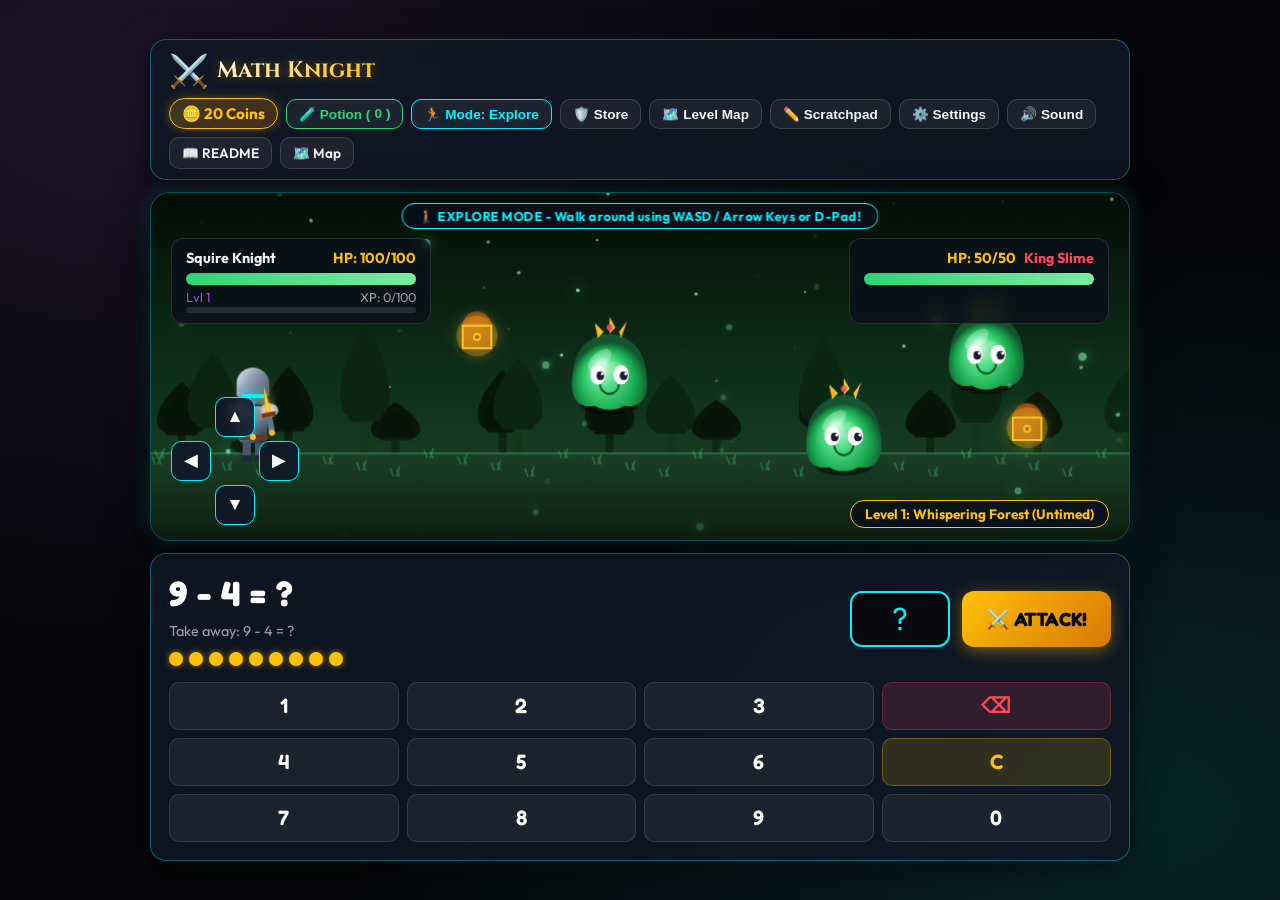
<file: game/index.html>
<!DOCTYPE html>
<html lang="en">
<head>
    <meta charset="UTF-8">
    <meta name="viewport" content="width=device-width, initial-scale=1.0">
    <meta name="description" content="Math Knight: Quest for the Golden Chest - Free-roaming RPG math game with 10 Shop Equipment Items, Active Abilities, Realistic Non-Blocky Villains, Gold Economy, and 8 levels.">
    <title>Math Knight: Quest for the Golden Chest</title>
    <link rel="stylesheet" href="style.css">
</head>
<body>

    <!-- Red Hit Flash Overlay -->
    <div id="hit-flash-overlay"></div>

    <div id="app-container">
        <!-- Top Game Header -->
        <header class="game-header">
            <div class="brand-title">
                <span style="font-size: 2rem;">⚔️</span>
                <h1>Math Knight</h1>
            </div>

            <div class="header-controls">
                <!-- Gold Coin Display -->
                <div class="gold-badge" id="gold-display" title="Earn Gold Coins by solving math equations!">
                    🪙 <span id="gold-count">20</span> Coins
                </div>

                <!-- Quick Drink Potion Button -->
                <button id="btn-use-potion" class="btn-icon" style="border-color: #2ed573; color: #2ed573;" title="Drink a Healing Elixir Potion to restore 100% HP!">
                    🧪 Potion (<span id="potion-count">0</span>)
                </button>

                <button id="btn-toggle-mode" class="btn-icon" style="border-color: var(--accent-cyan); color: var(--accent-cyan);" title="Switch between Walking Exploration & Math Battle">
                    🏃 Mode: Explore
                </button>
                <button id="btn-inventory" class="btn-icon" title="Buy Knight Armor Equipment & Potions in the Store!">
                    🛡️ Store
                </button>
                <button id="btn-world-map" class="btn-icon" title="View 8 World Levels Map">
                    🗺️ Level Map
                </button>
                <button id="btn-scratchpad-toggle" class="btn-icon" title="Toggle Scratchpad Workspace">
                    ✏️ Scratchpad
                </button>
                <button id="btn-settings" class="btn-icon" title="Game Settings">
                    ⚙️ Settings
                </button>
                <button id="btn-audio" class="btn-icon" title="Toggle Audio Sound Effects">
                    🔊 Sound
                </button>
                <a href="README.html" class="btn-icon" target="_blank" title="View Game README Documentation">
                    📖 README
                </a>
                <a href="map.html" class="btn-icon" target="_blank" title="View Architecture Project Map">
                    🗺️ Map
                </a>
            </div>
        </header>

        <!-- Battle & Exploration Canvas Card -->
        <section class="arena-card">
            <canvas id="battle-canvas" width="960" height="340"></canvas>

            <!-- Mode Indicator Overlay -->
            <div id="mode-banner" class="mode-banner">
                🚶 EXPLORE MODE - Walk around using WASD / Arrow Keys or D-Pad!
            </div>

            <!-- Status Overlays -->
            <div class="battle-overlay">
                <!-- Knight Status -->
                <div class="fighter-status">
                    <div class="fighter-name">
                        <span id="knight-title">Squire Knight</span>
                        <span id="knight-hp-text" class="fighter-level">HP: 100/100</span>
                    </div>
                    <div class="bar-container">
                        <div id="knight-hp-bar" class="bar-fill hp-fill" style="width: 100%;"></div>
                    </div>
                    <div style="margin-top: 4px; display: flex; justify-content: space-between; font-size: 0.8rem;">
                        <span style="color: var(--accent-purple);" id="knight-level-num">Lvl 1 Novice</span>
                        <span style="color: var(--text-muted);" id="knight-xp-text">XP: 0/100</span>
                    </div>
                    <div class="bar-container" style="height: 6px; margin-top: 2px;">
                        <div id="knight-xp-bar" class="bar-fill xp-fill" style="width: 0%;"></div>
                    </div>
                </div>

                <!-- Creature Enemy Status -->
                <div class="fighter-status" id="enemy-status-card" style="text-align: right;">
                    <div class="fighter-name" style="justify-content: flex-end; gap: 8px;">
                        <span id="enemy-hp-text" class="fighter-level">HP: 50/50</span>
                        <span id="enemy-name" style="color: var(--accent-red);">King Slime</span>
                    </div>
                    <div class="bar-container">
                        <div id="enemy-hp-bar" class="bar-fill hp-fill" style="width: 100%;"></div>
                    </div>
                </div>
            </div>

            <!-- Virtual D-Pad Overlay for Walking Controls -->
            <div id="virtual-dpad" class="dpad-container">
                <button class="btn-dpad dpad-up" id="dpad-u">▲</button>
                <button class="btn-dpad dpad-left" id="dpad-l">◀</button>
                <button class="btn-dpad dpad-right" id="dpad-r">▶</button>
                <button class="btn-dpad dpad-down" id="dpad-d">▼</button>
            </div>

            <!-- Current Level Badge -->
            <div class="level-badge" id="level-badge">
                Level 1: Whispering Forest (Untimed)
            </div>
        </section>

        <!-- Countdown Timer Bar (Activated for Timed Levels in Battle) -->
        <div id="timer-container" class="timer-container">
            <div id="timer-bar" class="timer-fill"></div>
        </div>

        <!-- Math Question & Keypad Panel -->
        <main class="math-panel" id="math-panel">
            <div class="question-box">
                <div class="question-text" id="equation-text">8 + 7 = ?</div>
                <div class="question-hint" id="equation-hint">Count the total items to power your sword!</div>
                <!-- Visual Counter Dots for 2nd Grade Learning Support -->
                <div class="visual-counters" id="visual-counters"></div>
            </div>

            <!-- Answer Display & Strike Button -->
            <div class="answer-box">
                <div class="answer-input-display" id="answer-display">?</div>
                <button id="btn-submit" class="btn-attack">⚔️ ATTACK!</button>
            </div>

            <!-- On-Screen Keypad -->
            <div class="keypad-grid">
                <button class="btn-key" data-key="1">1</button>
                <button class="btn-key" data-key="2">2</button>
                <button class="btn-key" data-key="3">3</button>
                <button class="btn-key action-del" data-key="del">⌫</button>

                <button class="btn-key" data-key="4">4</button>
                <button class="btn-key" data-key="5">5</button>
                <button class="btn-key" data-key="6">6</button>
                <button class="btn-key action-clear" data-key="clear">C</button>

                <button class="btn-key" data-key="7">7</button>
                <button class="btn-key" data-key="8">8</button>
                <button class="btn-key" data-key="9">9</button>
                <button class="btn-key" data-key="0">0</button>
            </div>
        </main>

        <!-- Collapsible Math Scratchpad Workspace -->
        <section id="scratchpad-section" class="scratchpad-container">
            <div class="scratchpad-toolbar">
                <span class="scratchpad-title">✏️ Math Scratchpad - Draw & Calculate Here</span>
                <div style="display: flex; gap: 8px;">
                    <button id="btn-scratch-clear" class="btn-icon" style="padding: 4px 10px; font-size: 0.85rem;">Clear Drawing</button>
                </div>
            </div>
            <canvas id="scratch-canvas" width="920" height="180"></canvas>
        </section>
    </div>

    <!-- Level Map Modal (12 Levels) -->
    <div id="modal-map" class="modal-overlay">
        <div class="modal-card">
            <div class="modal-header">
                <h2>🗺️ Math Knight World Campaign (12 Levels)</h2>
                <button class="btn-close" data-close="modal-map">&times;</button>
            </div>

            <div class="level-map-grid" id="level-map-grid">
                <!-- Level cards rendered dynamically via JS -->
            </div>
        </div>
    </div>

    <!-- Settings Modal -->
    <div id="modal-settings" class="modal-overlay">
        <div class="modal-card">
            <div class="modal-header">
                <h2>⚙️ Game Settings</h2>
                <button class="btn-close" data-close="modal-settings">&times;</button>
            </div>

            <div class="setting-group">
                <label class="setting-label">Math Operations (2nd Grade Level):</label>
                <div class="checkbox-group">
                    <label class="checkbox-item">
                        <input type="checkbox" id="opt-add" checked>
                        <span>➕ Addition (e.g. 9 + 6, 25 + 14)</span>
                    </label>
                    <label class="checkbox-item">
                        <input type="checkbox" id="opt-sub" checked>
                        <span>➖ Subtraction (e.g. 15 - 8, 40 - 18)</span>
                    </label>
                    <label class="checkbox-item">
                        <input type="checkbox" id="opt-arrays" checked>
                        <span>📦 Groups & Word Problems (Levels 7-8)</span>
                    </label>
                </div>
            </div>

            <div class="setting-group" style="margin-top: 10px;">
                <button id="btn-reset-game" class="btn-icon" style="background: rgba(255, 71, 87, 0.2); border-color: red; color: #ff4757; width: 100%; justify-content: center; padding: 12px;">
                    🔄 Reset Knight Progress
                </button>
            </div>
        </div>
    </div>

    <!-- Knight Armor & Gear Shop Modal with 15 Items -->
    <div id="modal-inventory" class="modal-overlay">
        <div class="modal-card" style="max-width: 760px;">
            <div class="modal-header">
                <h2>🛡️ Knight Store (15 Equipment Items & Potions)</h2>
                <button class="btn-close" data-close="modal-inventory">&times;</button>
            </div>

            <p style="color: var(--accent-cyan); font-size: 0.95rem;">Solve math equations to earn 🪙 Gold Coins! Equip weapons, armor, rings, boots, and potions!</p>
            <div id="shop-message" style="color: #2ed573; font-weight: bold; font-size: 0.95rem; min-height: 20px; margin-bottom: 8px;"></div>

            <div class="shop-grid" id="shop-grid">
                <!-- Golden Helmet -->
                <div class="shop-card" id="shop-helmet">
                    <div class="shop-card-header">
                        <div class="shop-icon">🪖</div>
                        <div class="shop-title">
                            <h4>Golden Helmet</h4>
                            <p>+20 HP & <strong>Holy Aura</strong> (+5 HP Regen on correct answer!)</p>
                        </div>
                    </div>
                    <button class="btn-buy" id="buy-helmet" onclick="buyArmor('helmet', 50, 20, 0)">Buy for 50 🪙</button>
                </div>

                <!-- Flaming Sword -->
                <div class="shop-card" id="shop-sword">
                    <div class="shop-card-header">
                        <div class="shop-icon">⚔️</div>
                        <div class="shop-title">
                            <h4>Flaming Sword</h4>
                            <p>+15 Damage & <strong>Fireball Slash</strong> (+5 Burn Damage!)</p>
                        </div>
                    </div>
                    <button class="btn-buy" id="buy-sword" onclick="buyArmor('sword', 80, 0, 15)">Buy for 80 🪙</button>
                </div>

                <!-- Swift Boots -->
                <div class="shop-card" id="shop-boots">
                    <div class="shop-card-header">
                        <div class="shop-icon">👢</div>
                        <div class="shop-title">
                            <h4>Swift Boots of Speed</h4>
                            <p>+10 HP & <strong>Dash Step</strong> (+3 Walking Speed in Explore!)</p>
                        </div>
                    </div>
                    <button class="btn-buy" id="buy-boots" onclick="buyArmor('boots', 60, 10, 0)">Buy for 60 🪙</button>
                </div>

                <!-- Elixir of Full Healing -->
                <div class="shop-card" id="shop-potion">
                    <div class="shop-card-header">
                        <div class="shop-icon">🧪</div>
                        <div class="shop-title">
                            <h4>Elixir of Full Healing</h4>
                            <p><strong>Instant Revitalize</strong> (Restores HP to 100% Full Health or adds to Potion Inventory!)</p>
                        </div>
                    </div>
                    <button class="btn-buy" id="buy-potion" onclick="buyArmor('potion', 40, 0, 0)">Buy Potion for 40 🪙</button>
                </div>

                <!-- Dragon Shield -->
                <div class="shop-card" id="shop-shield">
                    <div class="shop-card-header">
                        <div class="shop-icon">🛡️</div>
                        <div class="shop-title">
                            <h4>Dragon Shield</h4>
                            <p><strong>Shield Deflect</strong> (Blocks 50% damage & reflects 10 DMG to enemy!)</p>
                        </div>
                    </div>
                    <button class="btn-buy" id="buy-shield" onclick="buyArmor('shield', 100, 0, 0)">Buy for 100 🪙</button>
                </div>

                <!-- Ring of Fortune -->
                <div class="shop-card" id="shop-ring">
                    <div class="shop-card-header">
                        <div class="shop-icon">💍</div>
                        <div class="shop-title">
                            <h4>Ring of Fortune</h4>
                            <p><strong>Fortune's Blessing</strong> (+50% Bonus XP & +5 Extra Gold per equation!)</p>
                        </div>
                    </div>
                    <button class="btn-buy" id="buy-ring" onclick="buyArmor('ring', 120, 0, 0)">Buy for 120 🪙</button>
                </div>

                <!-- Enchanted Cloak -->
                <div class="shop-card" id="shop-cloak">
                    <div class="shop-card-header">
                        <div class="shop-icon">🧥</div>
                        <div class="shop-title">
                            <h4>Enchanted Cloak</h4>
                            <p><strong>Time Warp</strong> (+5s extra timer & +2 Walking Speed!)</p>
                        </div>
                    </div>
                    <button class="btn-buy" id="buy-cloak" onclick="buyArmor('cloak', 150, 0, 0)">Buy for 150 🪙</button>
                </div>

                <!-- Frost Hammer -->
                <div class="shop-card" id="shop-frostHammer">
                    <div class="shop-card-header">
                        <div class="shop-icon">🔨</div>
                        <div class="shop-title">
                            <h4>Frost Hammer</h4>
                            <p>+20 DMG & <strong>Glacial Freeze</strong> (Ice Shards & 30% chance to Freeze monster!)</p>
                        </div>
                    </div>
                    <button class="btn-buy" id="buy-frostHammer" onclick="buyArmor('frostHammer', 160, 0, 20)">Buy for 160 🪙</button>
                </div>

                <!-- Phoenix Amulet -->
                <div class="shop-card" id="shop-phoenixAmulet">
                    <div class="shop-card-header">
                        <div class="shop-icon">🪶</div>
                        <div class="shop-title">
                            <h4>Phoenix Amulet</h4>
                            <p>+15 HP & <strong>Phoenix Wings</strong> (Flame Wings & Auto-Revive 50% HP once per level!)</p>
                        </div>
                    </div>
                    <button class="btn-buy" id="buy-phoenixAmulet" onclick="buyArmor('phoenixAmulet', 175, 15, 0)">Buy for 175 🪙</button>
                </div>

                <!-- Thunder Blade Upgrade -->
                <div class="shop-card" id="shop-thunderBlade">
                    <div class="shop-card-header">
                        <div class="shop-icon">⚡</div>
                        <div class="shop-title">
                            <h4>Thunder Blade Upgrade</h4>
                            <p><strong>Lightning Strike</strong> (+25 Bonus Lightning Damage!)</p>
                        </div>
                    </div>
                    <button class="btn-buy" id="buy-thunderBlade" onclick="buyArmor('thunderBlade', 180, 0, 25)">Buy for 180 🪙</button>
                </div>

                <!-- Vorpal Dagger -->
                <div class="shop-card" id="shop-vorpalDagger">
                    <div class="shop-card-header">
                        <div class="shop-icon">🗡️</div>
                        <div class="shop-title">
                            <h4>Vorpal Dagger</h4>
                            <p>+30 DMG & <strong>Triple Blade Burst</strong> (25% chance for 3-hit slash combo!)</p>
                        </div>
                    </div>
                    <button class="btn-buy" id="buy-vorpalDagger" onclick="buyArmor('vorpalDagger', 210, 0, 30)">Buy for 210 🪙</button>
                </div>

                <!-- Astral Ring of Wisdom -->
                <div class="shop-card" id="shop-astralRing">
                    <div class="shop-card-header">
                        <div class="shop-icon">🔮</div>
                        <div class="shop-title">
                            <h4>Astral Ring of Wisdom</h4>
                            <p>+30 HP & <strong>Mind Focus</strong> (+100% XP & auto-hint guidance!)</p>
                        </div>
                    </div>
                    <button class="btn-buy" id="buy-astralRing" onclick="buyArmor('astralRing', 230, 30, 0)">Buy for 230 🪙</button>
                </div>

                <!-- Victory Crown -->
                <div class="shop-card" id="shop-crown" style="grid-column: span 2;">
                    <div class="shop-card-header">
                        <div class="shop-icon">👑</div>
                        <div class="shop-title">
                            <h4>Legendary Victory Crown</h4>
                            <p>+50 HP, <strong>2x Gold Coins</strong> & <strong>Royal Smite</strong> (15% chance for 100 Critical DMG!)</p>
                        </div>
                    </div>
                    <button class="btn-buy" id="buy-crown" onclick="buyArmor('crown', 200, 50, 0)">Buy for 200 🪙</button>
                </div>

                <!-- Sacred Aegis Armor -->
                <div class="shop-card" id="shop-aegisArmor" style="grid-column: span 2;">
                    <div class="shop-card-header">
                        <div class="shop-icon">🛡️</div>
                        <div class="shop-title">
                            <h4>Paladin's Sacred Aegis Armor</h4>
                            <p>+60 Max HP & <strong>Divine Invulnerability</strong> (20% chance to absorb ALL monster damage!)</p>
                        </div>
                    </div>
                    <button class="btn-buy" id="buy-aegisArmor" onclick="buyArmor('aegisArmor', 250, 60, 0)">Buy for 250 🪙</button>
                </div>

                <!-- Infinity Titan Scepter -->
                <div class="shop-card" id="shop-titanScepter" style="grid-column: span 2;">
                    <div class="shop-card-header">
                        <div class="shop-icon">🪄</div>
                        <div class="shop-title">
                            <h4>Infinity Titan Scepter</h4>
                            <p>+45 DMG & <strong>Cosmic Cataclysm</strong> (Falling Meteor Shower & Starlight Explosion!)</p>
                        </div>
                    </div>
                    <button class="btn-buy" id="buy-titanScepter" onclick="buyArmor('titanScepter', 300, 0, 45)">Buy for 300 🪙</button>
                </div>
            </div>
        </div>
    </div>

    <!-- Chest Reward / Level Win Modal -->
    <div id="modal-chest" class="modal-overlay">
        <div class="modal-card chest-reward-card">
            <div class="chest-icon-large">🎁</div>
            <h2 class="reward-title" id="reward-title">Treasure Chest Unlocked!</h2>
            <p class="reward-desc" id="reward-desc">You unlocked the Golden Knight Helmet!</p>
            <button id="btn-next-level" class="btn-attack" style="margin-top: 16px; width: 100%;">
                ⚔️ ONWARD TO NEXT LEVEL!
            </button>
        </div>
    </div>

    <!-- Game Over Modal -->
    <div id="modal-gameover" class="modal-overlay">
        <div class="modal-card chest-reward-card">
            <div class="chest-icon-large">🛡️</div>
            <h2 class="reward-title" style="color: var(--accent-red);">Knight Defeated!</h2>
            <p class="reward-desc">The creature attacked and knocked you down! Try again to strike back!</p>
            <button id="btn-retry" class="btn-attack" style="margin-top: 16px; width: 100%; background: linear-gradient(135deg, #ff4757, #ff6b81);">
                🔄 RETRY LEVEL
            </button>
        </div>
    </div>

    <!-- JavaScript Scripts -->
    <script src="audio.js"></script>
    <script src="game.js"></script>
</body>
</html>
</file>
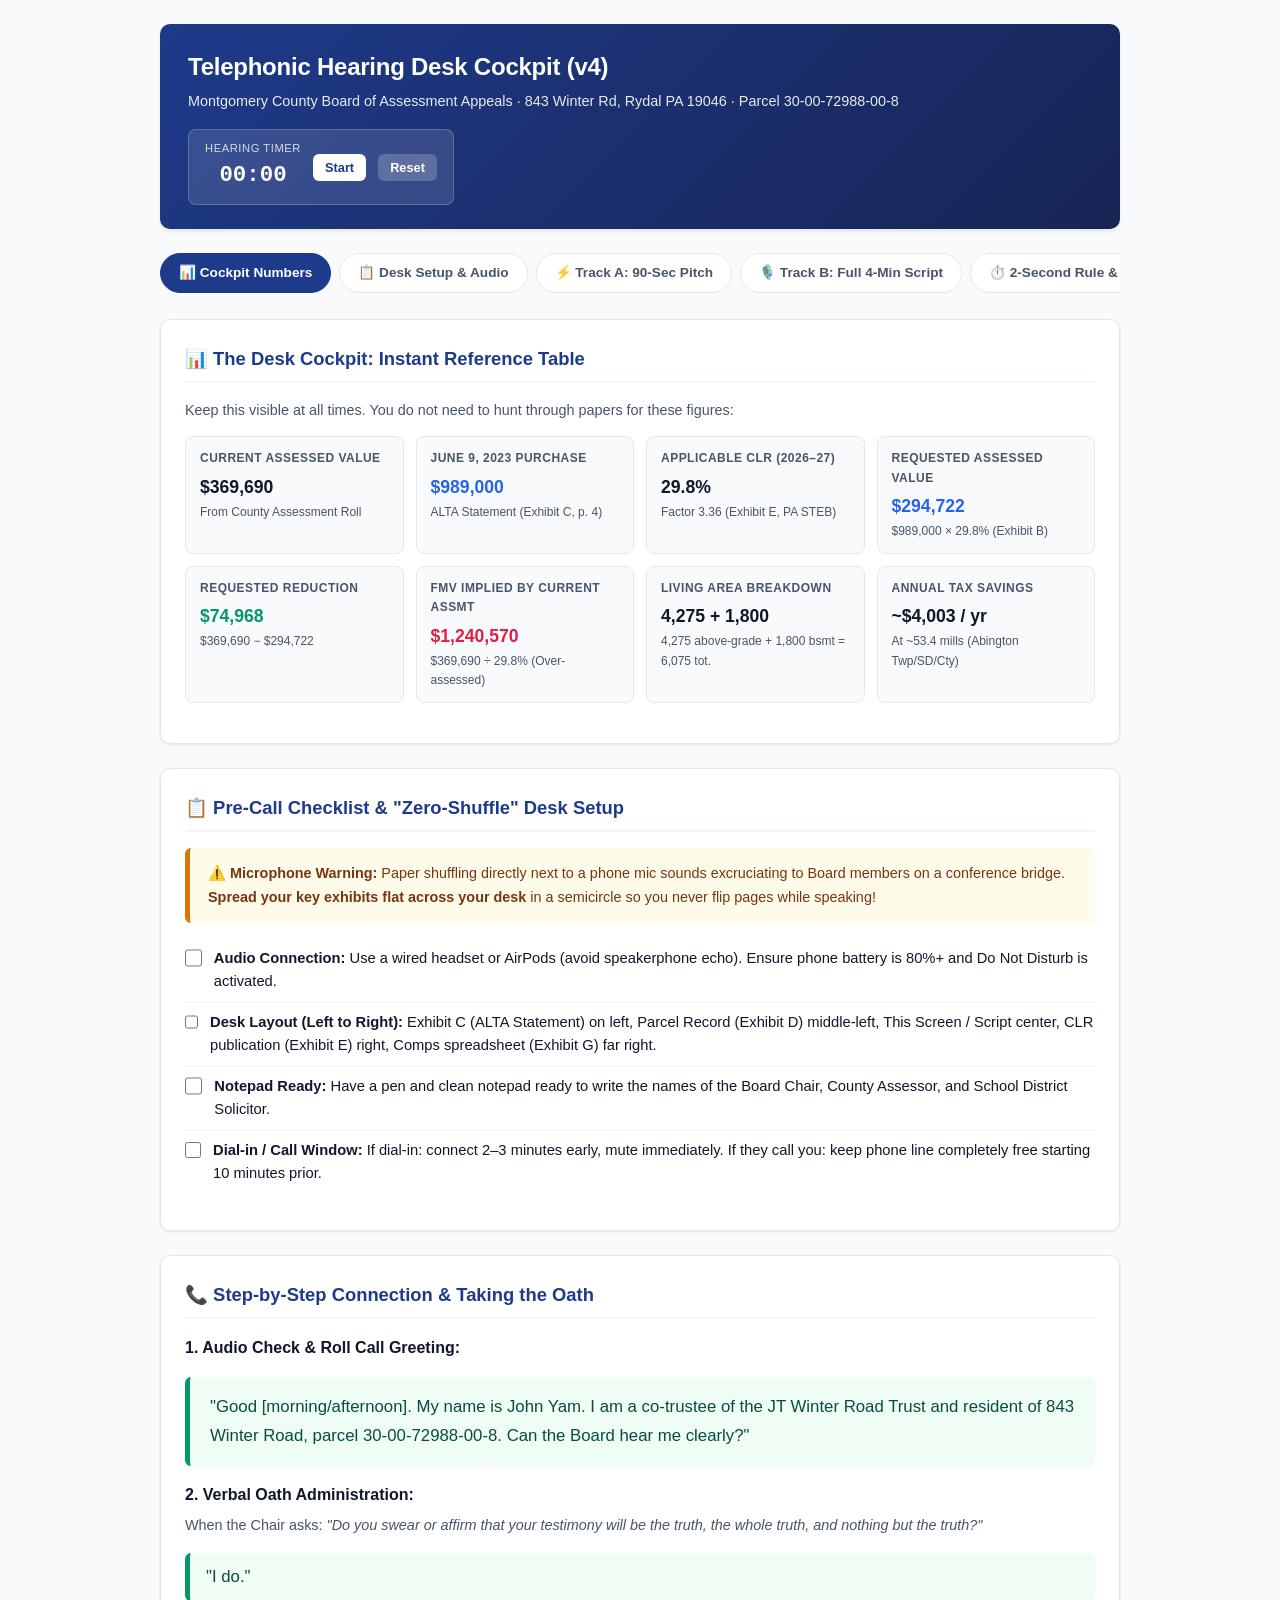
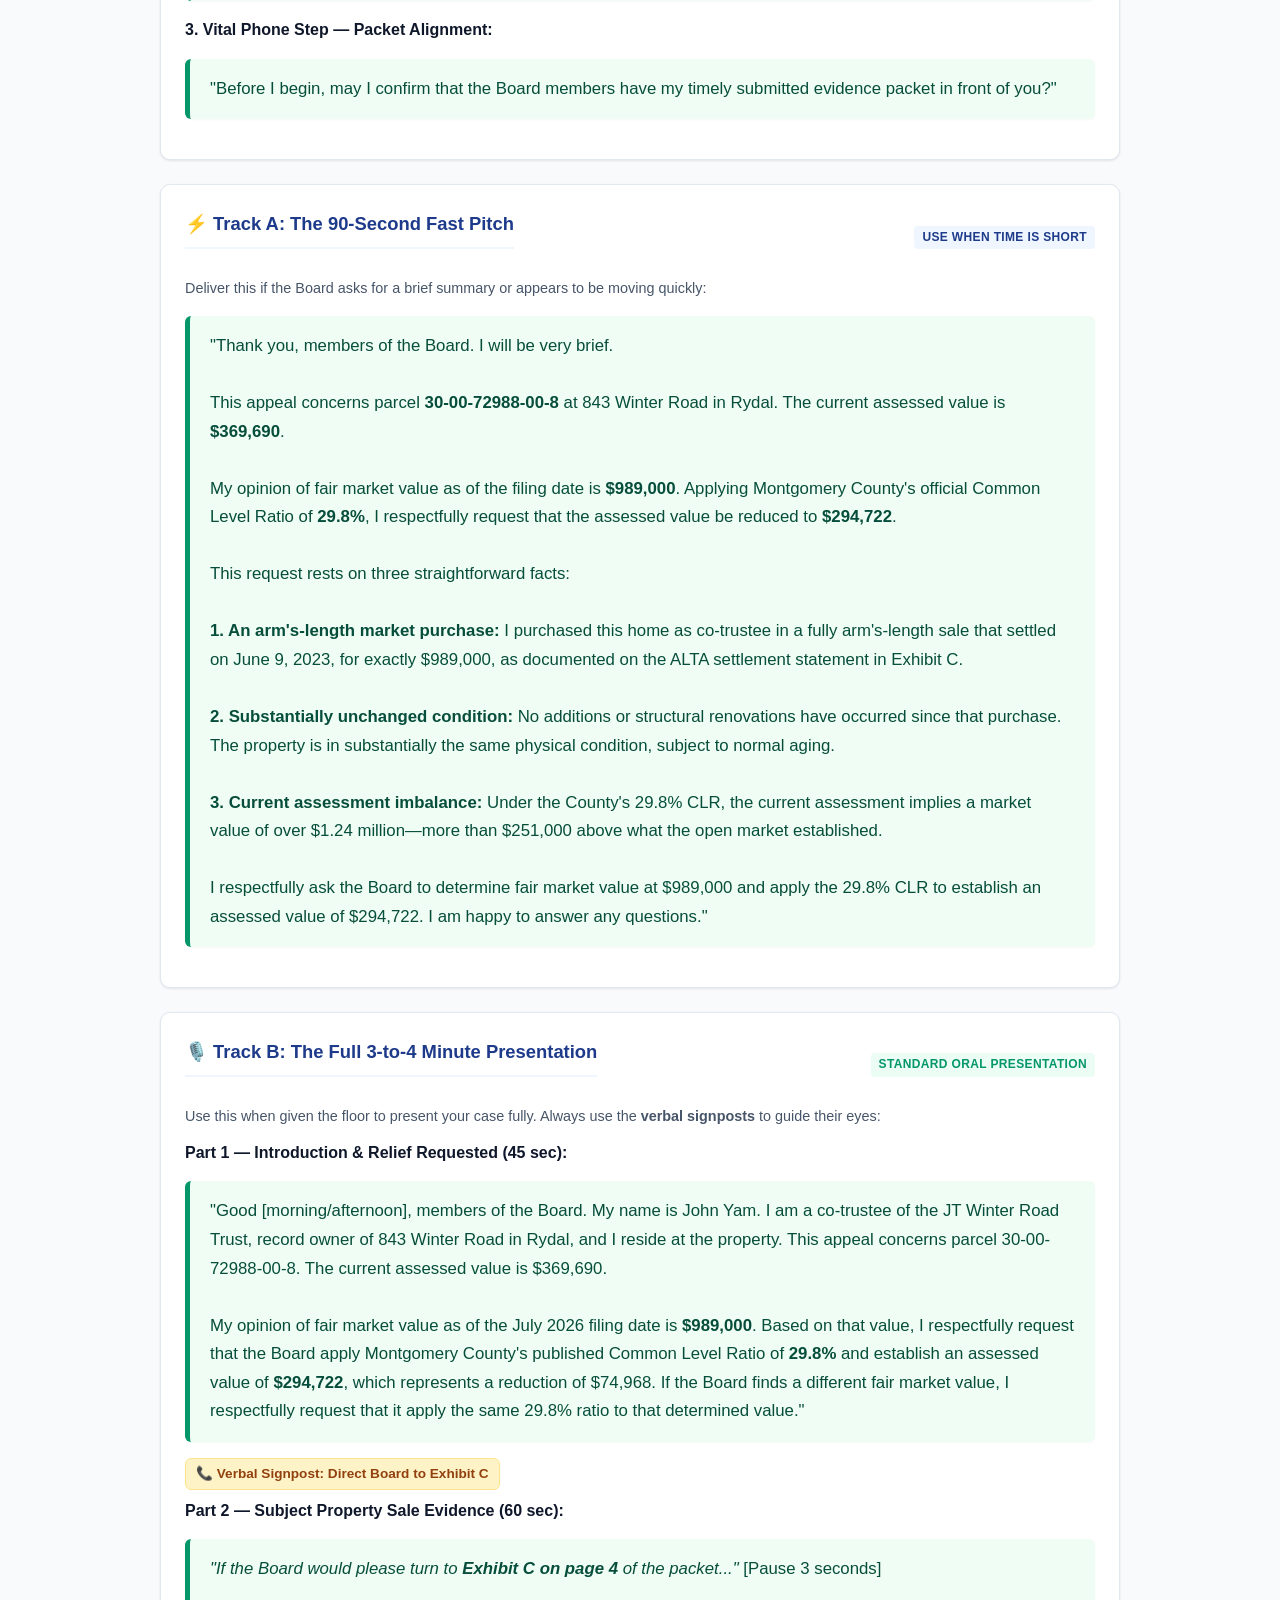
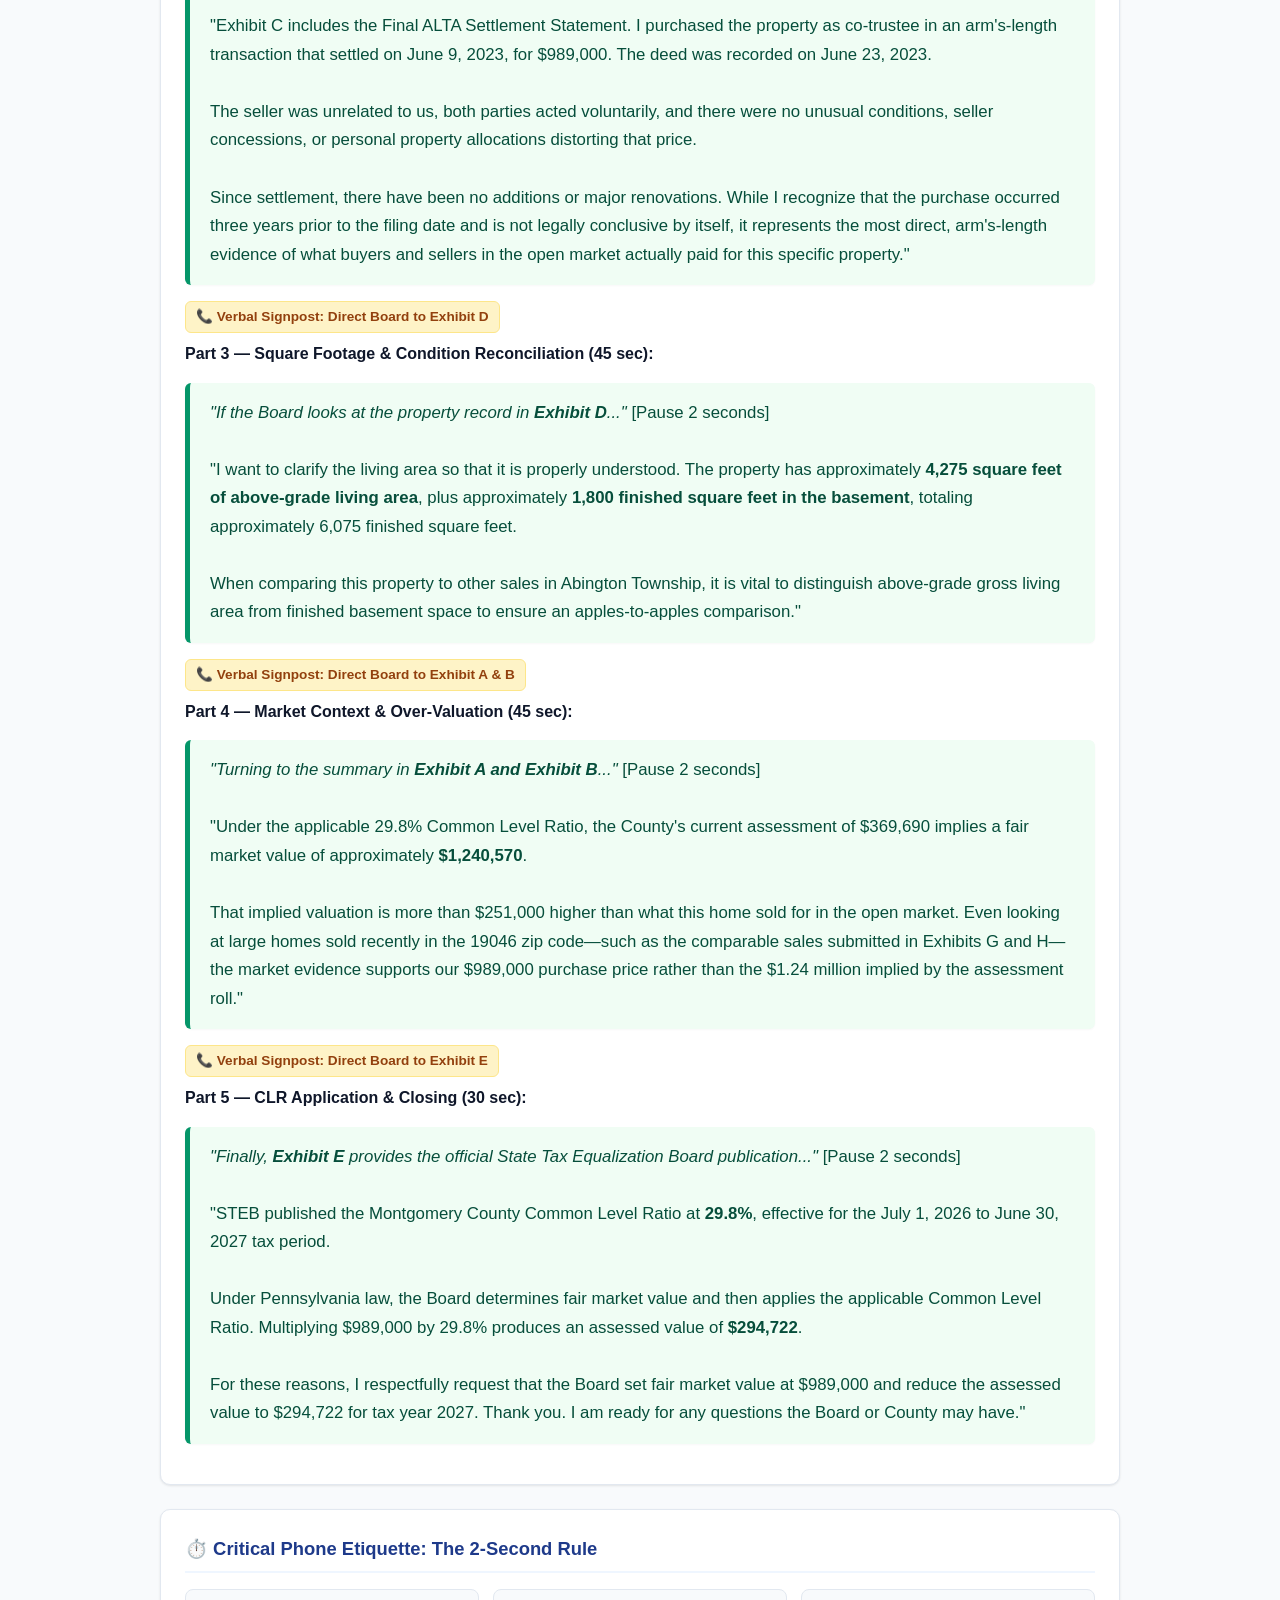
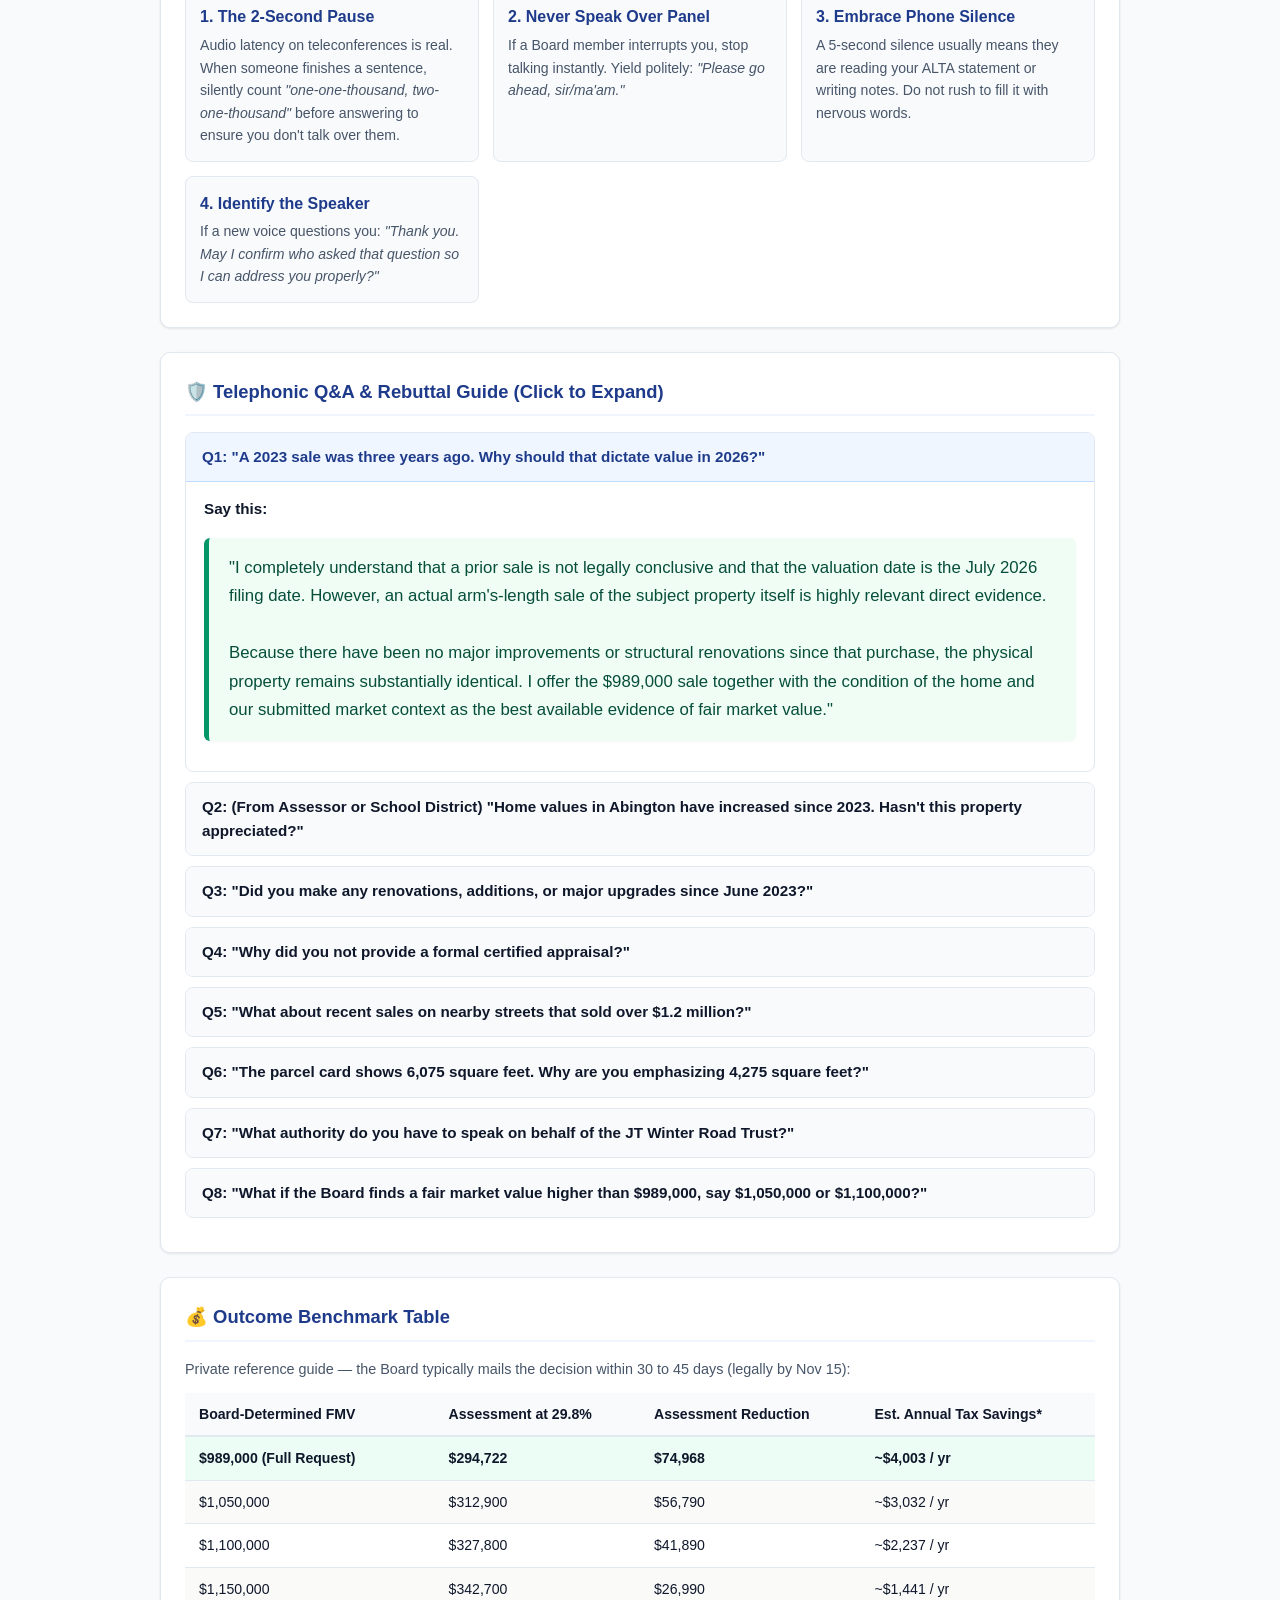
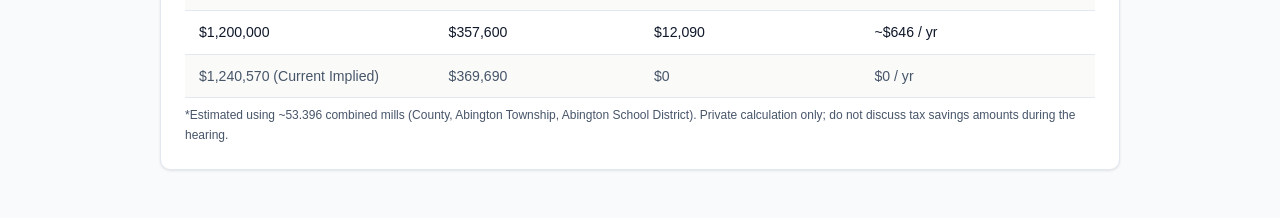
<file: Hearing_Script_843_Winter_Rd_v4_Phone.html>
<!DOCTYPE html>
<html lang="en">
<head>
  <meta charset="UTF-8" />
  <meta name="viewport" content="width=device-width, initial-scale=1.0" />
  <title>Telephonic Hearing Script & Desk Cockpit (v4) — 843 Winter Rd</title>
  <style>
    :root {
      --bg: #f8fafc;
      --surface: #ffffff;
      --border: #e2e8f0;
      --border-dark: #cbd5e1;
      --primary: #1e3a8a;
      --primary-light: #eff6ff;
      --primary-accent: #2563eb;
      --emerald: #059669;
      --emerald-light: #ecfdf5;
      --amber: #d97706;
      --amber-light: #fffbeb;
      --rose: #e11d48;
      --rose-light: #fff1f2;
      --slate-text: #0f172a;
      --muted: #475569;
      --radius: 10px;
      --shadow-sm: 0 1px 3px rgba(0,0,0,0.06), 0 1px 2px rgba(0,0,0,0.04);
      --shadow-md: 0 4px 6px -1px rgba(0,0,0,0.07), 0 2px 4px -2px rgba(0,0,0,0.05);
    }

    * { box-sizing: border-box; margin: 0; padding: 0; }
    body {
      font-family: -apple-system, BlinkMacSystemFont, "Segoe UI", Roboto, Helvetica, Arial, sans-serif;
      background: var(--bg);
      color: var(--slate-text);
      line-height: 1.6;
      padding: 24px 16px;
    }

    .container {
      max-width: 960px;
      margin: 0 auto;
    }

    /* Header & Quick Timer */
    .top-bar {
      display: flex;
      justify-content: space-between;
      align-items: center;
      flex-wrap: wrap;
      gap: 16px;
      background: linear-gradient(135deg, #1e3a8a 0%, #172554 100%);
      color: #ffffff;
      padding: 24px 28px;
      border-radius: var(--radius);
      margin-bottom: 24px;
      box-shadow: var(--shadow-md);
    }
    .top-bar h1 {
      font-size: 1.5rem;
      font-weight: 700;
      letter-spacing: -0.01em;
    }
    .top-bar p {
      font-size: 0.9rem;
      opacity: 0.9;
      margin-top: 4px;
    }
    .timer-widget {
      background: rgba(255, 255, 255, 0.12);
      border: 1px solid rgba(255, 255, 255, 0.2);
      border-radius: 8px;
      padding: 10px 16px;
      display: flex;
      align-items: center;
      gap: 12px;
    }
    .timer-display {
      font-family: "SF Mono", Menlo, Consolas, monospace;
      font-size: 1.4rem;
      font-weight: 700;
      min-width: 70px;
      text-align: center;
    }
    .btn-timer {
      background: #ffffff;
      color: var(--primary);
      border: none;
      border-radius: 6px;
      padding: 6px 12px;
      font-size: 0.8rem;
      font-weight: 700;
      cursor: pointer;
      transition: all 0.15s;
    }
    .btn-timer:hover { background: #f1f5f9; }

    /* Navigation Tabs */
    .tab-bar {
      display: flex;
      gap: 8px;
      margin-bottom: 20px;
      overflow-x: auto;
      padding-bottom: 6px;
    }
    .tab-btn {
      background: var(--surface);
      border: 1px solid var(--border);
      border-radius: 20px;
      padding: 8px 18px;
      font-size: 0.85rem;
      font-weight: 600;
      color: var(--muted);
      cursor: pointer;
      white-space: nowrap;
      transition: all 0.15s ease;
      text-decoration: none;
    }
    .tab-btn:hover {
      background: var(--primary-light);
      color: var(--primary);
      border-color: #bfdbfe;
    }
    .tab-btn.active {
      background: var(--primary);
      color: #ffffff;
      border-color: var(--primary);
    }

    /* Section Cards */
    .section-card {
      background: var(--surface);
      border: 1px solid var(--border);
      border-radius: var(--radius);
      padding: 24px;
      margin-bottom: 24px;
      box-shadow: var(--shadow-sm);
    }
    .section-card h2 {
      font-size: 1.15rem;
      font-weight: 700;
      color: var(--primary);
      margin-bottom: 16px;
      display: flex;
      align-items: center;
      gap: 8px;
      border-bottom: 2px solid var(--primary-light);
      padding-bottom: 8px;
    }

    /* Cockpit Grid */
    .cockpit-grid {
      display: grid;
      grid-template-columns: repeat(auto-fit, minmax(200px, 1fr));
      gap: 12px;
      margin-bottom: 16px;
    }
    .cockpit-cell {
      background: #f8fafc;
      border: 1px solid var(--border);
      border-radius: 8px;
      padding: 12px 14px;
    }
    .cockpit-cell .label {
      font-size: 0.75rem;
      font-weight: 600;
      color: var(--muted);
      text-transform: uppercase;
      letter-spacing: 0.04em;
    }
    .cockpit-cell .value {
      font-size: 1.1rem;
      font-weight: 700;
      color: var(--slate-text);
      margin-top: 4px;
    }
    .cockpit-cell .highlight {
      color: var(--primary-accent);
    }
    .cockpit-cell .subtext {
      font-size: 0.75rem;
      color: var(--muted);
      margin-top: 2px;
    }

    /* Verbal Speech Blocks */
    .say-box {
      background: #f0fdf4;
      border-left: 5px solid var(--emerald);
      border-radius: 6px;
      padding: 16px 20px;
      margin: 16px 0;
      font-size: 1.05rem;
      line-height: 1.7;
      color: #064e3b;
      box-shadow: 0 1px 2px rgba(0,0,0,0.03);
    }
    .say-box strong {
      color: #064e3b;
    }

    /* Cue callout */
    .verbal-cue {
      display: inline-flex;
      align-items: center;
      gap: 6px;
      background: #fef3c7;
      border: 1px solid #fde68a;
      color: #92400e;
      padding: 4px 10px;
      border-radius: 6px;
      font-size: 0.85rem;
      font-weight: 700;
      margin-bottom: 8px;
    }

    .warning-box {
      background: var(--amber-light);
      border-left: 5px solid var(--amber);
      border-radius: 6px;
      padding: 14px 18px;
      margin: 16px 0;
      font-size: 0.9rem;
      color: #78350f;
    }

    /* Checklists */
    .checklist {
      list-style: none;
      margin: 12px 0;
    }
    .checklist li {
      padding: 8px 0;
      display: flex;
      align-items: flex-start;
      gap: 12px;
      border-bottom: 1px solid #f1f5f9;
      font-size: 0.92rem;
    }
    .checklist li:last-child { border-bottom: none; }
    .checklist input[type="checkbox"] {
      width: 18px;
      height: 18px;
      accent-color: var(--primary);
      margin-top: 2px;
      cursor: pointer;
    }

    /* Q&A Accordion */
    details {
      border: 1px solid var(--border);
      border-radius: 8px;
      margin-bottom: 10px;
      background: var(--surface);
      overflow: hidden;
    }
    summary {
      font-weight: 600;
      font-size: 0.95rem;
      padding: 12px 16px;
      background: #f8fafc;
      cursor: pointer;
      display: flex;
      align-items: center;
      justify-content: space-between;
      user-select: none;
    }
    summary:hover {
      background: #f1f5f9;
    }
    details[open] summary {
      background: var(--primary-light);
      color: var(--primary);
      border-bottom: 1px solid #bfdbfe;
    }
    .qa-content {
      padding: 14px 18px;
      font-size: 0.95rem;
      line-height: 1.65;
    }

    /* Table */
    table {
      width: 100%;
      border-collapse: collapse;
      font-size: 0.88rem;
      margin-top: 12px;
    }
    th {
      background: #f8fafc;
      color: var(--slate-text);
      font-weight: 600;
      text-align: left;
      padding: 10px 14px;
      border-bottom: 2px solid var(--border);
    }
    td {
      padding: 10px 14px;
      border-bottom: 1px solid var(--border);
      vertical-align: middle;
    }
    tr:nth-child(even) td { background: #fafaf9; }

    /* Badges */
    .badge {
      display: inline-block;
      padding: 2px 8px;
      border-radius: 4px;
      font-size: 0.75rem;
      font-weight: 700;
      text-transform: uppercase;
      letter-spacing: 0.03em;
    }
    .badge-primary { background: var(--primary-light); color: var(--primary); }
    .badge-green { background: var(--emerald-light); color: var(--emerald); }
    .badge-amber { background: var(--amber-light); color: var(--amber); }

    /* Print styles */
    @media print {
      body { background: #fff; padding: 0; }
      .container { max-width: 100%; }
      .top-bar { background: none; color: #000; padding: 0; box-shadow: none; border-bottom: 2px solid #000; }
      .timer-widget, .tab-bar, .btn-timer { display: none; }
      .section-card { box-shadow: none; border: 1px solid #ccc; page-break-inside: avoid; }
      .say-box { background: #f9f9f9; color: #000; border-left: 4px solid #333; }
      details { border: 1px solid #ddd; }
      details[open] summary { background: #eee; color: #000; }
    }
  </style>
</head>
<body>
<div class="container">

  <!-- Top Bar with Live Stopwatch -->
  <div class="top-bar">
    <div>
      <h1>Telephonic Hearing Desk Cockpit (v4)</h1>
      <p>Montgomery County Board of Assessment Appeals · 843 Winter Rd, Rydal PA 19046 · Parcel 30-00-72988-00-8</p>
    </div>
    <div class="timer-widget">
      <div>
        <div style="font-size: 0.7rem; text-transform: uppercase; letter-spacing: 0.05em; opacity: 0.8;">Hearing Timer</div>
        <div class="timer-display" id="time-display">00:00</div>
      </div>
      <button class="btn-timer" id="timer-toggle-btn" onclick="toggleTimer()">Start</button>
      <button class="btn-timer" style="background: rgba(255,255,255,0.2); color: #fff;" onclick="resetTimer()">Reset</button>
    </div>
  </div>

  <!-- Navigation Quick Tabs -->
  <div class="tab-bar">
    <a href="#cockpit" class="tab-btn active">📊 Cockpit Numbers</a>
    <a href="#prep-checklist" class="tab-btn">📋 Desk Setup & Audio</a>
    <a href="#track-a" class="tab-btn">⚡ Track A: 90-Sec Pitch</a>
    <a href="#track-b" class="tab-btn">🎙️ Track B: Full 4-Min Script</a>
    <a href="#rules" class="tab-btn">⏱️ 2-Second Rule & Decorum</a>
    <a href="#rebuttals" class="tab-btn">🛡️ Phone Q&amp;A Rebuttals</a>
    <a href="#outcomes" class="tab-btn">💰 Outcome Benchmark</a>
  </div>

  <!-- Section 1: Cockpit Numbers -->
  <div class="section-card" id="cockpit">
    <h2>📊 The Desk Cockpit: Instant Reference Table</h2>
    <p style="font-size: 0.9rem; color: var(--muted); margin-bottom: 14px;">Keep this visible at all times. You do not need to hunt through papers for these figures:</p>
    
    <div class="cockpit-grid">
      <div class="cockpit-cell">
        <div class="label">Current Assessed Value</div>
        <div class="value">$369,690</div>
        <div class="subtext">From County Assessment Roll</div>
      </div>
      <div class="cockpit-cell">
        <div class="label">June 9, 2023 Purchase</div>
        <div class="value highlight">$989,000</div>
        <div class="subtext">ALTA Statement (Exhibit C, p. 4)</div>
      </div>
      <div class="cockpit-cell">
        <div class="label">Applicable CLR (2026–27)</div>
        <div class="value">29.8%</div>
        <div class="subtext">Factor 3.36 (Exhibit E, PA STEB)</div>
      </div>
      <div class="cockpit-cell">
        <div class="label">Requested Assessed Value</div>
        <div class="value highlight">$294,722</div>
        <div class="subtext">$989,000 × 29.8% (Exhibit B)</div>
      </div>
      <div class="cockpit-cell">
        <div class="label">Requested Reduction</div>
        <div class="value" style="color: var(--emerald);">$74,968</div>
        <div class="subtext">$369,690 − $294,722</div>
      </div>
      <div class="cockpit-cell">
        <div class="label">FMV Implied by Current Assmt</div>
        <div class="value" style="color: var(--rose);">$1,240,570</div>
        <div class="subtext">$369,690 ÷ 29.8% (Over-assessed)</div>
      </div>
      <div class="cockpit-cell">
        <div class="label">Living Area Breakdown</div>
        <div class="value">4,275 + 1,800</div>
        <div class="subtext">4,275 above-grade + 1,800 bsmt = 6,075 tot.</div>
      </div>
      <div class="cockpit-cell">
        <div class="label">Annual Tax Savings</div>
        <div class="value">~$4,003 / yr</div>
        <div class="subtext">At ~53.4 mills (Abington Twp/SD/Cty)</div>
      </div>
    </div>
  </div>

  <!-- Section 2: Pre-Call Checklist -->
  <div class="section-card" id="prep-checklist">
    <h2>📋 Pre-Call Checklist &amp; "Zero-Shuffle" Desk Setup</h2>
    
    <div class="warning-box">
      ⚠️ <strong>Microphone Warning:</strong> Paper shuffling directly next to a phone mic sounds excruciating to Board members on a conference bridge. <strong>Spread your key exhibits flat across your desk</strong> in a semicircle so you never flip pages while speaking!
    </div>

    <ul class="checklist">
      <li>
        <input type="checkbox" id="c1">
        <label for="c1"><strong>Audio Connection:</strong> Use a wired headset or AirPods (avoid speakerphone echo). Ensure phone battery is 80%+ and Do Not Disturb is activated.</label>
      </li>
      <li>
        <input type="checkbox" id="c2">
        <label for="c2"><strong>Desk Layout (Left to Right):</strong> Exhibit C (ALTA Statement) on left, Parcel Record (Exhibit D) middle-left, This Screen / Script center, CLR publication (Exhibit E) right, Comps spreadsheet (Exhibit G) far right.</label>
      </li>
      <li>
        <input type="checkbox" id="c3">
        <label for="c3"><strong>Notepad Ready:</strong> Have a pen and clean notepad ready to write the names of the Board Chair, County Assessor, and School District Solicitor.</label>
      </li>
      <li>
        <input type="checkbox" id="c4">
        <label for="c4"><strong>Dial-in / Call Window:</strong> If dial-in: connect 2–3 minutes early, mute immediately. If they call you: keep phone line completely free starting 10 minutes prior.</label>
      </li>
    </ul>
  </div>

  <!-- Section 3: Connection & Oath -->
  <div class="section-card">
    <h2>📞 Step-by-Step Connection &amp; Taking the Oath</h2>
    
    <p><strong>1. Audio Check &amp; Roll Call Greeting:</strong></p>
    <div class="say-box">
      "Good [morning/afternoon]. My name is John Yam. I am a co-trustee of the JT Winter Road Trust and resident of 843 Winter Road, parcel 30-00-72988-00-8. Can the Board hear me clearly?"
    </div>

    <p><strong>2. Verbal Oath Administration:</strong></p>
    <p style="font-size:0.9rem; color:var(--muted); margin: 6px 0;">When the Chair asks: <em>"Do you swear or affirm that your testimony will be the truth, the whole truth, and nothing but the truth?"</em></p>
    <div class="say-box" style="padding: 10px 16px;">
      "I do."
    </div>

    <p><strong>3. Vital Phone Step — Packet Alignment:</strong></p>
    <div class="say-box">
      "Before I begin, may I confirm that the Board members have my timely submitted evidence packet in front of you?"
    </div>
  </div>

  <!-- Section 4: Track A -->
  <div class="section-card" id="track-a">
    <div style="display:flex; justify-content:space-between; align-items:center; margin-bottom:12px;">
      <h2>⚡ Track A: The 90-Second Fast Pitch</h2>
      <span class="badge badge-primary">Use when time is short</span>
    </div>
    <p style="font-size:0.9rem; color:var(--muted); margin-bottom:12px;">Deliver this if the Board asks for a brief summary or appears to be moving quickly:</p>

    <div class="say-box">
      "Thank you, members of the Board. I will be very brief.<br><br>
      This appeal concerns parcel <strong>30-00-72988-00-8</strong> at 843 Winter Road in Rydal. The current assessed value is <strong>$369,690</strong>.<br><br>
      My opinion of fair market value as of the filing date is <strong>$989,000</strong>. Applying Montgomery County's official Common Level Ratio of <strong>29.8%</strong>, I respectfully request that the assessed value be reduced to <strong>$294,722</strong>.<br><br>
      This request rests on three straightforward facts:<br><br>
      <strong>1. An arm's-length market purchase:</strong> I purchased this home as co-trustee in a fully arm's-length sale that settled on June 9, 2023, for exactly $989,000, as documented on the ALTA settlement statement in Exhibit C.<br><br>
      <strong>2. Substantially unchanged condition:</strong> No additions or structural renovations have occurred since that purchase. The property is in substantially the same physical condition, subject to normal aging.<br><br>
      <strong>3. Current assessment imbalance:</strong> Under the County's 29.8% CLR, the current assessment implies a market value of over $1.24 million—more than $251,000 above what the open market established.<br><br>
      I respectfully ask the Board to determine fair market value at $989,000 and apply the 29.8% CLR to establish an assessed value of $294,722. I am happy to answer any questions."
    </div>
  </div>

  <!-- Section 5: Track B -->
  <div class="section-card" id="track-b">
    <div style="display:flex; justify-content:space-between; align-items:center; margin-bottom:12px;">
      <h2>🎙️ Track B: The Full 3-to-4 Minute Presentation</h2>
      <span class="badge badge-green">Standard Oral Presentation</span>
    </div>
    <p style="font-size:0.9rem; color:var(--muted); margin-bottom:12px;">Use this when given the floor to present your case fully. Always use the <strong>verbal signposts</strong> to guide their eyes:</p>

    <p><strong>Part 1 — Introduction &amp; Relief Requested (45 sec):</strong></p>
    <div class="say-box">
      "Good [morning/afternoon], members of the Board. My name is John Yam. I am a co-trustee of the JT Winter Road Trust, record owner of 843 Winter Road in Rydal, and I reside at the property. This appeal concerns parcel 30-00-72988-00-8. The current assessed value is $369,690.<br><br>
      My opinion of fair market value as of the July 2026 filing date is <strong>$989,000</strong>. Based on that value, I respectfully request that the Board apply Montgomery County's published Common Level Ratio of <strong>29.8%</strong> and establish an assessed value of <strong>$294,722</strong>, which represents a reduction of $74,968. If the Board finds a different fair market value, I respectfully request that it apply the same 29.8% ratio to that determined value."
    </div>

    <div class="verbal-cue">📞 Verbal Signpost: Direct Board to Exhibit C</div>
    <p><strong>Part 2 — Subject Property Sale Evidence (60 sec):</strong></p>
    <div class="say-box">
      <em>"If the Board would please turn to <strong>Exhibit C on page 4</strong> of the packet..."</em> [Pause 3 seconds]<br><br>
      "Exhibit C includes the Final ALTA Settlement Statement. I purchased the property as co-trustee in an arm's-length transaction that settled on June 9, 2023, for $989,000. The deed was recorded on June 23, 2023.<br><br>
      The seller was unrelated to us, both parties acted voluntarily, and there were no unusual conditions, seller concessions, or personal property allocations distorting that price.<br><br>
      Since settlement, there have been no additions or major renovations. While I recognize that the purchase occurred three years prior to the filing date and is not legally conclusive by itself, it represents the most direct, arm's-length evidence of what buyers and sellers in the open market actually paid for this specific property."
    </div>

    <div class="verbal-cue">📞 Verbal Signpost: Direct Board to Exhibit D</div>
    <p><strong>Part 3 — Square Footage &amp; Condition Reconciliation (45 sec):</strong></p>
    <div class="say-box">
      <em>"If the Board looks at the property record in <strong>Exhibit D</strong>..."</em> [Pause 2 seconds]<br><br>
      "I want to clarify the living area so that it is properly understood. The property has approximately <strong>4,275 square feet of above-grade living area</strong>, plus approximately <strong>1,800 finished square feet in the basement</strong>, totaling approximately 6,075 finished square feet.<br><br>
      When comparing this property to other sales in Abington Township, it is vital to distinguish above-grade gross living area from finished basement space to ensure an apples-to-apples comparison."
    </div>

    <div class="verbal-cue">📞 Verbal Signpost: Direct Board to Exhibit A &amp; B</div>
    <p><strong>Part 4 — Market Context &amp; Over-Valuation (45 sec):</strong></p>
    <div class="say-box">
      <em>"Turning to the summary in <strong>Exhibit A and Exhibit B</strong>..."</em> [Pause 2 seconds]<br><br>
      "Under the applicable 29.8% Common Level Ratio, the County's current assessment of $369,690 implies a fair market value of approximately <strong>$1,240,570</strong>.<br><br>
      That implied valuation is more than $251,000 higher than what this home sold for in the open market. Even looking at large homes sold recently in the 19046 zip code—such as the comparable sales submitted in Exhibits G and H—the market evidence supports our $989,000 purchase price rather than the $1.24 million implied by the assessment roll."
    </div>

    <div class="verbal-cue">📞 Verbal Signpost: Direct Board to Exhibit E</div>
    <p><strong>Part 5 — CLR Application &amp; Closing (30 sec):</strong></p>
    <div class="say-box">
      <em>"Finally, <strong>Exhibit E</strong> provides the official State Tax Equalization Board publication..."</em> [Pause 2 seconds]<br><br>
      "STEB published the Montgomery County Common Level Ratio at <strong>29.8%</strong>, effective for the July 1, 2026 to June 30, 2027 tax period.<br><br>
      Under Pennsylvania law, the Board determines fair market value and then applies the applicable Common Level Ratio. Multiplying $989,000 by 29.8% produces an assessed value of <strong>$294,722</strong>.<br><br>
      For these reasons, I respectfully request that the Board set fair market value at $989,000 and reduce the assessed value to $294,722 for tax year 2027. Thank you. I am ready for any questions the Board or County may have."
    </div>
  </div>

  <!-- Section 6: Phone Rules -->
  <div class="section-card" id="rules">
    <h2>⏱️ Critical Phone Etiquette: The 2-Second Rule</h2>
    <div style="display: grid; grid-template-columns: repeat(auto-fit, minmax(240px, 1fr)); gap: 14px;">
      <div style="background:#f8fafc; border:1px solid var(--border); border-radius:8px; padding:14px;">
        <strong style="color:var(--primary);">1. The 2-Second Pause</strong>
        <p style="font-size:0.88rem; color:var(--muted); margin-top:4px;">Audio latency on teleconferences is real. When someone finishes a sentence, silently count <em>"one-one-thousand, two-one-thousand"</em> before answering to ensure you don't talk over them.</p>
      </div>
      <div style="background:#f8fafc; border:1px solid var(--border); border-radius:8px; padding:14px;">
        <strong style="color:var(--primary);">2. Never Speak Over Panel</strong>
        <p style="font-size:0.88rem; color:var(--muted); margin-top:4px;">If a Board member interrupts you, stop talking instantly. Yield politely: <em>"Please go ahead, sir/ma'am."</em></p>
      </div>
      <div style="background:#f8fafc; border:1px solid var(--border); border-radius:8px; padding:14px;">
        <strong style="color:var(--primary);">3. Embrace Phone Silence</strong>
        <p style="font-size:0.88rem; color:var(--muted); margin-top:4px;">A 5-second silence usually means they are reading your ALTA statement or writing notes. Do not rush to fill it with nervous words.</p>
      </div>
      <div style="background:#f8fafc; border:1px solid var(--border); border-radius:8px; padding:14px;">
        <strong style="color:var(--primary);">4. Identify the Speaker</strong>
        <p style="font-size:0.88rem; color:var(--muted); margin-top:4px;">If a new voice questions you: <em>"Thank you. May I confirm who asked that question so I can address you properly?"</em></p>
      </div>
    </div>
  </div>

  <!-- Section 7: Q&A Rebuttals -->
  <div class="section-card" id="rebuttals">
    <h2>🛡️ Telephonic Q&amp;A &amp; Rebuttal Guide (Click to Expand)</h2>

    <details open>
      <summary>Q1: "A 2023 sale was three years ago. Why should that dictate value in 2026?"</summary>
      <div class="qa-content">
        <p><strong>Say this:</strong></p>
        <blockquote class="say-box">
          "I completely understand that a prior sale is not legally conclusive and that the valuation date is the July 2026 filing date. However, an actual arm's-length sale of the subject property itself is highly relevant direct evidence.<br><br>
          Because there have been no major improvements or structural renovations since that purchase, the physical property remains substantially identical. I offer the $989,000 sale together with the condition of the home and our submitted market context as the best available evidence of fair market value."
        </blockquote>
      </div>
    </details>

    <details>
      <summary>Q2: (From Assessor or School District) "Home values in Abington have increased since 2023. Hasn't this property appreciated?"</summary>
      <div class="qa-content">
        <p><strong>Say this:</strong></p>
        <blockquote class="say-box">
          "While general regional indices may show appreciation across lower- and median-priced homes in Abington, luxury and custom homes in the million-dollar range do not track general township medians.<br><br>
          Furthermore, under Pennsylvania law, the assessment must be grounded in specific market evidence for this property. If the County or District has documented comparable sales of similar homes supporting a higher valuation, I welcome their evidence, but general inflation assumptions should not displace the documented $989,000 market transaction."
        </blockquote>
      </div>
    </details>

    <details>
      <summary>Q3: "Did you make any renovations, additions, or major upgrades since June 2023?"</summary>
      <div class="qa-content">
        <p><strong>Say this (if true):</strong></p>
        <blockquote class="say-box">
          "No. There have been no additions, structural expansions, or major renovations since settlement. We have performed ordinary maintenance and repairs, but the property remains substantially as it was when purchased."
        </blockquote>
      </div>
    </details>

    <details>
      <summary>Q4: "Why did you not provide a formal certified appraisal?"</summary>
      <div class="qa-content">
        <p><strong>Say this:</strong></p>
        <blockquote class="say-box">
          "As a homeowner appearing pro se on behalf of our family trust, I relied on the documented arm's-length purchase price of the subject property itself, supported by the parcel records, settlement statement, and comparable area sales.<br><br>
          Under Pennsylvania law, an owner is competent to testify to the value of their property, and an actual arm's-length sale is direct evidence of market value."
        </blockquote>
      </div>
    </details>

    <details>
      <summary>Q5: "What about recent sales on nearby streets that sold over $1.2 million?"</summary>
      <div class="qa-content">
        <p><strong>Say this:</strong></p>
        <blockquote class="say-box">
          "I am aware that there are higher-priced sales in Rydal and Abington. However, those sales reflect properties with different lot topographies, different ages, newer construction, or superior finishes and amenities.<br><br>
          The evidence submitted in our packet—such as the recent sales on Pondview Road and Lenox Road—demonstrates that homes of this substantial size in our area have traded between $140 and $167 per square foot. Our $989,000 purchase price at approximately $163 per square foot is entirely consistent with that market reality."
        </blockquote>
      </div>
    </details>

    <details>
      <summary>Q6: "The parcel card shows 6,075 square feet. Why are you emphasizing 4,275 square feet?"</summary>
      <div class="qa-content">
        <p><strong>Say this:</strong></p>
        <blockquote class="say-box">
          "Because standard appraisal practice and MLS listings treat above-grade gross living area differently from finished basement area.<br><br>
          843 Winter Road has approximately 4,275 square feet on the first and second floors, with approximately 1,800 square feet of finished space in the lower level. Comparing 6,075 total square feet to homes that have 5,500 square feet entirely above grade would distort the valuation. Both figures are valid, but they must be applied consistently."
        </blockquote>
      </div>
    </details>

    <details>
      <summary>Q7: "What authority do you have to speak on behalf of the JT Winter Road Trust?"</summary>
      <div class="qa-content">
        <p><strong>Say this:</strong></p>
        <blockquote class="say-box">
          "I am a named co-trustee of the JT Winter Road Trust, which is the record owner of the property, and I reside at the home. My trustee status is reflected on the ALTA settlement statement and the recorded deed. I am appearing directly in my capacity as co-trustee."
        </blockquote>
      </div>
    </details>

    <details>
      <summary>Q8: "What if the Board finds a fair market value higher than $989,000, say $1,050,000 or $1,100,000?"</summary>
      <div class="qa-content">
        <p><strong>Say this:</strong></p>
        <blockquote class="say-box">
          "My opinion of value based on our purchase and condition remains $989,000. However, if the Board determines a different fair market value from the evidence, I respectfully request that the Board apply the statutory 29.8% Common Level Ratio to whatever fair market value it determines."
        </blockquote>
      </div>
    </details>
  </div>

  <!-- Section 8: Outcome Table -->
  <div class="section-card" id="outcomes">
    <h2>💰 Outcome Benchmark Table</h2>
    <p style="font-size:0.9rem; color:var(--muted);">Private reference guide — the Board typically mails the decision within 30 to 45 days (legally by Nov 15):</p>

    <table>
      <thead>
        <tr>
          <th>Board-Determined FMV</th>
          <th>Assessment at 29.8%</th>
          <th>Assessment Reduction</th>
          <th>Est. Annual Tax Savings*</th>
        </tr>
      </thead>
      <tbody>
        <tr style="background:#ecfdf5; font-weight:700;">
          <td>$989,000 (Full Request)</td>
          <td>$294,722</td>
          <td>$74,968</td>
          <td>~$4,003 / yr</td>
        </tr>
        <tr>
          <td>$1,050,000</td>
          <td>$312,900</td>
          <td>$56,790</td>
          <td>~$3,032 / yr</td>
        </tr>
        <tr>
          <td>$1,100,000</td>
          <td>$327,800</td>
          <td>$41,890</td>
          <td>~$2,237 / yr</td>
        </tr>
        <tr>
          <td>$1,150,000</td>
          <td>$342,700</td>
          <td>$26,990</td>
          <td>~$1,441 / yr</td>
        </tr>
        <tr>
          <td>$1,200,000</td>
          <td>$357,600</td>
          <td>$12,090</td>
          <td>~$646 / yr</td>
        </tr>
        <tr style="color:var(--muted);">
          <td>$1,240,570 (Current Implied)</td>
          <td>$369,690</td>
          <td>$0</td>
          <td>$0 / yr</td>
        </tr>
      </tbody>
    </table>
    <p style="font-size:0.75rem; color:var(--muted); margin-top:8px;">*Estimated using ~53.396 combined mills (County, Abington Township, Abington School District). Private calculation only; do not discuss tax savings amounts during the hearing.</p>
  </div>

</div>

<script>
  let timerInterval = null;
  let elapsedSeconds = 0;
  let isRunning = false;

  function formatTime(sec) {
    const m = Math.floor(sec / 60);
    const s = sec % 60;
    return `${m.toString().padStart(2, '0')}:${s.toString().padStart(2, '0')}`;
  }

  function toggleTimer() {
    const btn = document.getElementById('timer-toggle-btn');
    if (!isRunning) {
      isRunning = true;
      btn.innerText = 'Pause';
      btn.style.background = '#fef08a';
      btn.style.color = '#854d0e';
      timerInterval = setInterval(() => {
        elapsedSeconds++;
        document.getElementById('time-display').innerText = formatTime(elapsedSeconds);
      }, 1000);
    } else {
      isRunning = false;
      btn.innerText = 'Resume';
      btn.style.background = '#ffffff';
      btn.style.color = 'var(--primary)';
      clearInterval(timerInterval);
    }
  }

  function resetTimer() {
    isRunning = false;
    clearInterval(timerInterval);
    elapsedSeconds = 0;
    document.getElementById('time-display').innerText = '00:00';
    const btn = document.getElementById('timer-toggle-btn');
    btn.innerText = 'Start';
    btn.style.background = '#ffffff';
    btn.style.color = 'var(--primary)';
  }
</script>
</body>
</html>
</file>
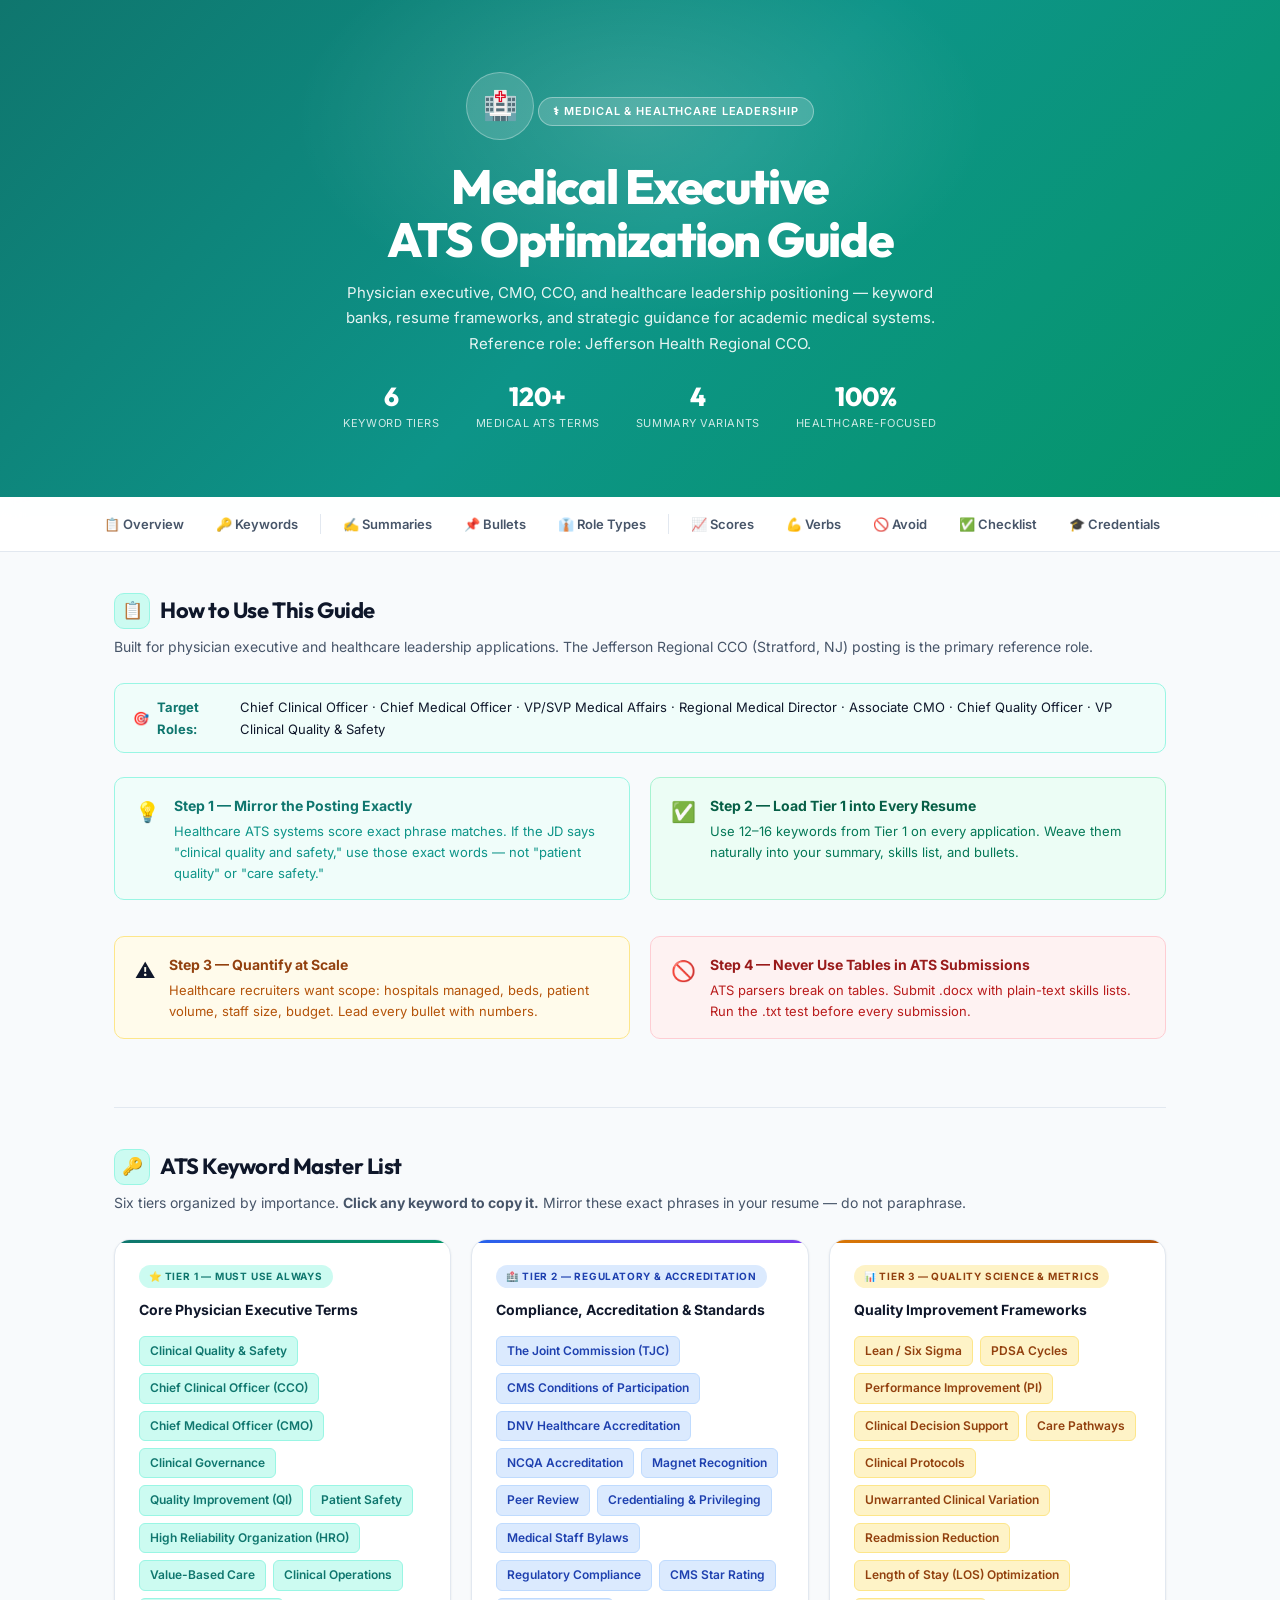
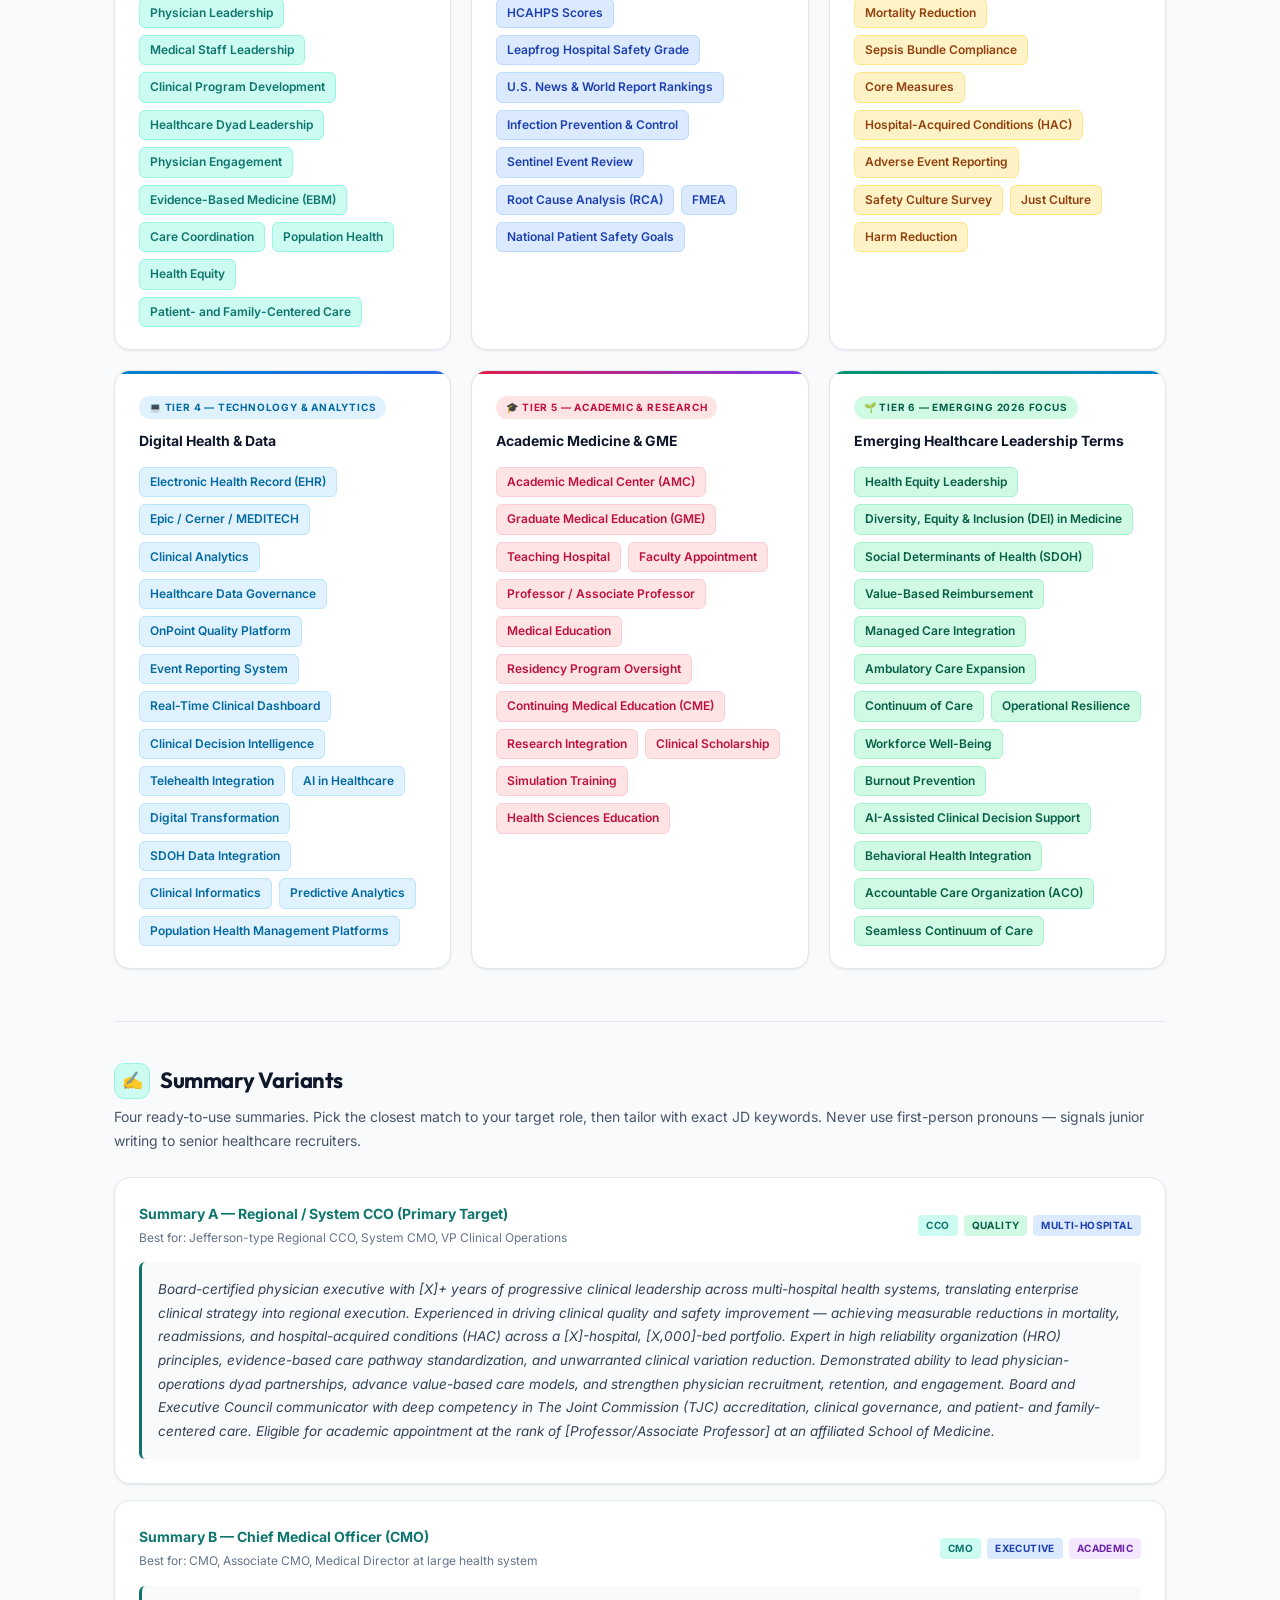
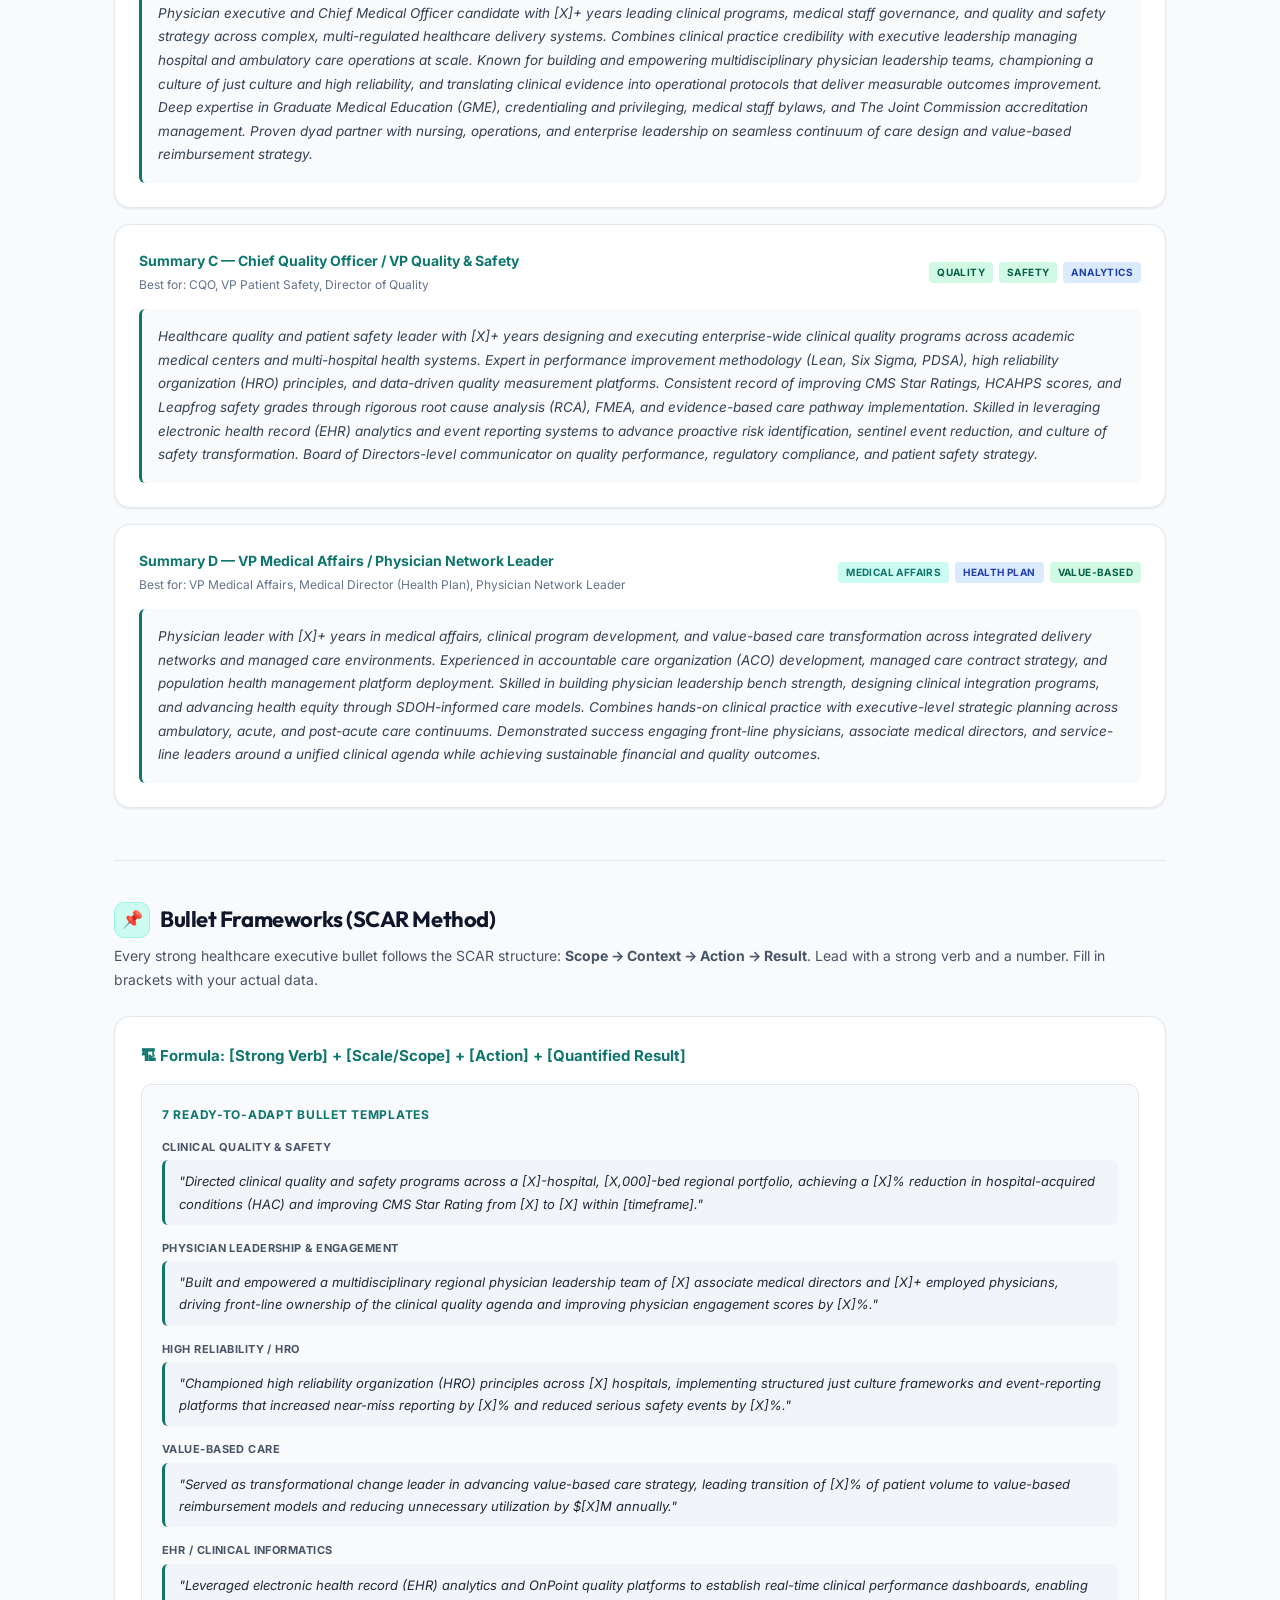
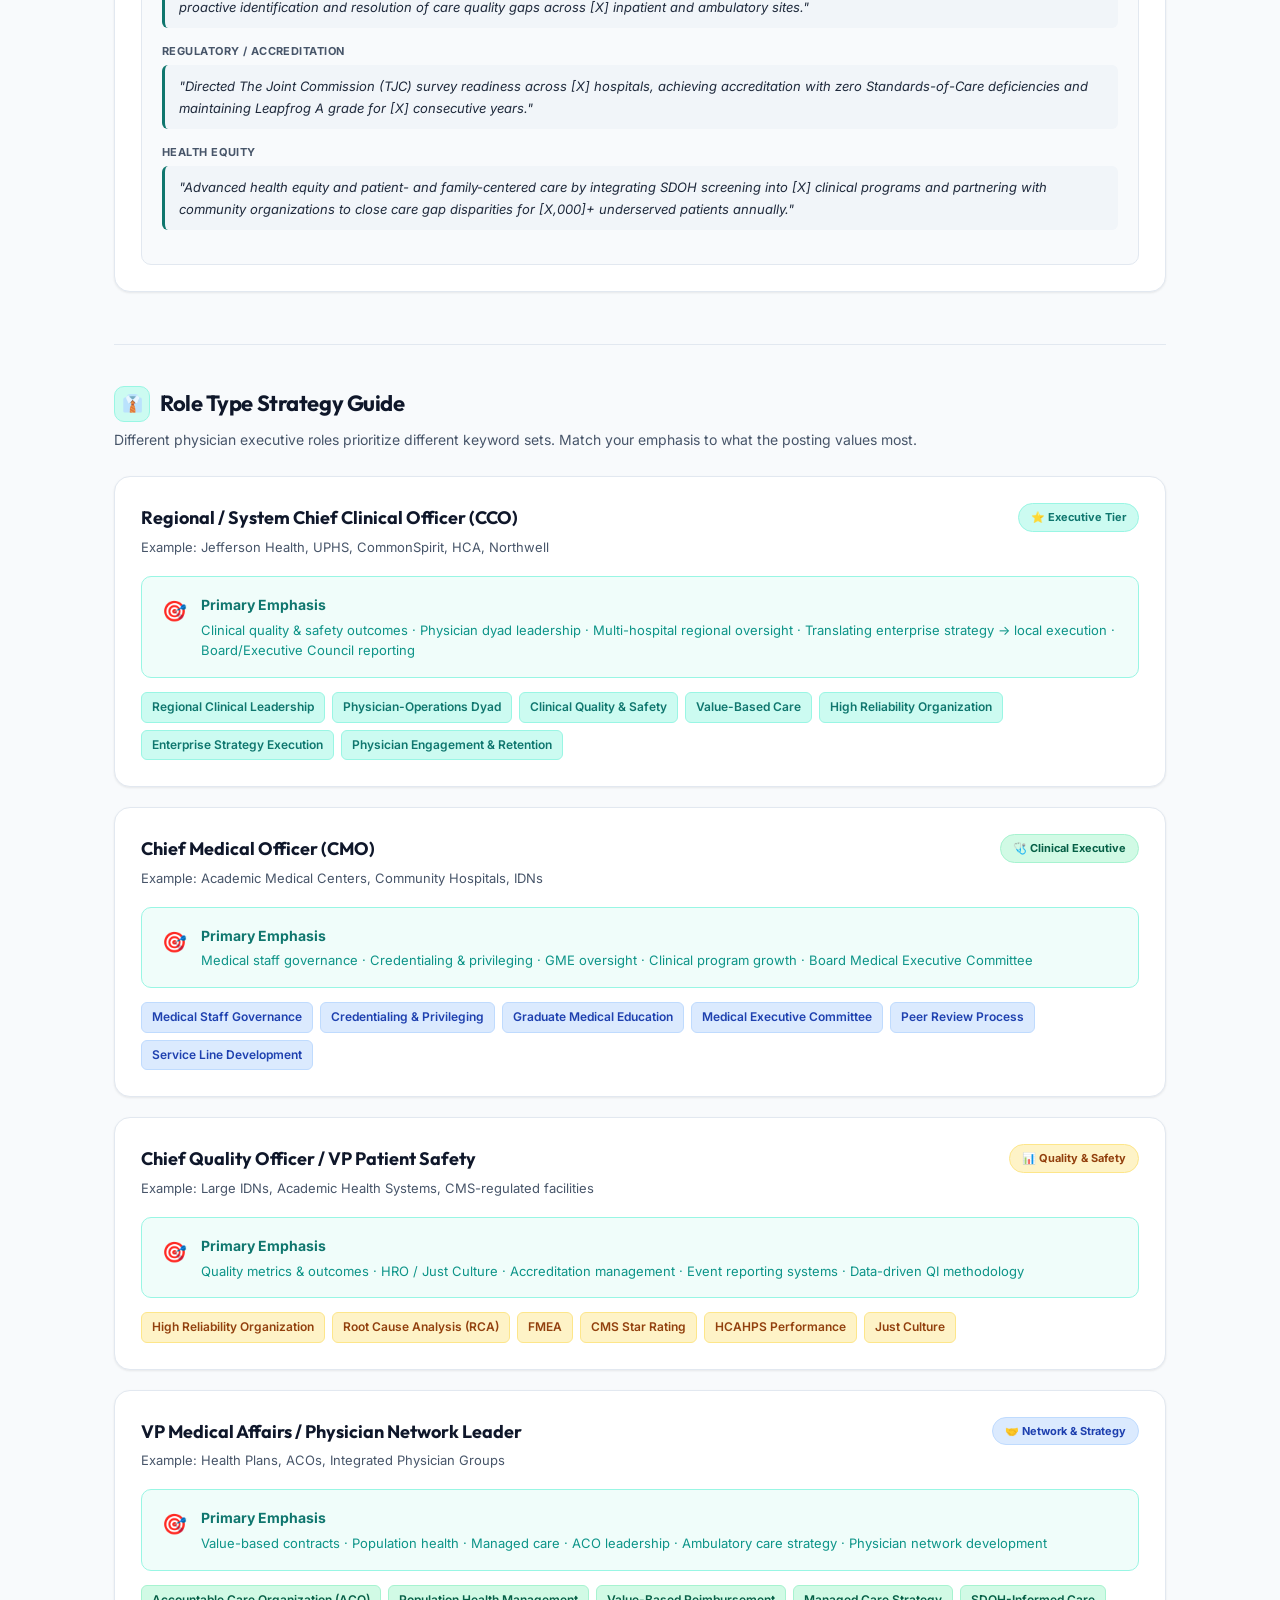
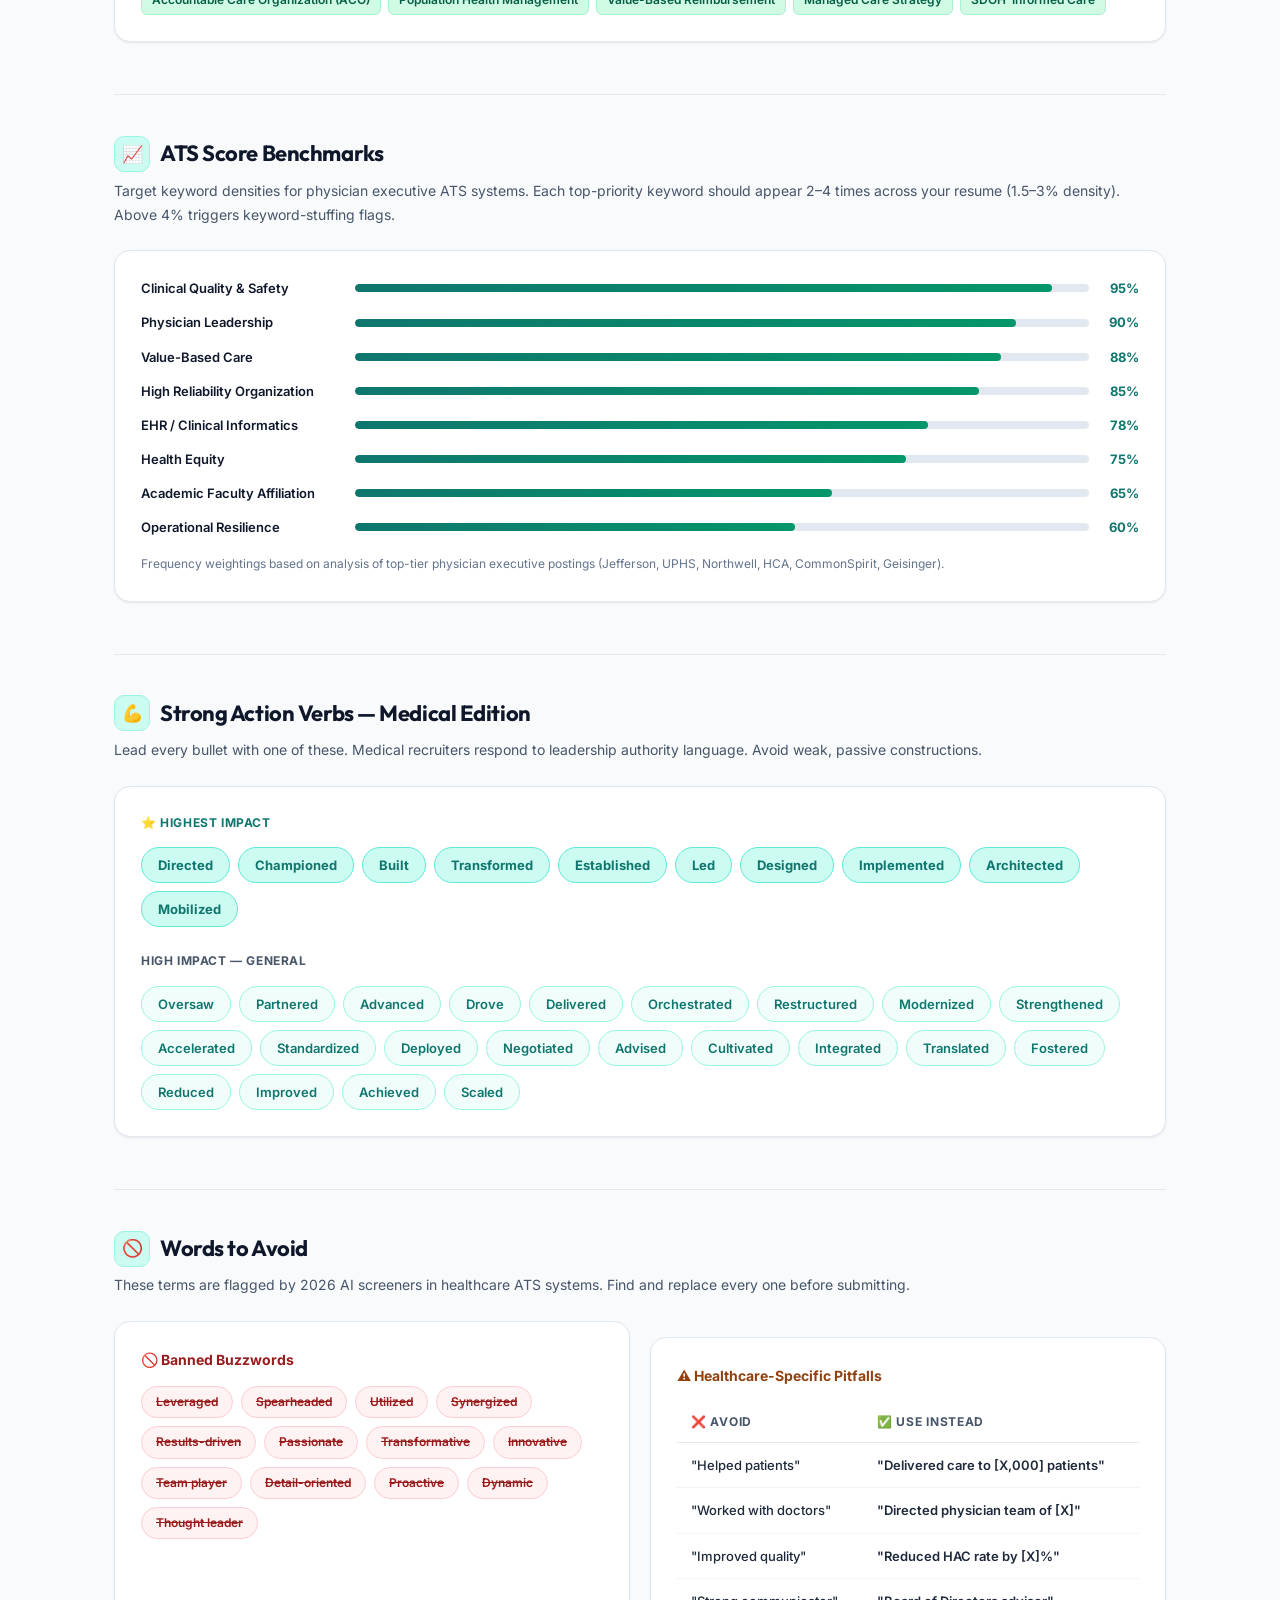
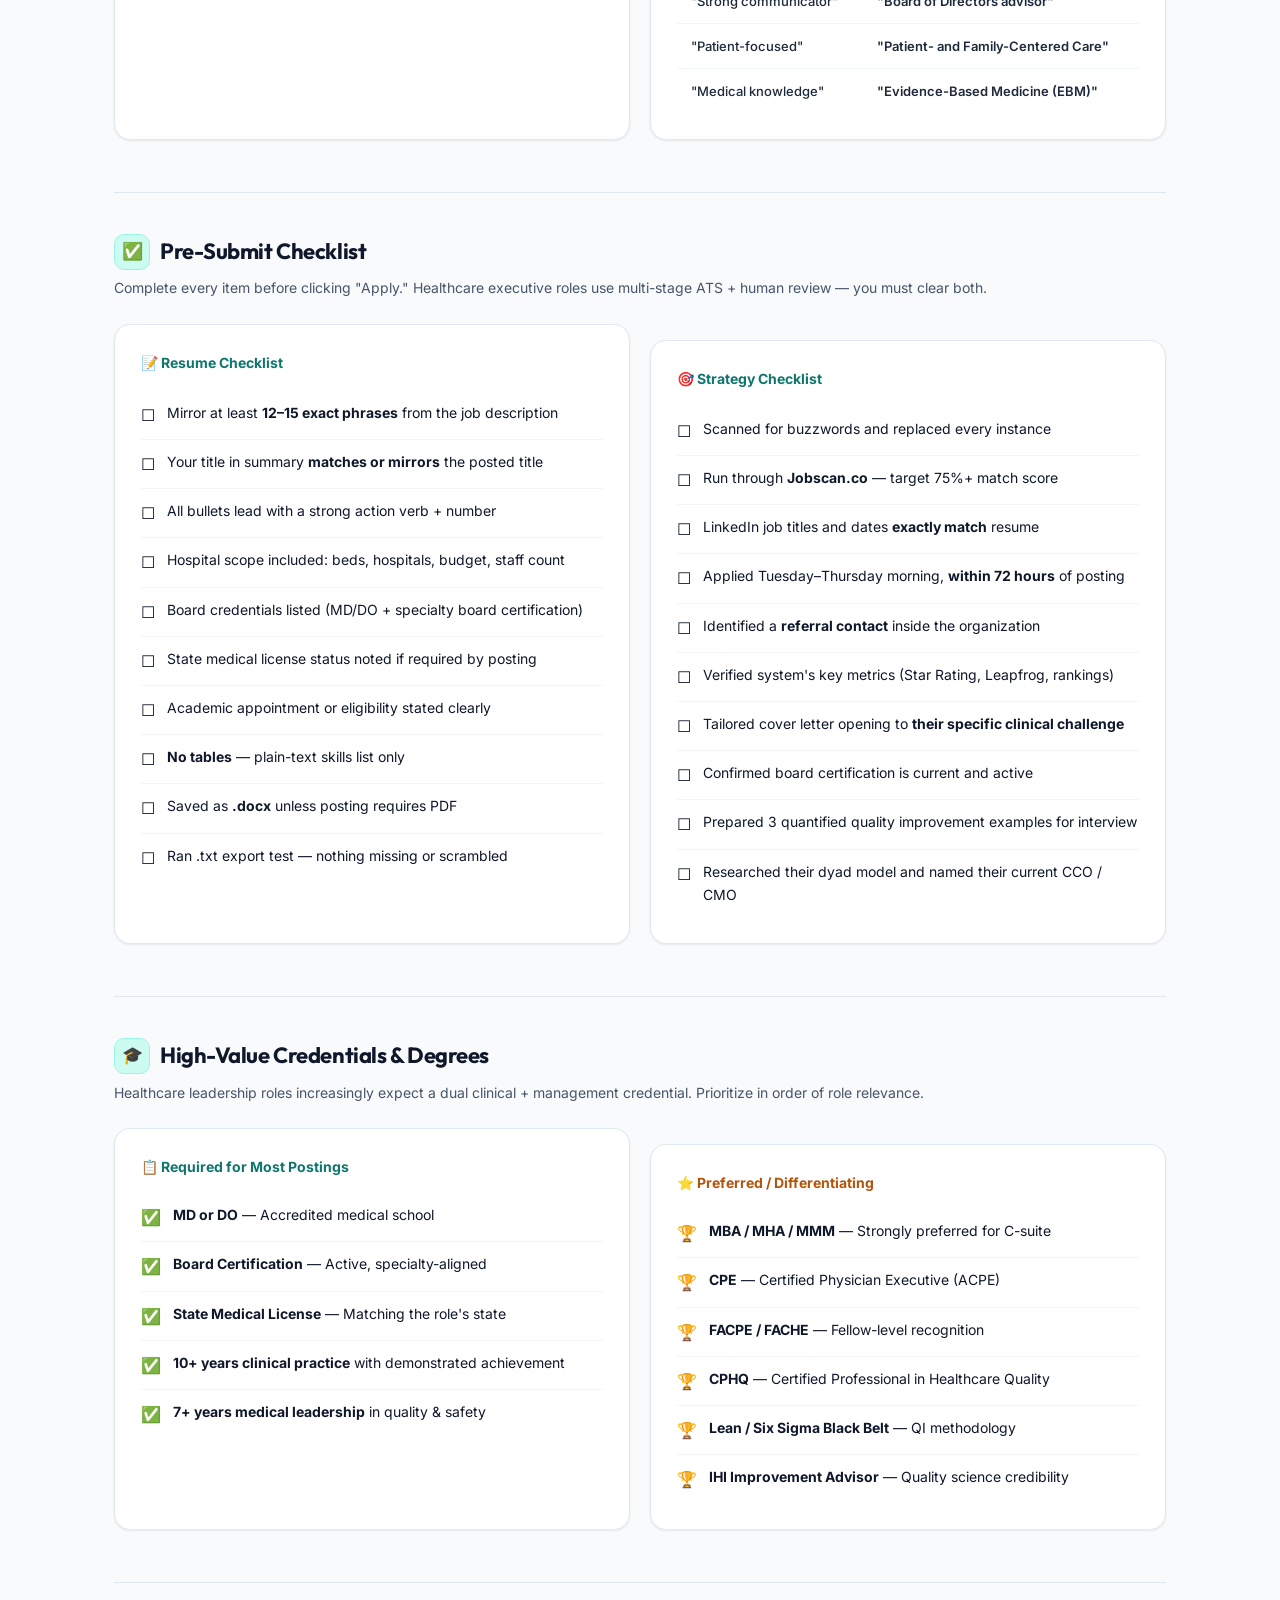
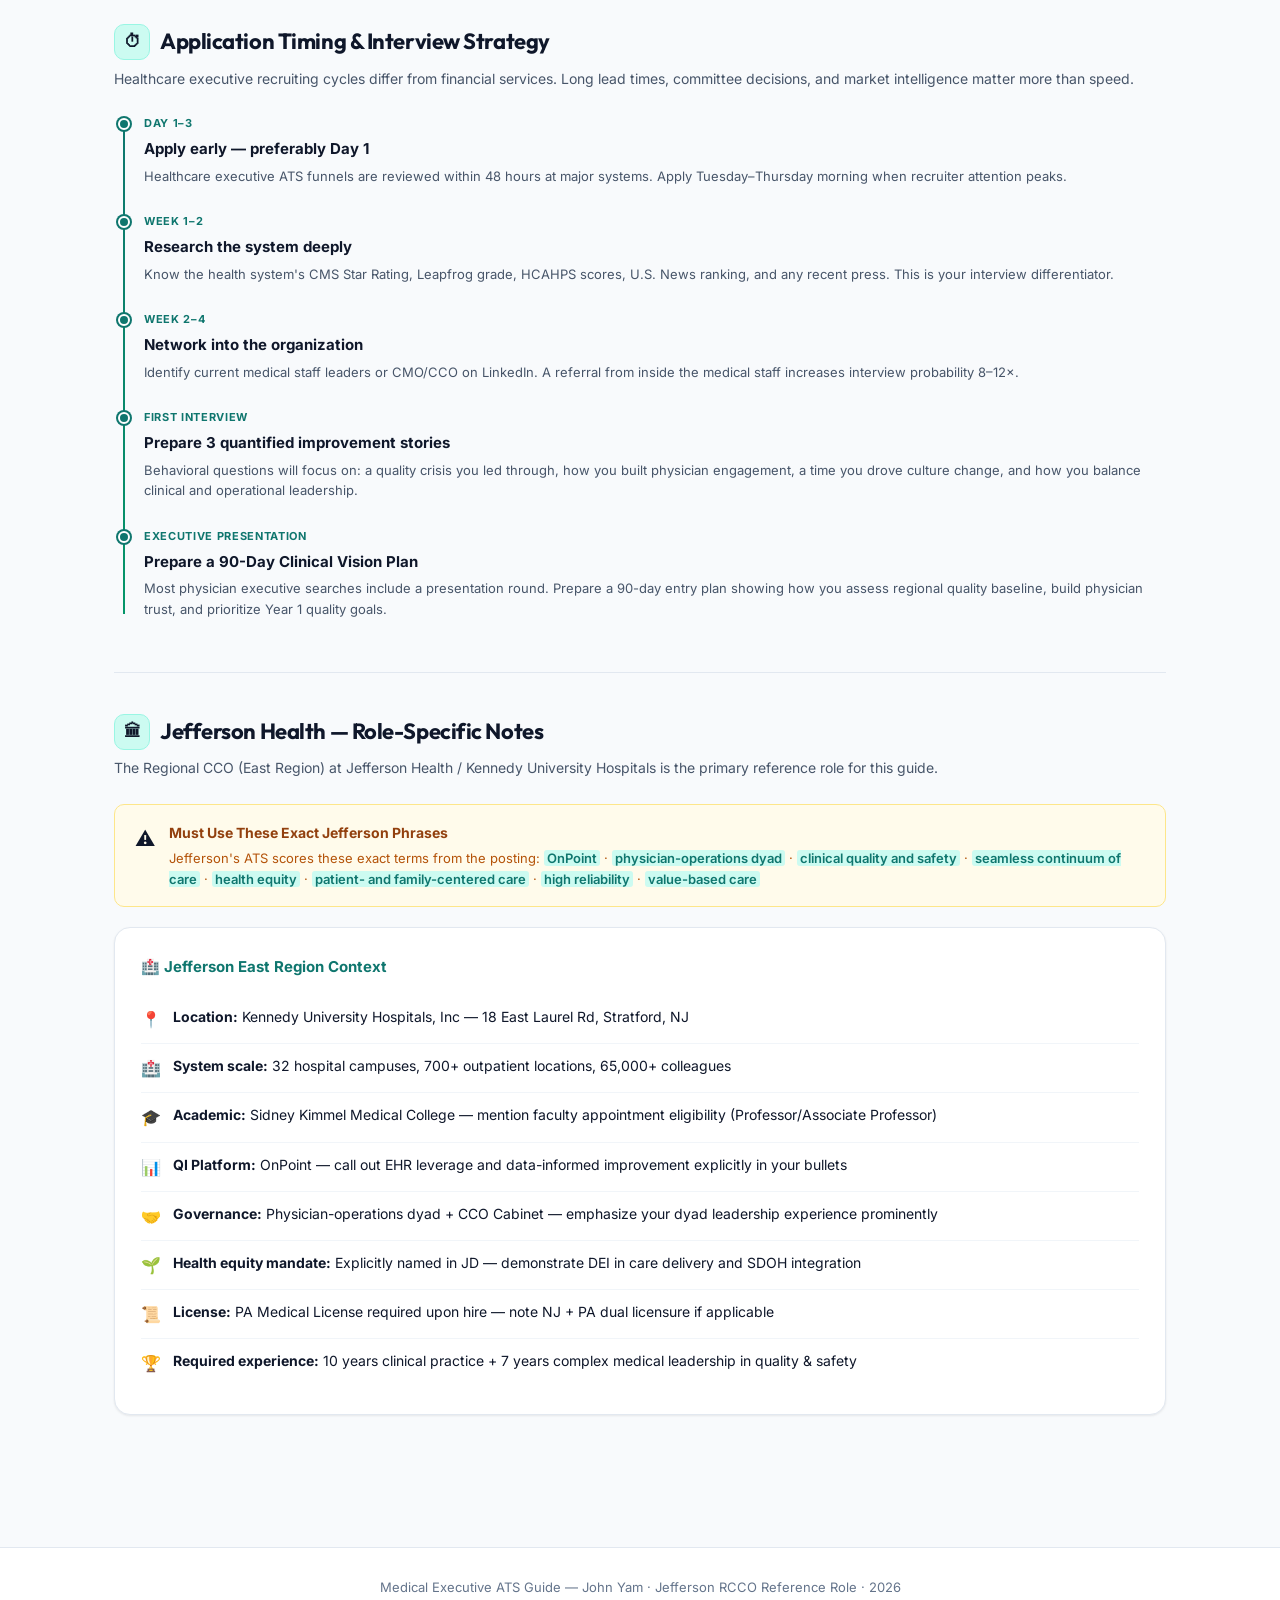
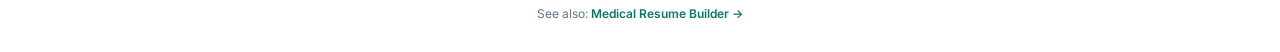
<file: Medical_ATS_Guide.html>
<!DOCTYPE html>
<html lang="en">
<head>
  <meta charset="UTF-8" />
  <meta name="viewport" content="width=device-width, initial-scale=1.0" />
  <title>Medical Leadership ATS Guide — John Yam</title>
  <meta name="description" content="Comprehensive ATS optimization guide for physician executive and healthcare leadership roles." />
  <link rel="preconnect" href="https://fonts.googleapis.com">
  <link href="https://fonts.googleapis.com/css2?family=Inter:wght@300;400;500;600;700;800&family=Outfit:wght@600;700;800&display=swap" rel="stylesheet">
  <style>
    :root {
      --bg: #f8fafc;
      --bg-2: #f1f5f9;
      --surface: #ffffff;
      --surface-hover: #f8fafc;
      --border: #e2e8f0;
      --border-strong: #cbd5e1;

      --teal: #0f766e;
      --teal-light: #0d9488;
      --teal-dark: #115e59;
      --emerald: #059669;
      --emerald-light: #10b981;
      --cyan: #0284c7;
      --sapphire: #2563eb;
      --purple: #7c3aed;
      --rose: #e11d48;
      --amber: #d97706;
      --gold: #b45309;

      --text-primary: #0f172a;
      --text-secondary: #475569;
      --text-muted: #64748b;

      --success-bg: #ecfdf5;
      --warning-bg: #fffbeb;
      --danger-bg: #fef2f2;
      --info-bg: #f0fdfa;

      --radius: 16px;
      --radius-sm: 10px;
      --radius-xs: 6px;
      --shadow-sm: 0 1px 3px rgba(0,0,0,0.05), 0 1px 2px rgba(0,0,0,0.03);
      --shadow-md: 0 4px 12px rgba(0,0,0,0.05);
    }

    *, *::before, *::after { box-sizing: border-box; margin: 0; padding: 0; }
    html { scroll-behavior: smooth; }
    body { font-family: 'Inter', -apple-system, BlinkMacSystemFont, sans-serif; background: var(--bg); color: var(--text-primary); line-height: 1.7; font-size: 15px; min-height: 100vh; }

    /* HERO */
    .hero { background: linear-gradient(135deg, #0f766e 0%, #0d9488 50%, #059669 100%); color: #ffffff; position: relative; overflow: hidden; padding: 72px 32px 64px; text-align: center; }
    .hero::before { content: ''; position: absolute; top: -80px; left: 50%; transform: translateX(-50%); width: 700px; height: 400px; background: radial-gradient(ellipse, rgba(255,255,255,0.15) 0%, transparent 70%); pointer-events: none; }
    .hero-icon { display: inline-flex; align-items: center; justify-content: center; width: 68px; height: 68px; border-radius: 50%; background: rgba(255,255,255,0.15); border: 1px solid rgba(255,255,255,0.3); font-size: 28px; margin-bottom: 20px; position: relative; z-index: 1; }
    .hero-badge { display: inline-flex; align-items: center; gap: 6px; background: rgba(255,255,255,0.18); border: 1px solid rgba(255,255,255,0.35); border-radius: 999px; padding: 4px 14px; font-size: 11px; letter-spacing: .08em; text-transform: uppercase; color: #ffffff; margin-bottom: 16px; position: relative; z-index: 1; font-weight: 600; }
    .hero h1 { font-family: 'Outfit', sans-serif; font-size: clamp(28px, 5vw, 48px); font-weight: 800; letter-spacing: -0.03em; line-height: 1.1; margin-bottom: 14px; position: relative; z-index: 1; color: #ffffff; }
    .hero-sub { font-size: 15px; color: rgba(255,255,255,0.9); max-width: 600px; margin: 0 auto 28px; position: relative; z-index: 1; }
    .hero-stats { display: flex; justify-content: center; gap: 36px; flex-wrap: wrap; position: relative; z-index: 1; }
    .hero-stat { text-align: center; }
    .hero-stat-value { font-family: 'Outfit', sans-serif; font-size: 26px; font-weight: 800; color: #ffffff; line-height: 1; }
    .hero-stat-label { font-size: 11px; color: rgba(255,255,255,0.8); margin-top: 4px; text-transform: uppercase; letter-spacing: 0.05em; }

    /* NAV */
    .sticky-nav { position: sticky; top: 0; z-index: 100; background: rgba(255, 255, 255, 0.9); backdrop-filter: blur(12px); -webkit-backdrop-filter: blur(12px); border-bottom: 1px solid var(--border); padding: 0 32px; }
    .nav-inner { max-width: 1100px; margin: 0 auto; display: flex; align-items: center; gap: 4px; overflow-x: auto; scrollbar-width: none; padding: 10px 0; }
    .nav-inner::-webkit-scrollbar { display: none; }
    .nav-link { display: flex; align-items: center; gap: 6px; padding: 6px 14px; border-radius: 8px; font-size: 13px; font-weight: 600; color: var(--text-secondary); text-decoration: none; white-space: nowrap; transition: all 0.2s; }
    .nav-link:hover, .nav-link.active { background: #ccfbf1; color: var(--teal); }
    .nav-sep { width: 1px; height: 20px; background: var(--border); flex-shrink: 0; margin: 0 4px; }

    /* LAYOUT */
    .wrapper { max-width: 1100px; margin: 0 auto; padding: 40px 24px 80px; }
    .section-title { font-family: 'Outfit', sans-serif; font-size: 22px; font-weight: 700; letter-spacing: -0.02em; color: var(--text-primary); margin-bottom: 6px; display: flex; align-items: center; gap: 10px; }
    .section-title .icon { width: 36px; height: 36px; display: flex; align-items: center; justify-content: center; border-radius: 10px; background: #ccfbf1; border: 1px solid #99f6e4; font-size: 17px; flex-shrink: 0; }
    .section-desc { color: var(--text-secondary); font-size: 14px; margin-bottom: 24px; }
    .section-block { margin-bottom: 52px; }

    /* CARDS */
    .glass-card { background: var(--surface); border: 1px solid var(--border); border-radius: var(--radius); padding: 26px; box-shadow: var(--shadow-sm); transition: border-color 0.25s, box-shadow 0.25s; }
    .glass-card:hover { border-color: var(--border-strong); box-shadow: var(--shadow-md); }
    .glass-card + .glass-card { margin-top: 16px; }

    /* KEYWORD TIERS */
    .tier-grid { display: grid; grid-template-columns: repeat(auto-fill, minmax(320px, 1fr)); gap: 20px; }
    .tier-card { background: var(--surface); border: 1px solid var(--border); border-radius: var(--radius); padding: 22px 24px; position: relative; overflow: hidden; box-shadow: var(--shadow-sm); transition: all 0.25s; }
    .tier-card::before { content: ''; position: absolute; top: 0; left: 0; right: 0; height: 3px; }
    .tier-card.t1::before { background: linear-gradient(90deg, var(--teal), var(--emerald)); }
    .tier-card.t2::before { background: linear-gradient(90deg, var(--sapphire), var(--purple)); }
    .tier-card.t3::before { background: linear-gradient(90deg, var(--amber), var(--gold)); }
    .tier-card.t4::before { background: linear-gradient(90deg, var(--cyan), var(--sapphire)); }
    .tier-card.t5::before { background: linear-gradient(90deg, var(--rose), var(--purple)); }
    .tier-card.t6::before { background: linear-gradient(90deg, var(--emerald), var(--cyan)); }
    .tier-card:hover { border-color: var(--border-strong); transform: translateY(-2px); box-shadow: var(--shadow-md); }
    .tier-label { display: inline-flex; align-items: center; gap: 6px; font-size: 10px; font-weight: 700; letter-spacing: .08em; text-transform: uppercase; margin-bottom: 10px; padding: 3px 10px; border-radius: 999px; }
    .t1 .tier-label { background: #ccfbf1; color: #0f766e; }
    .t2 .tier-label { background: #dbeafe; color: #1e40af; }
    .t3 .tier-label { background: #fef3c7; color: #92400e; }
    .t4 .tier-label { background: #e0f2fe; color: #0369a1; }
    .t5 .tier-label { background: #ffe4e6; color: #be123c; }
    .t6 .tier-label { background: #d1fae5; color: #065f46; }
    .tier-heading { font-weight: 700; font-size: 14px; color: var(--text-primary); margin-bottom: 14px; }
    .keyword-list { display: flex; flex-wrap: wrap; gap: 7px; }
    .kw { display: inline-block; padding: 4px 10px; border-radius: 6px; font-size: 12px; font-weight: 600; cursor: pointer; transition: all 0.2s; user-select: all; }
    .kw:hover { transform: scale(1.04); opacity: 0.9; }
    .t1 .kw { background: #ccfbf1; border: 1px solid #99f6e4; color: #0f766e; }
    .t2 .kw { background: #dbeafe; border: 1px solid #bfdbfe; color: #1e40af; }
    .t3 .kw { background: #fef3c7; border: 1px solid #fde68a; color: #92400e; }
    .t4 .kw { background: #e0f2fe; border: 1px solid #bae6fd; color: #0369a1; }
    .t5 .kw { background: #ffe4e6; border: 1px solid #fecdd3; color: #be123c; }
    .t6 .kw { background: #d1fae5; border: 1px solid #a7f3d0; color: #065f46; }

    /* ALERTS */
    .alert { display: flex; gap: 14px; padding: 16px 20px; border-radius: var(--radius-sm); margin-bottom: 16px; border: 1px solid; }
    .alert-icon { font-size: 20px; flex-shrink: 0; margin-top: 1px; }
    .alert-body { flex: 1; }
    .alert-title { font-weight: 700; font-size: 14px; margin-bottom: 3px; }
    .alert-text { font-size: 13px; line-height: 1.6; }
    .alert.success { background: var(--success-bg); border-color: #a7f3d0; }
    .alert.success .alert-title { color: #065f46; }
    .alert.success .alert-text { color: #047857; }
    .alert.warning { background: var(--warning-bg); border-color: #fde68a; }
    .alert.warning .alert-title { color: #92400e; }
    .alert.warning .alert-text { color: #b45309; }
    .alert.danger { background: var(--danger-bg); border-color: #fecdd3; }
    .alert.danger .alert-title { color: #991b1b; }
    .alert.danger .alert-text { color: #b91c1c; }
    .alert.info { background: var(--info-bg); border-color: #99f6e4; }
    .alert.info .alert-title { color: #0f766e; }
    .alert.info .alert-text { color: #0d9488; }

    /* ROLE CARDS */
    .role-card { background: var(--surface); border: 1px solid var(--border); border-radius: var(--radius); padding: 26px; margin-bottom: 20px; box-shadow: var(--shadow-sm); transition: all 0.25s; }
    .role-card:hover { border-color: var(--border-strong); box-shadow: var(--shadow-md); }
    .role-card-header { display: flex; justify-content: space-between; align-items: flex-start; margin-bottom: 18px; flex-wrap: wrap; gap: 12px; }
    .role-title { font-family: 'Outfit', sans-serif; font-size: 18px; font-weight: 700; color: var(--text-primary); }
    .role-org { font-size: 13px; color: var(--text-secondary); margin-top: 2px; }
    .role-badge { display: inline-flex; align-items: center; gap: 5px; font-size: 11px; font-weight: 700; padding: 4px 12px; border-radius: 999px; white-space: nowrap; }
    .badge-exec { background: #ccfbf1; border: 1px solid #99f6e4; color: #0f766e; }
    .badge-clinical { background: #d1fae5; border: 1px solid #a7f3d0; color: #065f46; }
    .badge-admin { background: #dbeafe; border: 1px solid #bfdbfe; color: #1e40af; }
    .badge-safety { background: #fef3c7; border: 1px solid #fde68a; color: #92400e; }

    /* BULLET BUILDER */
    .bullet-framework { background: #f8fafc; border: 1px solid #e2e8f0; border-radius: var(--radius-sm); padding: 20px; margin-top: 16px; }
    .bullet-framework-title { font-size: 12px; font-weight: 700; text-transform: uppercase; letter-spacing: .06em; color: var(--teal); margin-bottom: 12px; }
    .bullet-row { margin-bottom: 14px; }
    .bullet-label { font-size: 11px; font-weight: 700; color: var(--text-secondary); text-transform: uppercase; letter-spacing: .04em; margin-bottom: 4px; }
    .bullet-example { font-size: 13px; color: #1e293b; background: #f1f5f9; border-radius: var(--radius-xs); padding: 10px 14px; border-left: 3px solid var(--teal); font-style: italic; }

    /* SUMMARY CARDS */
    .summary-card { background: var(--surface); border: 1px solid var(--border); border-radius: var(--radius); padding: 24px; margin-bottom: 16px; box-shadow: var(--shadow-sm); transition: all 0.25s; }
    .summary-card:hover { border-color: var(--border-strong); box-shadow: var(--shadow-md); }
    .summary-header { display: flex; align-items: center; justify-content: space-between; margin-bottom: 14px; flex-wrap: wrap; gap: 10px; }
    .summary-label { font-size: 14px; font-weight: 700; color: var(--teal); }
    .summary-tags { display: flex; gap: 6px; flex-wrap: wrap; }
    .tag { font-size: 10px; padding: 2px 8px; border-radius: 4px; font-weight: 700; text-transform: uppercase; letter-spacing: .04em; }
    .tag-exec { background: #ccfbf1; color: #0f766e; }
    .tag-quality { background: #d1fae5; color: #065f46; }
    .tag-lead { background: #dbeafe; color: #1e40af; }
    .tag-acad { background: #f3e8ff; color: #6b21a8; }
    .summary-text { font-size: 13.5px; line-height: 1.75; color: #334155; font-style: italic; padding: 16px; background: #f8fafc; border-radius: var(--radius-xs); border-left: 3px solid var(--teal); }

    /* CHECKLIST */
    .checklist { list-style: none; }
    .checklist li { display: flex; align-items: flex-start; gap: 12px; padding: 10px 0; border-bottom: 1px solid #f1f5f9; font-size: 14px; color: var(--text-primary); }
    .checklist li:last-child { border-bottom: none; }
    .check-icon { font-size: 16px; margin-top: 1px; flex-shrink: 0; }

    /* TABLE */
    .compare-table { width: 100%; border-collapse: collapse; }
    .compare-table th { text-align: left; font-size: 12px; font-weight: 700; text-transform: uppercase; letter-spacing: .06em; color: var(--text-secondary); padding: 10px 14px; border-bottom: 1px solid var(--border); }
    .compare-table td { font-size: 13px; padding: 11px 14px; border-bottom: 1px solid #f1f5f9; vertical-align: top; color: #1e293b; }
    .compare-table tr:last-child td { border-bottom: none; }
    .compare-table tr:hover td { background: #f8fafc; }
    .col-avoid { color: #dc2626; font-weight: 500; }
    .col-use { color: var(--teal); font-weight: 600; }

    /* TIMELINE */
    .timeline { position: relative; padding-left: 30px; }
    .timeline::before { content: ''; position: absolute; left: 9px; top: 6px; bottom: 6px; width: 2px; background: linear-gradient(to bottom, var(--teal), var(--emerald)); }
    .timeline-item { position: relative; margin-bottom: 26px; }
    .timeline-dot { position: absolute; left: -26px; top: 4px; width: 12px; height: 12px; border-radius: 50%; background: var(--teal); border: 2px solid #ffffff; box-shadow: 0 0 0 2px var(--teal); }
    .timeline-label { font-size: 11px; font-weight: 700; text-transform: uppercase; letter-spacing: .06em; color: var(--teal); margin-bottom: 3px; }
    .timeline-title { font-size: 15px; font-weight: 700; color: var(--text-primary); margin-bottom: 4px; }
    .timeline-text { font-size: 13px; color: var(--text-secondary); line-height: 1.6; }

    /* SCORE METER */
    .score-bar-wrap { display: flex; align-items: center; gap: 14px; margin-bottom: 12px; }
    .score-label { font-size: 13px; font-weight: 600; min-width: 200px; color: var(--text-primary); }
    .score-bar-bg { flex: 1; height: 8px; border-radius: 999px; background: #e2e8f0; overflow: hidden; }
    .score-bar-fill { height: 100%; border-radius: 999px; background: linear-gradient(90deg, var(--teal), var(--emerald)); transition: width 0.8s ease; }
    .score-pct { font-size: 13px; font-weight: 700; color: var(--teal); min-width: 36px; text-align: right; }

    /* GRID */
    .two-col { display: grid; grid-template-columns: 1fr 1fr; gap: 20px; }
    @media (max-width: 640px) { .two-col { grid-template-columns: 1fr; } }

    /* VERBS */
    .verb-cloud { display: flex; flex-wrap: wrap; gap: 8px; }
    .verb { padding: 6px 16px; border-radius: 999px; font-size: 13px; font-weight: 600; background: #f0fdfa; border: 1px solid #99f6e4; color: var(--teal); transition: all 0.2s; }
    .verb:hover { background: #ccfbf1; transform: scale(1.05); }
    .verb.strong { background: #ccfbf1; border-color: #5eead4; color: var(--teal); font-weight: 700; }

    /* AVOID */
    .avoid-list { display: flex; flex-wrap: wrap; gap: 8px; }
    .avoid-chip { padding: 5px 14px; border-radius: 999px; font-size: 12px; font-weight: 600; background: #fef2f2; border: 1px solid #fecdd3; color: #991b1b; text-decoration: line-through; }

    /* MISC */
    ::-webkit-scrollbar { width: 6px; } ::-webkit-scrollbar-track { background: transparent; } ::-webkit-scrollbar-thumb { background: #cbd5e1; border-radius: 3px; }
    .divider { height: 1px; background: #e2e8f0; margin: 40px 0; }
    mark { background: #ccfbf1; color: var(--teal); font-weight: 600; border-radius: 3px; padding: 0 3px; }
    .header-pill { display: inline-flex; align-items: center; gap: 8px; background: #f0fdfa; border: 1px solid #99f6e4; border-radius: var(--radius-sm); padding: 12px 18px; margin-bottom: 24px; font-size: 13px; color: var(--text-primary); }
    .header-pill strong { color: var(--teal); }

    footer { background: #ffffff; border-top: 1px solid var(--border); padding: 28px 32px; text-align: center; }
  </style>
</head>
<body>

<header class="hero">
  <div class="hero-icon">🏥</div>
  <div class="hero-badge">⚕ Medical &amp; Healthcare Leadership</div>
  <h1>Medical Executive<br>ATS Optimization Guide</h1>
  <p class="hero-sub">Physician executive, CMO, CCO, and healthcare leadership positioning — keyword banks, resume frameworks, and strategic guidance for academic medical systems. Reference role: Jefferson Health Regional CCO.</p>
  <div class="hero-stats">
    <div class="hero-stat"><div class="hero-stat-value">6</div><div class="hero-stat-label">Keyword Tiers</div></div>
    <div class="hero-stat"><div class="hero-stat-value">120+</div><div class="hero-stat-label">Medical ATS Terms</div></div>
    <div class="hero-stat"><div class="hero-stat-value">4</div><div class="hero-stat-label">Summary Variants</div></div>
    <div class="hero-stat"><div class="hero-stat-value">100%</div><div class="hero-stat-label">Healthcare-Focused</div></div>
  </div>
</header>

<nav class="sticky-nav" id="top-nav">
  <div class="nav-inner">
    <a href="#overview" class="nav-link">📋 Overview</a>
    <a href="#keywords" class="nav-link">🔑 Keywords</a>
    <div class="nav-sep"></div>
    <a href="#summaries" class="nav-link">✍️ Summaries</a>
    <a href="#bullets" class="nav-link">📌 Bullets</a>
    <a href="#roles" class="nav-link">👔 Role Types</a>
    <div class="nav-sep"></div>
    <a href="#scores" class="nav-link">📈 Scores</a>
    <a href="#verbs" class="nav-link">💪 Verbs</a>
    <a href="#avoid" class="nav-link">🚫 Avoid</a>
    <a href="#checklist" class="nav-link">✅ Checklist</a>
    <a href="#credentials" class="nav-link">🎓 Credentials</a>
    <a href="#timing" class="nav-link">⏱ Timing</a>
    <a href="#jefferson" class="nav-link">🏛 Jefferson</a>
  </div>
</nav>

<main class="wrapper">

  <section class="section-block" id="overview">
    <div class="section-title"><span class="icon">📋</span>How to Use This Guide</div>
    <p class="section-desc">Built for physician executive and healthcare leadership applications. The Jefferson Regional CCO (Stratford, NJ) posting is the primary reference role.</p>
    <div class="header-pill">🎯 <strong>Target Roles:</strong> Chief Clinical Officer · Chief Medical Officer · VP/SVP Medical Affairs · Regional Medical Director · Associate CMO · Chief Quality Officer · VP Clinical Quality &amp; Safety</div>
    <div class="two-col">
      <div class="alert info"><div class="alert-icon">💡</div><div class="alert-body"><div class="alert-title">Step 1 — Mirror the Posting Exactly</div><div class="alert-text">Healthcare ATS systems score exact phrase matches. If the JD says "clinical quality and safety," use those exact words — not "patient quality" or "care safety."</div></div></div>
      <div class="alert success"><div class="alert-icon">✅</div><div class="alert-body"><div class="alert-title">Step 2 — Load Tier 1 into Every Resume</div><div class="alert-text">Use 12–16 keywords from Tier 1 on every application. Weave them naturally into your summary, skills list, and bullets.</div></div></div>
      <div class="alert warning"><div class="alert-icon">⚠️</div><div class="alert-body"><div class="alert-title">Step 3 — Quantify at Scale</div><div class="alert-text">Healthcare recruiters want scope: hospitals managed, beds, patient volume, staff size, budget. Lead every bullet with numbers.</div></div></div>
      <div class="alert danger"><div class="alert-icon">🚫</div><div class="alert-body"><div class="alert-title">Step 4 — Never Use Tables in ATS Submissions</div><div class="alert-text">ATS parsers break on tables. Submit .docx with plain-text skills lists. Run the .txt test before every submission.</div></div></div>
    </div>
  </section>

  <div class="divider"></div>

  <section class="section-block" id="keywords">
    <div class="section-title"><span class="icon">🔑</span>ATS Keyword Master List</div>
    <p class="section-desc">Six tiers organized by importance. <strong>Click any keyword to copy it.</strong> Mirror these exact phrases in your resume — do not paraphrase.</p>
    <div class="tier-grid">

      <div class="tier-card t1">
        <div class="tier-label">⭐ Tier 1 — Must Use Always</div>
        <div class="tier-heading">Core Physician Executive Terms</div>
        <div class="keyword-list">
          <span class="kw">Clinical Quality &amp; Safety</span><span class="kw">Chief Clinical Officer (CCO)</span><span class="kw">Chief Medical Officer (CMO)</span><span class="kw">Clinical Governance</span><span class="kw">Quality Improvement (QI)</span><span class="kw">Patient Safety</span><span class="kw">High Reliability Organization (HRO)</span><span class="kw">Value-Based Care</span><span class="kw">Clinical Operations</span><span class="kw">Physician Leadership</span><span class="kw">Medical Staff Leadership</span><span class="kw">Clinical Program Development</span><span class="kw">Healthcare Dyad Leadership</span><span class="kw">Physician Engagement</span><span class="kw">Evidence-Based Medicine (EBM)</span><span class="kw">Care Coordination</span><span class="kw">Population Health</span><span class="kw">Health Equity</span><span class="kw">Patient- and Family-Centered Care</span>
        </div>
      </div>

      <div class="tier-card t2">
        <div class="tier-label">🏥 Tier 2 — Regulatory &amp; Accreditation</div>
        <div class="tier-heading">Compliance, Accreditation &amp; Standards</div>
        <div class="keyword-list">
          <span class="kw">The Joint Commission (TJC)</span><span class="kw">CMS Conditions of Participation</span><span class="kw">DNV Healthcare Accreditation</span><span class="kw">NCQA Accreditation</span><span class="kw">Magnet Recognition</span><span class="kw">Peer Review</span><span class="kw">Credentialing &amp; Privileging</span><span class="kw">Medical Staff Bylaws</span><span class="kw">Regulatory Compliance</span><span class="kw">CMS Star Rating</span><span class="kw">HCAHPS Scores</span><span class="kw">Leapfrog Hospital Safety Grade</span><span class="kw">U.S. News &amp; World Report Rankings</span><span class="kw">Infection Prevention &amp; Control</span><span class="kw">Sentinel Event Review</span><span class="kw">Root Cause Analysis (RCA)</span><span class="kw">FMEA</span><span class="kw">National Patient Safety Goals</span>
        </div>
      </div>

      <div class="tier-card t3">
        <div class="tier-label">📊 Tier 3 — Quality Science &amp; Metrics</div>
        <div class="tier-heading">Quality Improvement Frameworks</div>
        <div class="keyword-list">
          <span class="kw">Lean / Six Sigma</span><span class="kw">PDSA Cycles</span><span class="kw">Performance Improvement (PI)</span><span class="kw">Clinical Decision Support</span><span class="kw">Care Pathways</span><span class="kw">Clinical Protocols</span><span class="kw">Unwarranted Clinical Variation</span><span class="kw">Readmission Reduction</span><span class="kw">Length of Stay (LOS) Optimization</span><span class="kw">Mortality Reduction</span><span class="kw">Sepsis Bundle Compliance</span><span class="kw">Core Measures</span><span class="kw">Hospital-Acquired Conditions (HAC)</span><span class="kw">Adverse Event Reporting</span><span class="kw">Safety Culture Survey</span><span class="kw">Just Culture</span><span class="kw">Harm Reduction</span>
        </div>
      </div>

      <div class="tier-card t4">
        <div class="tier-label">💻 Tier 4 — Technology &amp; Analytics</div>
        <div class="tier-heading">Digital Health &amp; Data</div>
        <div class="keyword-list">
          <span class="kw">Electronic Health Record (EHR)</span><span class="kw">Epic / Cerner / MEDITECH</span><span class="kw">Clinical Analytics</span><span class="kw">Healthcare Data Governance</span><span class="kw">OnPoint Quality Platform</span><span class="kw">Event Reporting System</span><span class="kw">Real-Time Clinical Dashboard</span><span class="kw">Clinical Decision Intelligence</span><span class="kw">Telehealth Integration</span><span class="kw">AI in Healthcare</span><span class="kw">Digital Transformation</span><span class="kw">SDOH Data Integration</span><span class="kw">Clinical Informatics</span><span class="kw">Predictive Analytics</span><span class="kw">Population Health Management Platforms</span>
        </div>
      </div>

      <div class="tier-card t5">
        <div class="tier-label">🎓 Tier 5 — Academic &amp; Research</div>
        <div class="tier-heading">Academic Medicine &amp; GME</div>
        <div class="keyword-list">
          <span class="kw">Academic Medical Center (AMC)</span><span class="kw">Graduate Medical Education (GME)</span><span class="kw">Teaching Hospital</span><span class="kw">Faculty Appointment</span><span class="kw">Professor / Associate Professor</span><span class="kw">Medical Education</span><span class="kw">Residency Program Oversight</span><span class="kw">Continuing Medical Education (CME)</span><span class="kw">Research Integration</span><span class="kw">Clinical Scholarship</span><span class="kw">Simulation Training</span><span class="kw">Health Sciences Education</span>
        </div>
      </div>

      <div class="tier-card t6">
        <div class="tier-label">🌱 Tier 6 — Emerging 2026 Focus</div>
        <div class="tier-heading">Emerging Healthcare Leadership Terms</div>
        <div class="keyword-list">
          <span class="kw">Health Equity Leadership</span><span class="kw">Diversity, Equity &amp; Inclusion (DEI) in Medicine</span><span class="kw">Social Determinants of Health (SDOH)</span><span class="kw">Value-Based Reimbursement</span><span class="kw">Managed Care Integration</span><span class="kw">Ambulatory Care Expansion</span><span class="kw">Continuum of Care</span><span class="kw">Operational Resilience</span><span class="kw">Workforce Well-Being</span><span class="kw">Burnout Prevention</span><span class="kw">AI-Assisted Clinical Decision Support</span><span class="kw">Behavioral Health Integration</span><span class="kw">Accountable Care Organization (ACO)</span><span class="kw">Seamless Continuum of Care</span>
        </div>
      </div>

    </div>
  </section>

  <div class="divider"></div>

  <section class="section-block" id="summaries">
    <div class="section-title"><span class="icon">✍️</span>Summary Variants</div>
    <p class="section-desc">Four ready-to-use summaries. Pick the closest match to your target role, then tailor with exact JD keywords. Never use first-person pronouns — signals junior writing to senior healthcare recruiters.</p>

    <div class="summary-card">
      <div class="summary-header">
        <div><div class="summary-label">Summary A — Regional / System CCO (Primary Target)</div><div style="font-size:12px;color:var(--text-muted);margin-top:2px;">Best for: Jefferson-type Regional CCO, System CMO, VP Clinical Operations</div></div>
        <div class="summary-tags"><span class="tag tag-exec">CCO</span><span class="tag tag-quality">Quality</span><span class="tag tag-lead">Multi-Hospital</span></div>
      </div>
      <div class="summary-text">Board-certified physician executive with [X]+ years of progressive clinical leadership across multi-hospital health systems, translating enterprise clinical strategy into regional execution. Experienced in driving clinical quality and safety improvement — achieving measurable reductions in mortality, readmissions, and hospital-acquired conditions (HAC) across a [X]-hospital, [X,000]-bed portfolio. Expert in high reliability organization (HRO) principles, evidence-based care pathway standardization, and unwarranted clinical variation reduction. Demonstrated ability to lead physician-operations dyad partnerships, advance value-based care models, and strengthen physician recruitment, retention, and engagement. Board and Executive Council communicator with deep competency in The Joint Commission (TJC) accreditation, clinical governance, and patient- and family-centered care. Eligible for academic appointment at the rank of [Professor/Associate Professor] at an affiliated School of Medicine.</div>
    </div>

    <div class="summary-card">
      <div class="summary-header">
        <div><div class="summary-label">Summary B — Chief Medical Officer (CMO)</div><div style="font-size:12px;color:var(--text-muted);margin-top:2px;">Best for: CMO, Associate CMO, Medical Director at large health system</div></div>
        <div class="summary-tags"><span class="tag tag-exec">CMO</span><span class="tag tag-lead">Executive</span><span class="tag tag-acad">Academic</span></div>
      </div>
      <div class="summary-text">Physician executive and Chief Medical Officer candidate with [X]+ years leading clinical programs, medical staff governance, and quality and safety strategy across complex, multi-regulated healthcare delivery systems. Combines clinical practice credibility with executive leadership managing hospital and ambulatory care operations at scale. Known for building and empowering multidisciplinary physician leadership teams, championing a culture of just culture and high reliability, and translating clinical evidence into operational protocols that deliver measurable outcomes improvement. Deep expertise in Graduate Medical Education (GME), credentialing and privileging, medical staff bylaws, and The Joint Commission accreditation management. Proven dyad partner with nursing, operations, and enterprise leadership on seamless continuum of care design and value-based reimbursement strategy.</div>
    </div>

    <div class="summary-card">
      <div class="summary-header">
        <div><div class="summary-label">Summary C — Chief Quality Officer / VP Quality &amp; Safety</div><div style="font-size:12px;color:var(--text-muted);margin-top:2px;">Best for: CQO, VP Patient Safety, Director of Quality</div></div>
        <div class="summary-tags"><span class="tag tag-quality">Quality</span><span class="tag tag-quality">Safety</span><span class="tag tag-lead">Analytics</span></div>
      </div>
      <div class="summary-text">Healthcare quality and patient safety leader with [X]+ years designing and executing enterprise-wide clinical quality programs across academic medical centers and multi-hospital health systems. Expert in performance improvement methodology (Lean, Six Sigma, PDSA), high reliability organization (HRO) principles, and data-driven quality measurement platforms. Consistent record of improving CMS Star Ratings, HCAHPS scores, and Leapfrog safety grades through rigorous root cause analysis (RCA), FMEA, and evidence-based care pathway implementation. Skilled in leveraging electronic health record (EHR) analytics and event reporting systems to advance proactive risk identification, sentinel event reduction, and culture of safety transformation. Board of Directors-level communicator on quality performance, regulatory compliance, and patient safety strategy.</div>
    </div>

    <div class="summary-card">
      <div class="summary-header">
        <div><div class="summary-label">Summary D — VP Medical Affairs / Physician Network Leader</div><div style="font-size:12px;color:var(--text-muted);margin-top:2px;">Best for: VP Medical Affairs, Medical Director (Health Plan), Physician Network Leader</div></div>
        <div class="summary-tags"><span class="tag tag-exec">Medical Affairs</span><span class="tag tag-lead">Health Plan</span><span class="tag tag-quality">Value-Based</span></div>
      </div>
      <div class="summary-text">Physician leader with [X]+ years in medical affairs, clinical program development, and value-based care transformation across integrated delivery networks and managed care environments. Experienced in accountable care organization (ACO) development, managed care contract strategy, and population health management platform deployment. Skilled in building physician leadership bench strength, designing clinical integration programs, and advancing health equity through SDOH-informed care models. Combines hands-on clinical practice with executive-level strategic planning across ambulatory, acute, and post-acute care continuums. Demonstrated success engaging front-line physicians, associate medical directors, and service-line leaders around a unified clinical agenda while achieving sustainable financial and quality outcomes.</div>
    </div>
  </section>

  <div class="divider"></div>

  <section class="section-block" id="bullets">
    <div class="section-title"><span class="icon">📌</span>Bullet Frameworks (SCAR Method)</div>
    <p class="section-desc">Every strong healthcare executive bullet follows the SCAR structure: <strong>Scope → Context → Action → Result</strong>. Lead with a strong verb and a number. Fill in brackets with your actual data.</p>
    <div class="glass-card">
      <div style="font-weight:700;font-size:15px;color:var(--teal);margin-bottom:16px;">🏗 Formula: [Strong Verb] + [Scale/Scope] + [Action] + [Quantified Result]</div>
      <div class="bullet-framework">
        <div class="bullet-framework-title">7 Ready-to-Adapt Bullet Templates</div>
        <div class="bullet-row"><div class="bullet-label">Clinical Quality &amp; Safety</div><div class="bullet-example">"Directed clinical quality and safety programs across a [X]-hospital, [X,000]-bed regional portfolio, achieving a [X]% reduction in hospital-acquired conditions (HAC) and improving CMS Star Rating from [X] to [X] within [timeframe]."</div></div>
        <div class="bullet-row"><div class="bullet-label">Physician Leadership &amp; Engagement</div><div class="bullet-example">"Built and empowered a multidisciplinary regional physician leadership team of [X] associate medical directors and [X]+ employed physicians, driving front-line ownership of the clinical quality agenda and improving physician engagement scores by [X]%."</div></div>
        <div class="bullet-row"><div class="bullet-label">High Reliability / HRO</div><div class="bullet-example">"Championed high reliability organization (HRO) principles across [X] hospitals, implementing structured just culture frameworks and event-reporting platforms that increased near-miss reporting by [X]% and reduced serious safety events by [X]%."</div></div>
        <div class="bullet-row"><div class="bullet-label">Value-Based Care</div><div class="bullet-example">"Served as transformational change leader in advancing value-based care strategy, leading transition of [X]% of patient volume to value-based reimbursement models and reducing unnecessary utilization by $[X]M annually."</div></div>
        <div class="bullet-row"><div class="bullet-label">EHR / Clinical Informatics</div><div class="bullet-example">"Leveraged electronic health record (EHR) analytics and OnPoint quality platforms to establish real-time clinical performance dashboards, enabling proactive identification and resolution of care quality gaps across [X] inpatient and ambulatory sites."</div></div>
        <div class="bullet-row"><div class="bullet-label">Regulatory / Accreditation</div><div class="bullet-example">"Directed The Joint Commission (TJC) survey readiness across [X] hospitals, achieving accreditation with zero Standards-of-Care deficiencies and maintaining Leapfrog A grade for [X] consecutive years."</div></div>
        <div class="bullet-row"><div class="bullet-label">Health Equity</div><div class="bullet-example">"Advanced health equity and patient- and family-centered care by integrating SDOH screening into [X] clinical programs and partnering with community organizations to close care gap disparities for [X,000]+ underserved patients annually."</div></div>
      </div>
    </div>
  </section>

  <div class="divider"></div>

  <section class="section-block" id="roles">
    <div class="section-title"><span class="icon">👔</span>Role Type Strategy Guide</div>
    <p class="section-desc">Different physician executive roles prioritize different keyword sets. Match your emphasis to what the posting values most.</p>

    <div class="role-card">
      <div class="role-card-header"><div><div class="role-title">Regional / System Chief Clinical Officer (CCO)</div><div class="role-org">Example: Jefferson Health, UPHS, CommonSpirit, HCA, Northwell</div></div><span class="role-badge badge-exec">⭐ Executive Tier</span></div>
      <div class="alert info" style="margin-bottom:14px;"><div class="alert-icon">🎯</div><div class="alert-body"><div class="alert-title">Primary Emphasis</div><div class="alert-text">Clinical quality &amp; safety outcomes · Physician dyad leadership · Multi-hospital regional oversight · Translating enterprise strategy → local execution · Board/Executive Council reporting</div></div></div>
      <div class="keyword-list"><span class="kw" style="background:#ccfbf1;border:1px solid #99f6e4;color:#0f766e;">Regional Clinical Leadership</span><span class="kw" style="background:#ccfbf1;border:1px solid #99f6e4;color:#0f766e;">Physician-Operations Dyad</span><span class="kw" style="background:#ccfbf1;border:1px solid #99f6e4;color:#0f766e;">Clinical Quality &amp; Safety</span><span class="kw" style="background:#ccfbf1;border:1px solid #99f6e4;color:#0f766e;">Value-Based Care</span><span class="kw" style="background:#ccfbf1;border:1px solid #99f6e4;color:#0f766e;">High Reliability Organization</span><span class="kw" style="background:#ccfbf1;border:1px solid #99f6e4;color:#0f766e;">Enterprise Strategy Execution</span><span class="kw" style="background:#ccfbf1;border:1px solid #99f6e4;color:#0f766e;">Physician Engagement &amp; Retention</span></div>
    </div>

    <div class="role-card">
      <div class="role-card-header"><div><div class="role-title">Chief Medical Officer (CMO)</div><div class="role-org">Example: Academic Medical Centers, Community Hospitals, IDNs</div></div><span class="role-badge badge-clinical">🩺 Clinical Executive</span></div>
      <div class="alert info" style="margin-bottom:14px;"><div class="alert-icon">🎯</div><div class="alert-body"><div class="alert-title">Primary Emphasis</div><div class="alert-text">Medical staff governance · Credentialing &amp; privileging · GME oversight · Clinical program growth · Board Medical Executive Committee</div></div></div>
      <div class="keyword-list"><span class="kw" style="background:#dbeafe;border:1px solid #bfdbfe;color:#1e40af;">Medical Staff Governance</span><span class="kw" style="background:#dbeafe;border:1px solid #bfdbfe;color:#1e40af;">Credentialing &amp; Privileging</span><span class="kw" style="background:#dbeafe;border:1px solid #bfdbfe;color:#1e40af;">Graduate Medical Education</span><span class="kw" style="background:#dbeafe;border:1px solid #bfdbfe;color:#1e40af;">Medical Executive Committee</span><span class="kw" style="background:#dbeafe;border:1px solid #bfdbfe;color:#1e40af;">Peer Review Process</span><span class="kw" style="background:#dbeafe;border:1px solid #bfdbfe;color:#1e40af;">Service Line Development</span></div>
    </div>

    <div class="role-card">
      <div class="role-card-header"><div><div class="role-title">Chief Quality Officer / VP Patient Safety</div><div class="role-org">Example: Large IDNs, Academic Health Systems, CMS-regulated facilities</div></div><span class="role-badge badge-safety">📊 Quality &amp; Safety</span></div>
      <div class="alert info" style="margin-bottom:14px;"><div class="alert-icon">🎯</div><div class="alert-body"><div class="alert-title">Primary Emphasis</div><div class="alert-text">Quality metrics &amp; outcomes · HRO / Just Culture · Accreditation management · Event reporting systems · Data-driven QI methodology</div></div></div>
      <div class="keyword-list"><span class="kw" style="background:#fef3c7;border:1px solid #fde68a;color:#92400e;">High Reliability Organization</span><span class="kw" style="background:#fef3c7;border:1px solid #fde68a;color:#92400e;">Root Cause Analysis (RCA)</span><span class="kw" style="background:#fef3c7;border:1px solid #fde68a;color:#92400e;">FMEA</span><span class="kw" style="background:#fef3c7;border:1px solid #fde68a;color:#92400e;">CMS Star Rating</span><span class="kw" style="background:#fef3c7;border:1px solid #fde68a;color:#92400e;">HCAHPS Performance</span><span class="kw" style="background:#fef3c7;border:1px solid #fde68a;color:#92400e;">Just Culture</span></div>
    </div>

    <div class="role-card">
      <div class="role-card-header"><div><div class="role-title">VP Medical Affairs / Physician Network Leader</div><div class="role-org">Example: Health Plans, ACOs, Integrated Physician Groups</div></div><span class="role-badge badge-admin">🤝 Network &amp; Strategy</span></div>
      <div class="alert info" style="margin-bottom:14px;"><div class="alert-icon">🎯</div><div class="alert-body"><div class="alert-title">Primary Emphasis</div><div class="alert-text">Value-based contracts · Population health · Managed care · ACO leadership · Ambulatory care strategy · Physician network development</div></div></div>
      <div class="keyword-list"><span class="kw" style="background:#d1fae5;border:1px solid #a7f3d0;color:#065f46;">Accountable Care Organization (ACO)</span><span class="kw" style="background:#d1fae5;border:1px solid #a7f3d0;color:#065f46;">Population Health Management</span><span class="kw" style="background:#d1fae5;border:1px solid #a7f3d0;color:#065f46;">Value-Based Reimbursement</span><span class="kw" style="background:#d1fae5;border:1px solid #a7f3d0;color:#065f46;">Managed Care Strategy</span><span class="kw" style="background:#d1fae5;border:1px solid #a7f3d0;color:#065f46;">SDOH-Informed Care</span></div>
    </div>
  </section>

  <div class="divider"></div>

  <section class="section-block" id="scores">
    <div class="section-title"><span class="icon">📈</span>ATS Score Benchmarks</div>
    <p class="section-desc">Target keyword densities for physician executive ATS systems. Each top-priority keyword should appear 2–4 times across your resume (1.5–3% density). Above 4% triggers keyword-stuffing flags.</p>
    <div class="glass-card" id="score-section">
      <div class="score-bar-wrap"><div class="score-label">Clinical Quality &amp; Safety</div><div class="score-bar-bg"><div class="score-bar-fill" data-pct="95" style="width:0%"></div></div><div class="score-pct">95%</div></div>
      <div class="score-bar-wrap"><div class="score-label">Physician Leadership</div><div class="score-bar-bg"><div class="score-bar-fill" data-pct="90" style="width:0%"></div></div><div class="score-pct">90%</div></div>
      <div class="score-bar-wrap"><div class="score-label">Value-Based Care</div><div class="score-bar-bg"><div class="score-bar-fill" data-pct="88" style="width:0%"></div></div><div class="score-pct">88%</div></div>
      <div class="score-bar-wrap"><div class="score-label">High Reliability Organization</div><div class="score-bar-bg"><div class="score-bar-fill" data-pct="85" style="width:0%"></div></div><div class="score-pct">85%</div></div>
      <div class="score-bar-wrap"><div class="score-label">EHR / Clinical Informatics</div><div class="score-bar-bg"><div class="score-bar-fill" data-pct="78" style="width:0%"></div></div><div class="score-pct">78%</div></div>
      <div class="score-bar-wrap"><div class="score-label">Health Equity</div><div class="score-bar-bg"><div class="score-bar-fill" data-pct="75" style="width:0%"></div></div><div class="score-pct">75%</div></div>
      <div class="score-bar-wrap"><div class="score-label">Academic Faculty Affiliation</div><div class="score-bar-bg"><div class="score-bar-fill" data-pct="65" style="width:0%"></div></div><div class="score-pct">65%</div></div>
      <div class="score-bar-wrap"><div class="score-label">Operational Resilience</div><div class="score-bar-bg"><div class="score-bar-fill" data-pct="60" style="width:0%"></div></div><div class="score-pct">60%</div></div>
      <p style="font-size:12px;color:var(--text-muted);margin-top:16px;">Frequency weightings based on analysis of top-tier physician executive postings (Jefferson, UPHS, Northwell, HCA, CommonSpirit, Geisinger).</p>
    </div>
  </section>

  <div class="divider"></div>

  <section class="section-block" id="verbs">
    <div class="section-title"><span class="icon">💪</span>Strong Action Verbs — Medical Edition</div>
    <p class="section-desc">Lead every bullet with one of these. Medical recruiters respond to leadership authority language. Avoid weak, passive constructions.</p>
    <div class="glass-card">
      <div style="font-size:12px;font-weight:700;text-transform:uppercase;letter-spacing:.05em;color:var(--teal);margin-bottom:14px;">⭐ Highest Impact</div>
      <div class="verb-cloud" style="margin-bottom:24px;">
        <span class="verb strong">Directed</span><span class="verb strong">Championed</span><span class="verb strong">Built</span><span class="verb strong">Transformed</span><span class="verb strong">Established</span><span class="verb strong">Led</span><span class="verb strong">Designed</span><span class="verb strong">Implemented</span><span class="verb strong">Architected</span><span class="verb strong">Mobilized</span>
      </div>
      <div style="font-size:12px;font-weight:700;text-transform:uppercase;letter-spacing:.05em;color:var(--text-secondary);margin-bottom:14px;">High Impact — General</div>
      <div class="verb-cloud">
        <span class="verb">Oversaw</span><span class="verb">Partnered</span><span class="verb">Advanced</span><span class="verb">Drove</span><span class="verb">Delivered</span><span class="verb">Orchestrated</span><span class="verb">Restructured</span><span class="verb">Modernized</span><span class="verb">Strengthened</span><span class="verb">Accelerated</span><span class="verb">Standardized</span><span class="verb">Deployed</span><span class="verb">Negotiated</span><span class="verb">Advised</span><span class="verb">Cultivated</span><span class="verb">Integrated</span><span class="verb">Translated</span><span class="verb">Fostered</span><span class="verb">Reduced</span><span class="verb">Improved</span><span class="verb">Achieved</span><span class="verb">Scaled</span>
      </div>
    </div>
  </section>

  <div class="divider"></div>

  <section class="section-block" id="avoid">
    <div class="section-title"><span class="icon">🚫</span>Words to Avoid</div>
    <p class="section-desc">These terms are flagged by 2026 AI screeners in healthcare ATS systems. Find and replace every one before submitting.</p>
    <div class="two-col">
      <div class="glass-card">
        <div style="font-weight:700;font-size:14px;color:#991b1b;margin-bottom:14px;">🚫 Banned Buzzwords</div>
        <div class="avoid-list"><span class="avoid-chip">Leveraged</span><span class="avoid-chip">Spearheaded</span><span class="avoid-chip">Utilized</span><span class="avoid-chip">Synergized</span><span class="avoid-chip">Results-driven</span><span class="avoid-chip">Passionate</span><span class="avoid-chip">Transformative</span><span class="avoid-chip">Innovative</span><span class="avoid-chip">Team player</span><span class="avoid-chip">Detail-oriented</span><span class="avoid-chip">Proactive</span><span class="avoid-chip">Dynamic</span><span class="avoid-chip">Thought leader</span></div>
      </div>
      <div class="glass-card">
        <div style="font-weight:700;font-size:14px;color:#92400e;margin-bottom:14px;">⚠️ Healthcare-Specific Pitfalls</div>
        <table class="compare-table">
          <tr><th>❌ Avoid</th><th>✅ Use Instead</th></tr>
          <tr><td class="col-avoid">"Helped patients"</td><td class="col-use">"Delivered care to [X,000] patients"</td></tr>
          <tr><td class="col-avoid">"Worked with doctors"</td><td class="col-use">"Directed physician team of [X]"</td></tr>
          <tr><td class="col-avoid">"Improved quality"</td><td class="col-use">"Reduced HAC rate by [X]%"</td></tr>
          <tr><td class="col-avoid">"Strong communicator"</td><td class="col-use">"Board of Directors advisor"</td></tr>
          <tr><td class="col-avoid">"Patient-focused"</td><td class="col-use">"Patient- and Family-Centered Care"</td></tr>
          <tr><td class="col-avoid">"Medical knowledge"</td><td class="col-use">"Evidence-Based Medicine (EBM)"</td></tr>
        </table>
      </div>
    </div>
  </section>

  <div class="divider"></div>

  <section class="section-block" id="checklist">
    <div class="section-title"><span class="icon">✅</span>Pre-Submit Checklist</div>
    <p class="section-desc">Complete every item before clicking "Apply." Healthcare executive roles use multi-stage ATS + human review — you must clear both.</p>
    <div class="two-col">
      <div class="glass-card">
        <div style="font-weight:700;font-size:14px;color:var(--teal);margin-bottom:16px;">📝 Resume Checklist</div>
        <ul class="checklist">
          <li><span class="check-icon">☐</span><span>Mirror at least <strong>12–15 exact phrases</strong> from the job description</span></li>
          <li><span class="check-icon">☐</span><span>Your title in summary <strong>matches or mirrors</strong> the posted title</span></li>
          <li><span class="check-icon">☐</span><span>All bullets lead with a strong action verb + number</span></li>
          <li><span class="check-icon">☐</span><span>Hospital scope included: beds, hospitals, budget, staff count</span></li>
          <li><span class="check-icon">☐</span><span>Board credentials listed (MD/DO + specialty board certification)</span></li>
          <li><span class="check-icon">☐</span><span>State medical license status noted if required by posting</span></li>
          <li><span class="check-icon">☐</span><span>Academic appointment or eligibility stated clearly</span></li>
          <li><span class="check-icon">☐</span><span><strong>No tables</strong> — plain-text skills list only</span></li>
          <li><span class="check-icon">☐</span><span>Saved as <strong>.docx</strong> unless posting requires PDF</span></li>
          <li><span class="check-icon">☐</span><span>Ran .txt export test — nothing missing or scrambled</span></li>
        </ul>
      </div>
      <div class="glass-card">
        <div style="font-weight:700;font-size:14px;color:var(--teal);margin-bottom:16px;">🎯 Strategy Checklist</div>
        <ul class="checklist">
          <li><span class="check-icon">☐</span><span>Scanned for buzzwords and replaced every instance</span></li>
          <li><span class="check-icon">☐</span><span>Run through <strong>Jobscan.co</strong> — target 75%+ match score</span></li>
          <li><span class="check-icon">☐</span><span>LinkedIn job titles and dates <strong>exactly match</strong> resume</span></li>
          <li><span class="check-icon">☐</span><span>Applied Tuesday–Thursday morning, <strong>within 72 hours</strong> of posting</span></li>
          <li><span class="check-icon">☐</span><span>Identified a <strong>referral contact</strong> inside the organization</span></li>
          <li><span class="check-icon">☐</span><span>Verified system's key metrics (Star Rating, Leapfrog, rankings)</span></li>
          <li><span class="check-icon">☐</span><span>Tailored cover letter opening to <strong>their specific clinical challenge</strong></span></li>
          <li><span class="check-icon">☐</span><span>Confirmed board certification is current and active</span></li>
          <li><span class="check-icon">☐</span><span>Prepared 3 quantified quality improvement examples for interview</span></li>
          <li><span class="check-icon">☐</span><span>Researched their dyad model and named their current CCO / CMO</span></li>
        </ul>
      </div>
    </div>
  </section>

  <div class="divider"></div>

  <section class="section-block" id="credentials">
    <div class="section-title"><span class="icon">🎓</span>High-Value Credentials &amp; Degrees</div>
    <p class="section-desc">Healthcare leadership roles increasingly expect a dual clinical + management credential. Prioritize in order of role relevance.</p>
    <div class="two-col">
      <div class="glass-card">
        <div style="font-weight:700;font-size:14px;color:var(--teal);margin-bottom:14px;">📋 Required for Most Postings</div>
        <ul class="checklist">
          <li><span class="check-icon">✅</span><span><strong>MD or DO</strong> — Accredited medical school</span></li>
          <li><span class="check-icon">✅</span><span><strong>Board Certification</strong> — Active, specialty-aligned</span></li>
          <li><span class="check-icon">✅</span><span><strong>State Medical License</strong> — Matching the role's state</span></li>
          <li><span class="check-icon">✅</span><span><strong>10+ years clinical practice</strong> with demonstrated achievement</span></li>
          <li><span class="check-icon">✅</span><span><strong>7+ years medical leadership</strong> in quality &amp; safety</span></li>
        </ul>
      </div>
      <div class="glass-card">
        <div style="font-weight:700;font-size:14px;color:var(--gold);margin-bottom:14px;">⭐ Preferred / Differentiating</div>
        <ul class="checklist">
          <li><span class="check-icon">🏆</span><span><strong>MBA / MHA / MMM</strong> — Strongly preferred for C-suite</span></li>
          <li><span class="check-icon">🏆</span><span><strong>CPE</strong> — Certified Physician Executive (ACPE)</span></li>
          <li><span class="check-icon">🏆</span><span><strong>FACPE / FACHE</strong> — Fellow-level recognition</span></li>
          <li><span class="check-icon">🏆</span><span><strong>CPHQ</strong> — Certified Professional in Healthcare Quality</span></li>
          <li><span class="check-icon">🏆</span><span><strong>Lean / Six Sigma Black Belt</strong> — QI methodology</span></li>
          <li><span class="check-icon">🏆</span><span><strong>IHI Improvement Advisor</strong> — Quality science credibility</span></li>
        </ul>
      </div>
    </div>
  </section>

  <div class="divider"></div>

  <section class="section-block" id="timing">
    <div class="section-title"><span class="icon">⏱</span>Application Timing &amp; Interview Strategy</div>
    <p class="section-desc">Healthcare executive recruiting cycles differ from financial services. Long lead times, committee decisions, and market intelligence matter more than speed.</p>
    <div class="timeline">
      <div class="timeline-item"><div class="timeline-dot"></div><div class="timeline-label">Day 1–3</div><div class="timeline-title">Apply early — preferably Day 1</div><div class="timeline-text">Healthcare executive ATS funnels are reviewed within 48 hours at major systems. Apply Tuesday–Thursday morning when recruiter attention peaks.</div></div>
      <div class="timeline-item"><div class="timeline-dot"></div><div class="timeline-label">Week 1–2</div><div class="timeline-title">Research the system deeply</div><div class="timeline-text">Know the health system's CMS Star Rating, Leapfrog grade, HCAHPS scores, U.S. News ranking, and any recent press. This is your interview differentiator.</div></div>
      <div class="timeline-item"><div class="timeline-dot"></div><div class="timeline-label">Week 2–4</div><div class="timeline-title">Network into the organization</div><div class="timeline-text">Identify current medical staff leaders or CMO/CCO on LinkedIn. A referral from inside the medical staff increases interview probability 8–12×.</div></div>
      <div class="timeline-item"><div class="timeline-dot"></div><div class="timeline-label">First Interview</div><div class="timeline-title">Prepare 3 quantified improvement stories</div><div class="timeline-text">Behavioral questions will focus on: a quality crisis you led through, how you built physician engagement, a time you drove culture change, and how you balance clinical and operational leadership.</div></div>
      <div class="timeline-item"><div class="timeline-dot"></div><div class="timeline-label">Executive Presentation</div><div class="timeline-title">Prepare a 90-Day Clinical Vision Plan</div><div class="timeline-text">Most physician executive searches include a presentation round. Prepare a 90-day entry plan showing how you assess regional quality baseline, build physician trust, and prioritize Year 1 quality goals.</div></div>
    </div>
  </section>

  <div class="divider"></div>

  <section class="section-block" id="jefferson">
    <div class="section-title"><span class="icon">🏛</span>Jefferson Health — Role-Specific Notes</div>
    <p class="section-desc">The Regional CCO (East Region) at Jefferson Health / Kennedy University Hospitals is the primary reference role for this guide.</p>
    <div class="alert warning" style="margin-bottom:20px;"><div class="alert-icon">⚠️</div><div class="alert-body"><div class="alert-title">Must Use These Exact Jefferson Phrases</div><div class="alert-text">Jefferson's ATS scores these exact terms from the posting: <mark>OnPoint</mark> · <mark>physician-operations dyad</mark> · <mark>clinical quality and safety</mark> · <mark>seamless continuum of care</mark> · <mark>health equity</mark> · <mark>patient- and family-centered care</mark> · <mark>high reliability</mark> · <mark>value-based care</mark></div></div></div>
    <div class="glass-card">
      <div style="font-weight:700;font-size:15px;color:var(--teal);margin-bottom:16px;">🏥 Jefferson East Region Context</div>
      <ul class="checklist">
        <li><span class="check-icon">📍</span><span><strong>Location:</strong> Kennedy University Hospitals, Inc — 18 East Laurel Rd, Stratford, NJ</span></li>
        <li><span class="check-icon">🏥</span><span><strong>System scale:</strong> 32 hospital campuses, 700+ outpatient locations, 65,000+ colleagues</span></li>
        <li><span class="check-icon">🎓</span><span><strong>Academic:</strong> Sidney Kimmel Medical College — mention faculty appointment eligibility (Professor/Associate Professor)</span></li>
        <li><span class="check-icon">📊</span><span><strong>QI Platform:</strong> OnPoint — call out EHR leverage and data-informed improvement explicitly in your bullets</span></li>
        <li><span class="check-icon">🤝</span><span><strong>Governance:</strong> Physician-operations dyad + CCO Cabinet — emphasize your dyad leadership experience prominently</span></li>
        <li><span class="check-icon">🌱</span><span><strong>Health equity mandate:</strong> Explicitly named in JD — demonstrate DEI in care delivery and SDOH integration</span></li>
        <li><span class="check-icon">📜</span><span><strong>License:</strong> PA Medical License required upon hire — note NJ + PA dual licensure if applicable</span></li>
        <li><span class="check-icon">🏆</span><span><strong>Required experience:</strong> 10 years clinical practice + 7 years complex medical leadership in quality &amp; safety</span></li>
      </ul>
    </div>
  </section>

</main>

<footer style="background:#ffffff;border-top:1px solid var(--border);padding:28px 32px;text-align:center;">
  <p style="font-size:13px;color:var(--text-muted);">Medical Executive ATS Guide — John Yam · Jefferson RCCO Reference Role · 2026</p>
  <p style="font-size:12px;color:var(--text-muted);margin-top:6px;">See also: <a href="Medical_Resume_Builder.html" style="color:var(--teal);text-decoration:none;font-weight:600;">Medical Resume Builder →</a></p>
</footer>

<script>
  // Active nav highlighting
  const sections = document.querySelectorAll('section[id]');
  const navLinks = document.querySelectorAll('.nav-link[href^="#"]');
  const observer = new IntersectionObserver((entries) => {
    entries.forEach(entry => {
      if (entry.isIntersecting) {
        navLinks.forEach(l => l.classList.remove('active'));
        const link = document.querySelector(`.nav-link[href="#${entry.target.id}"]`);
        if (link) link.classList.add('active');
      }
    });
  }, { rootMargin: '-20% 0px -70% 0px' });
  sections.forEach(s => observer.observe(s));

  // Animate score bars on scroll
  const scoreEl = document.getElementById('score-section');
  const scoreObs = new IntersectionObserver((entries) => {
    entries.forEach(entry => {
      if (entry.isIntersecting) {
        entry.target.querySelectorAll('.score-bar-fill').forEach(bar => {
          const pct = bar.getAttribute('data-pct');
          setTimeout(() => { bar.style.width = pct + '%'; }, 100);
        });
        scoreObs.unobserve(entry.target);
      }
    });
  }, { threshold: 0.3 });
  if (scoreEl) scoreObs.observe(scoreEl);

  // Click-to-copy keywords
  document.querySelectorAll('.kw').forEach(kw => {
    kw.title = 'Click to copy';
    kw.addEventListener('click', () => {
      const text = kw.textContent.replace('✓ Copied!', '').trim();
      navigator.clipboard.writeText(text).then(() => {
        const orig = kw.textContent;
        kw.textContent = '✓ Copied!';
        setTimeout(() => { kw.textContent = orig; }, 1200);
      }).catch(() => {});
    });
  });
</script>
</body>
</html>
</file>
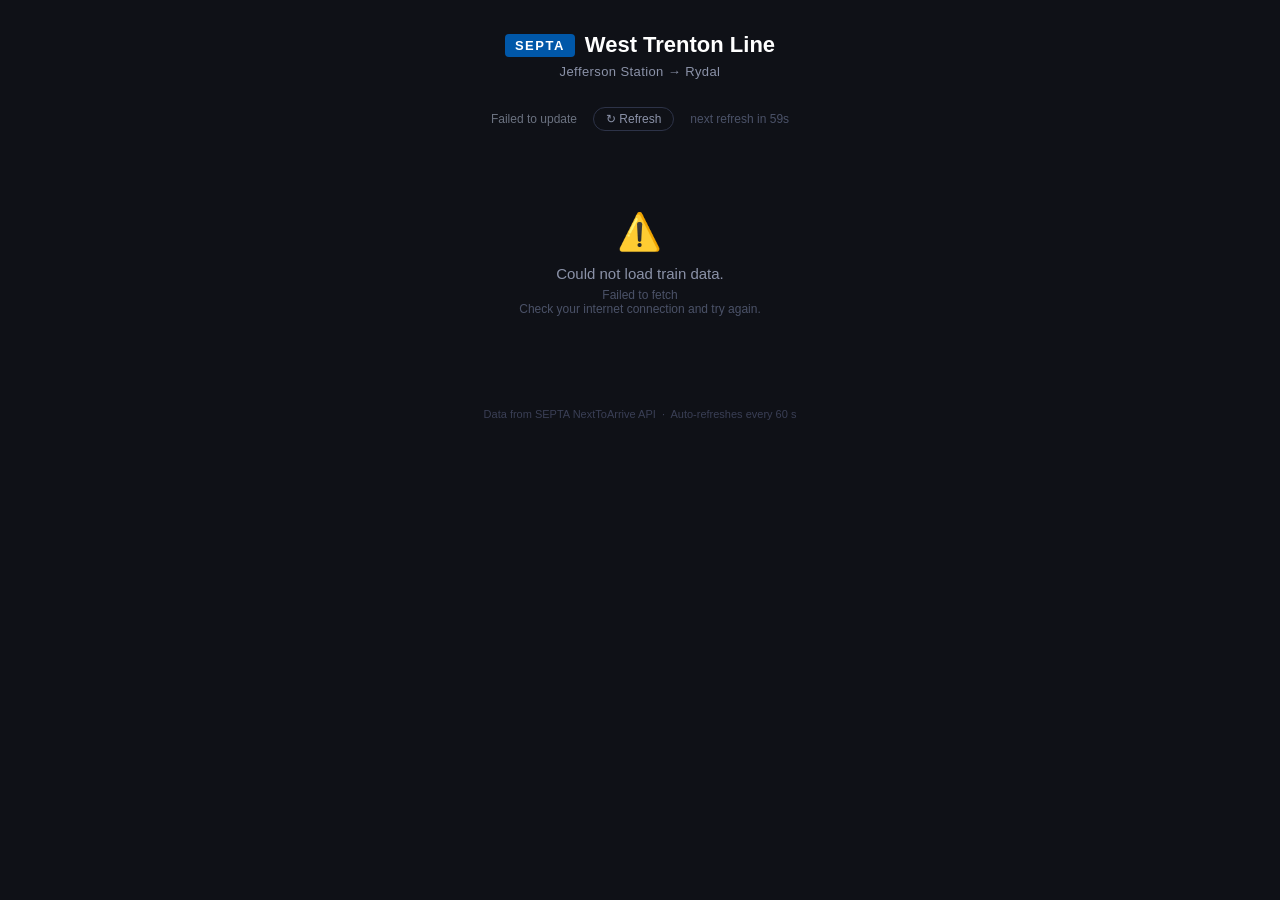
<file: rydal.html>
<!DOCTYPE html>
<html lang="en">
<head>
  <meta charset="UTF-8" />
  <meta name="viewport" content="width=device-width, initial-scale=1.0" />
  <title>SEPTA WTR — Jefferson to Rydal</title>
  <style>
    * { box-sizing: border-box; margin: 0; padding: 0; }

    body {
      font-family: -apple-system, BlinkMacSystemFont, "Segoe UI", Roboto, sans-serif;
      background: #0f1117;
      color: #e8eaf0;
      min-height: 100vh;
      display: flex;
      flex-direction: column;
      align-items: center;
      padding: 32px 16px;
    }

    header {
      text-align: center;
      margin-bottom: 28px;
    }

    .logo-row {
      display: flex;
      align-items: center;
      justify-content: center;
      gap: 10px;
      margin-bottom: 6px;
    }

    .septa-badge {
      background: #0057a8;
      color: #fff;
      font-weight: 800;
      font-size: 13px;
      letter-spacing: 1.5px;
      padding: 4px 10px;
      border-radius: 4px;
    }

    h1 {
      font-size: 22px;
      font-weight: 700;
      color: #ffffff;
    }

    .route-line {
      font-size: 13px;
      color: #8b92a8;
      margin-top: 4px;
      letter-spacing: 0.4px;
    }

    .meta-row {
      display: flex;
      align-items: center;
      justify-content: center;
      gap: 16px;
      margin-bottom: 20px;
      font-size: 12px;
      color: #6b7280;
    }

    .refresh-btn {
      background: none;
      border: 1px solid #2d3348;
      color: #8b92a8;
      font-size: 12px;
      padding: 4px 12px;
      border-radius: 20px;
      cursor: pointer;
      transition: all 0.15s;
    }

    .refresh-btn:hover {
      background: #1e2235;
      color: #c0c6d8;
    }

    .countdown {
      font-size: 12px;
      color: #4b5268;
    }

    .cards {
      width: 100%;
      max-width: 480px;
      display: flex;
      flex-direction: column;
      gap: 14px;
    }

    .card {
      background: #1a1e2e;
      border: 1px solid #252a3e;
      border-radius: 14px;
      padding: 20px 22px;
      position: relative;
      transition: border-color 0.2s;
    }

    .card.on-time  { border-left: 4px solid #22c55e; }
    .card.delayed  { border-left: 4px solid #f59e0b; }
    .card.very-late { border-left: 4px solid #ef4444; }

    .card-top {
      display: flex;
      align-items: flex-start;
      justify-content: space-between;
      margin-bottom: 16px;
    }

    .train-num {
      font-size: 13px;
      color: #6b7280;
      letter-spacing: 0.5px;
      text-transform: uppercase;
    }

    .status-badge {
      font-size: 12px;
      font-weight: 600;
      padding: 3px 10px;
      border-radius: 20px;
      letter-spacing: 0.3px;
    }

    .status-badge.on-time  { background: #14532d; color: #4ade80; }
    .status-badge.delayed  { background: #451a03; color: #fbbf24; }
    .status-badge.very-late { background: #450a0a; color: #f87171; }

    .times {
      display: flex;
      gap: 0;
      align-items: center;
    }

    .time-block {
      flex: 1;
    }

    .time-block + .time-block {
      border-left: 1px solid #252a3e;
      padding-left: 20px;
      margin-left: 20px;
    }

    .time-label {
      font-size: 11px;
      color: #6b7280;
      letter-spacing: 0.8px;
      text-transform: uppercase;
      margin-bottom: 4px;
    }

    .time-value {
      font-size: 26px;
      font-weight: 700;
      color: #f0f2fa;
      letter-spacing: -0.5px;
      line-height: 1;
    }

    .time-value.strikethrough {
      font-size: 16px;
      color: #4b5268;
      text-decoration: line-through;
      font-weight: 400;
    }

    .time-expected {
      font-size: 22px;
      font-weight: 700;
      color: #f59e0b;
      letter-spacing: -0.5px;
      margin-top: 2px;
    }

    .time-expected.very-late { color: #ef4444; }

    .delay-note {
      margin-top: 12px;
      font-size: 12px;
      color: #f59e0b;
      display: flex;
      align-items: center;
      gap: 5px;
    }

    .delay-note.very-late { color: #ef4444; }

    /* Loading & Error */
    .state-box {
      width: 100%;
      max-width: 480px;
      text-align: center;
      padding: 60px 20px;
      color: #6b7280;
    }

    .spinner {
      width: 36px;
      height: 36px;
      border: 3px solid #252a3e;
      border-top-color: #0057a8;
      border-radius: 50%;
      animation: spin 0.8s linear infinite;
      margin: 0 auto 16px;
    }

    @keyframes spin { to { transform: rotate(360deg); } }

    .error-icon { font-size: 36px; margin-bottom: 12px; }
    .error-msg  { font-size: 15px; color: #8b92a8; }
    .error-sub  { font-size: 12px; color: #4b5268; margin-top: 6px; }

    footer {
      margin-top: 32px;
      font-size: 11px;
      color: #3a3f55;
      text-align: center;
    }
  </style>
</head>
<body>

<header>
  <div class="logo-row">
    <span class="septa-badge">SEPTA</span>
    <h1>West Trenton Line</h1>
  </div>
  <div class="route-line">Jefferson Station &rarr; Rydal</div>
</header>

<div class="meta-row">
  <span id="lastUpdated">—</span>
  <button class="refresh-btn" onclick="loadTrains()">↻ Refresh</button>
  <span class="countdown" id="countdown"></span>
</div>

<div id="output">
  <div class="state-box">
    <div class="spinner"></div>
    <div>Loading train data…</div>
  </div>
</div>

<footer>Data from SEPTA NextToArrive API &nbsp;·&nbsp; Auto-refreshes every 60 s</footer>

<script>
  const SEPTA_API =
    "https://www3.septa.org/api/NextToArrive/index.php" +
    "?req1=Jefferson+Station&req2=Rydal&req3=3";

  // Proxy wrappers — tried in order until one succeeds
  const PROXIES = [
    url => url,                                                                     // direct
    url => `https://api.allorigins.win/raw?url=${encodeURIComponent(url)}`,        // allorigins
    url => `https://corsproxy.io/?${encodeURIComponent(url)}`,                     // corsproxy
    url => `https://api.codetabs.com/v1/proxy?quest=${encodeURIComponent(url)}`,   // codetabs
  ];

  async function fetchJSON() {
    let lastErr = new Error("All proxies failed");
    for (const wrap of PROXIES) {
      try {
        const r = await fetch(wrap(SEPTA_API), { cache: "no-store" });
        if (r.ok) return await r.json();
        lastErr = new Error(`HTTP ${r.status}`);
      } catch (e) {
        lastErr = e;
      }
    }
    throw lastErr;
  }

  let countdownTimer = null;
  let secondsLeft    = 60;

  /* ── helpers ─────────────────────────────────── */

  function parseDelay(delayStr) {
    if (!delayStr) return 0;
    const s = delayStr.trim().toLowerCase();
    if (s === "on time" || s === "" || s === "0") return 0;
    const m = s.match(/(\d+)/);
    return m ? parseInt(m[1], 10) : 0;
  }

  function addMinutes(timeStr, mins) {
    if (!timeStr || mins === 0) return null;
    // handles "5:14PM" or "5:14 PM"
    const m = timeStr.replace(/\s/g, "").match(/^(\d+):(\d+)(AM|PM)$/i);
    if (!m) return null;
    let h = parseInt(m[1], 10);
    let min = parseInt(m[2], 10);
    const period = m[3].toUpperCase();

    if (period === "PM" && h !== 12) h += 12;
    if (period === "AM" && h === 12) h = 0;

    let total = h * 60 + min + mins;
    let nh = Math.floor(total / 60) % 24;
    let nm = total % 60;
    const np = nh >= 12 ? "PM" : "AM";
    let dh = nh % 12 || 12;
    return `${dh}:${String(nm).padStart(2, "0")} ${np}`;
  }

  function fmtTime(t) {
    // normalise "5:14PM" → "5:14 PM"
    if (!t) return "—";
    return t.replace(/([AP]M)/i, " $1").replace(/\s+/g, " ").trim();
  }

  function statusClass(delayMins) {
    if (delayMins === 0) return "on-time";
    if (delayMins < 10)  return "delayed";
    return "very-late";
  }

  /* ── render ───────────────────────────────────── */

  function renderCards(trains) {
    if (!trains || trains.length === 0) {
      return `<div class="state-box">
        <div class="error-icon">🚉</div>
        <div class="error-msg">No upcoming trains found.</div>
        <div class="error-sub">Service may have ended for the day.</div>
      </div>`;
    }

    return `<div class="cards">${trains.map(renderCard).join("")}</div>`;
  }

  function renderCard(t, idx) {
    const delayMins  = parseDelay(t.orig_delay);
    const cls        = statusClass(delayMins);
    const depSched   = fmtTime(t.orig_departure_time);
    const arrSched   = fmtTime(t.orig_arrival_time);
    const depExpected = delayMins > 0 ? addMinutes(t.orig_departure_time, delayMins) : null;
    const arrExpected = delayMins > 0 ? addMinutes(t.orig_arrival_time,   delayMins) : null;
    const trainNum   = t.orig_train || "—";

    const badgeLabel =
      cls === "on-time"  ? "On Time" :
      cls === "delayed"  ? `+${delayMins} min` :
                           `+${delayMins} min`;

    const depBlock = depExpected
      ? `<div class="time-value strikethrough">${depSched}</div>
         <div class="time-expected ${cls === "very-late" ? "very-late" : ""}">${depExpected}</div>`
      : `<div class="time-value">${depSched}</div>`;

    const arrBlock = arrExpected
      ? `<div class="time-value strikethrough">${arrSched}</div>
         <div class="time-expected ${cls === "very-late" ? "very-late" : ""}">${arrExpected}</div>`
      : `<div class="time-value">${arrSched}</div>`;

    const delayNote = delayMins > 0
      ? `<div class="delay-note ${cls === "very-late" ? "very-late" : ""}">
           ⚠ Running ${delayMins} minute${delayMins !== 1 ? "s" : ""} late
         </div>`
      : "";

    return `
      <div class="card ${cls}">
        <div class="card-top">
          <span class="train-num">Train #${trainNum}</span>
          <span class="status-badge ${cls}">${badgeLabel}</span>
        </div>
        <div class="times">
          <div class="time-block">
            <div class="time-label">Departs</div>
            ${depBlock}
          </div>
          <div class="time-block">
            <div class="time-label">Arrives</div>
            ${arrBlock}
          </div>
        </div>
        ${delayNote}
      </div>`;
  }

  /* ── data fetch ───────────────────────────────── */

  async function loadTrains() {
    resetCountdown();
    document.getElementById("output").innerHTML = `
      <div class="state-box">
        <div class="spinner"></div>
        <div>Fetching live train data…</div>
      </div>`;

    try {
      const data = await fetchJSON();

      document.getElementById("output").innerHTML = renderCards(data);
      document.getElementById("lastUpdated").textContent =
        "Updated " + new Date().toLocaleTimeString([], { hour: "2-digit", minute: "2-digit" });
    } catch (err) {
      document.getElementById("output").innerHTML = `
        <div class="state-box">
          <div class="error-icon">⚠️</div>
          <div class="error-msg">Could not load train data.</div>
          <div class="error-sub">${err.message}<br>Check your internet connection and try again.</div>
        </div>`;
      document.getElementById("lastUpdated").textContent = "Failed to update";
    }
  }

  /* ── auto-refresh countdown ───────────────────── */

  function resetCountdown() {
    clearInterval(countdownTimer);
    secondsLeft = 60;
    updateCountdownLabel();
    countdownTimer = setInterval(() => {
      secondsLeft--;
      updateCountdownLabel();
      if (secondsLeft <= 0) loadTrains();
    }, 1000);
  }

  function updateCountdownLabel() {
    document.getElementById("countdown").textContent =
      secondsLeft > 0 ? `next refresh in ${secondsLeft}s` : "";
  }

  /* ── init ─────────────────────────────────────── */
  loadTrains();
</script>

</body>
</html>
</file>
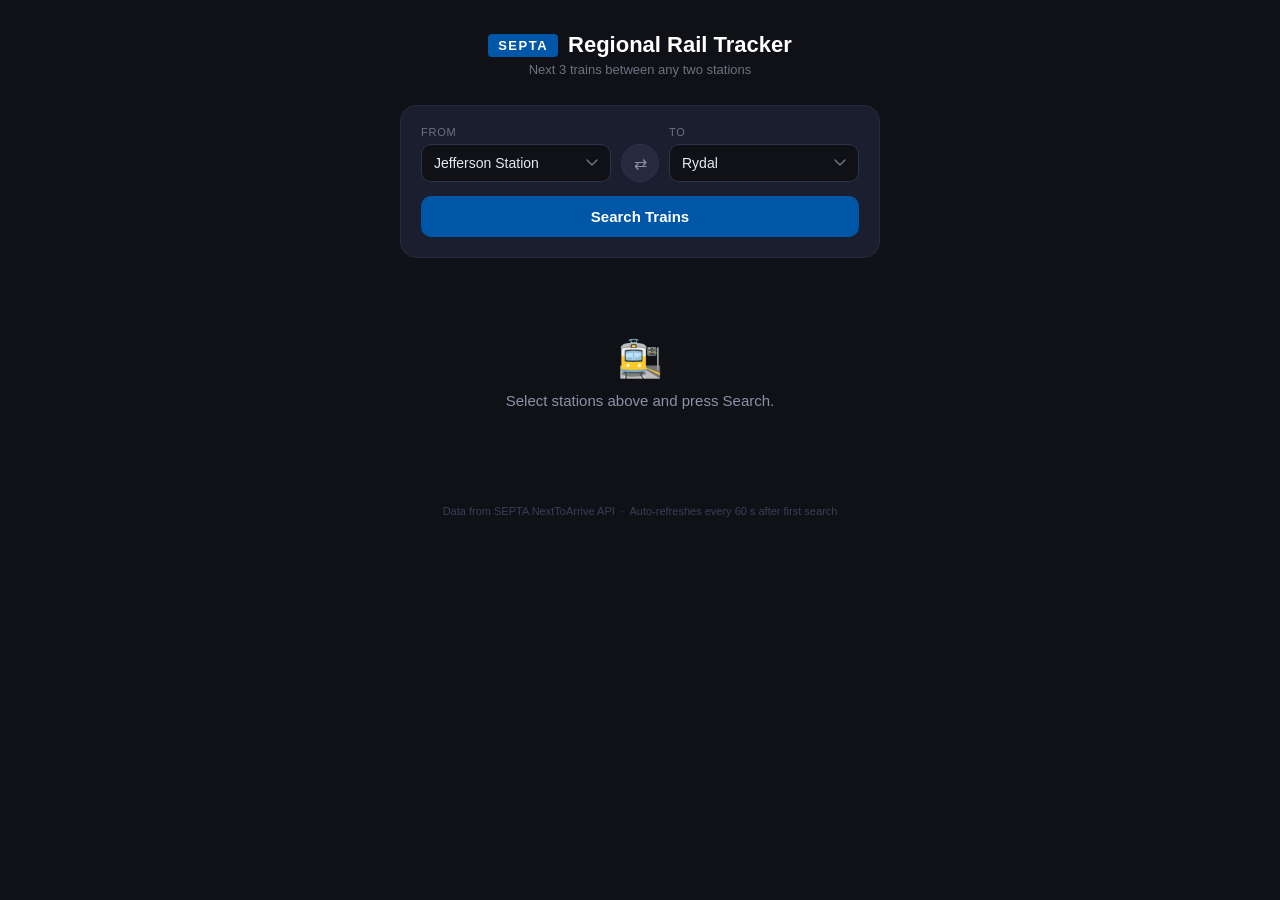
<file: septa.html>
<!DOCTYPE html>
<html lang="en">
<head>
  <meta charset="UTF-8" />
  <meta name="viewport" content="width=device-width, initial-scale=1.0" />
  <title>SEPTA Regional Rail Tracker</title>
  <style>
    * { box-sizing: border-box; margin: 0; padding: 0; }

    body {
      font-family: -apple-system, BlinkMacSystemFont, "Segoe UI", Roboto, sans-serif;
      background: #0f1117;
      color: #e8eaf0;
      min-height: 100vh;
      display: flex;
      flex-direction: column;
      align-items: center;
      padding: 32px 16px 48px;
    }

    /* ── Header ── */
    header { text-align: center; margin-bottom: 28px; }

    .logo-row {
      display: flex;
      align-items: center;
      justify-content: center;
      gap: 10px;
      margin-bottom: 4px;
    }

    .septa-badge {
      background: #0057a8;
      color: #fff;
      font-weight: 800;
      font-size: 13px;
      letter-spacing: 1.5px;
      padding: 4px 10px;
      border-radius: 4px;
    }

    h1 { font-size: 22px; font-weight: 700; color: #fff; }

    .subtitle { font-size: 13px; color: #6b7280; margin-top: 4px; }

    /* ── Station Picker ── */
    .picker {
      width: 100%;
      max-width: 480px;
      background: #1a1e2e;
      border: 1px solid #252a3e;
      border-radius: 16px;
      padding: 20px;
      margin-bottom: 20px;
    }

    .picker-row {
      display: flex;
      align-items: center;
      gap: 10px;
    }

    .field {
      flex: 1;
      display: flex;
      flex-direction: column;
      gap: 6px;
    }

    .field label {
      font-size: 11px;
      letter-spacing: 0.8px;
      text-transform: uppercase;
      color: #6b7280;
    }

    .field select {
      background: #0f1117;
      border: 1px solid #2d3348;
      color: #e8eaf0;
      font-size: 14px;
      padding: 10px 12px;
      border-radius: 10px;
      outline: none;
      cursor: pointer;
      width: 100%;
      appearance: none;
      -webkit-appearance: none;
      background-image: url("data:image/svg+xml,%3Csvg xmlns='http://www.w3.org/2000/svg' width='12' height='8' viewBox='0 0 12 8'%3E%3Cpath d='M1 1l5 5 5-5' stroke='%236b7280' stroke-width='1.5' fill='none' stroke-linecap='round'/%3E%3C/svg%3E");
      background-repeat: no-repeat;
      background-position: right 12px center;
      padding-right: 32px;
    }

    .field select:focus { border-color: #0057a8; }

    .swap-btn {
      background: #252a3e;
      border: 1px solid #2d3348;
      color: #8b92a8;
      width: 38px;
      height: 38px;
      border-radius: 50%;
      font-size: 16px;
      cursor: pointer;
      display: flex;
      align-items: center;
      justify-content: center;
      flex-shrink: 0;
      margin-top: 18px;
      transition: all 0.15s;
    }

    .swap-btn:hover { background: #0057a8; color: #fff; border-color: #0057a8; }

    .search-btn {
      width: 100%;
      margin-top: 14px;
      background: #0057a8;
      color: #fff;
      border: none;
      border-radius: 10px;
      padding: 12px;
      font-size: 15px;
      font-weight: 600;
      cursor: pointer;
      transition: background 0.15s;
    }

    .search-btn:hover { background: #0066cc; }
    .search-btn:disabled { background: #1a2a40; color: #4b5268; cursor: default; }

    /* ── Meta row ── */
    .meta-row {
      display: flex;
      align-items: center;
      justify-content: center;
      gap: 16px;
      margin-bottom: 20px;
      font-size: 12px;
      color: #6b7280;
      width: 100%;
      max-width: 480px;
    }

    .refresh-btn {
      background: none;
      border: 1px solid #2d3348;
      color: #8b92a8;
      font-size: 12px;
      padding: 4px 12px;
      border-radius: 20px;
      cursor: pointer;
      transition: all 0.15s;
    }

    .refresh-btn:hover { background: #1e2235; color: #c0c6d8; }

    .countdown { font-size: 12px; color: #4b5268; }

    /* ── Cards ── */
    .cards {
      width: 100%;
      max-width: 480px;
      display: flex;
      flex-direction: column;
      gap: 14px;
    }

    .card {
      background: #1a1e2e;
      border: 1px solid #252a3e;
      border-radius: 14px;
      padding: 20px 22px;
    }

    .card.on-time   { border-left: 4px solid #22c55e; }
    .card.delayed   { border-left: 4px solid #f59e0b; }
    .card.very-late { border-left: 4px solid #ef4444; }

    .card-top {
      display: flex;
      align-items: flex-start;
      justify-content: space-between;
      margin-bottom: 16px;
    }

    .train-num { font-size: 13px; color: #6b7280; letter-spacing: 0.5px; text-transform: uppercase; }

    .status-badge {
      font-size: 12px;
      font-weight: 600;
      padding: 3px 10px;
      border-radius: 20px;
    }

    .status-badge.on-time   { background: #14532d; color: #4ade80; }
    .status-badge.delayed   { background: #451a03; color: #fbbf24; }
    .status-badge.very-late { background: #450a0a; color: #f87171; }

    .times { display: flex; align-items: center; }

    .time-block { flex: 1; }

    .time-block + .time-block {
      border-left: 1px solid #252a3e;
      padding-left: 20px;
      margin-left: 20px;
    }

    .time-label {
      font-size: 11px;
      color: #6b7280;
      letter-spacing: 0.8px;
      text-transform: uppercase;
      margin-bottom: 4px;
    }

    .time-value {
      font-size: 26px;
      font-weight: 700;
      color: #f0f2fa;
      letter-spacing: -0.5px;
      line-height: 1;
    }

    .time-value.struck {
      font-size: 16px;
      color: #4b5268;
      text-decoration: line-through;
      font-weight: 400;
    }

    .time-expected           { font-size: 22px; font-weight: 700; color: #f59e0b; letter-spacing: -0.5px; margin-top: 2px; }
    .time-expected.very-late { color: #ef4444; }

    .delay-note           { margin-top: 12px; font-size: 12px; color: #f59e0b; }
    .delay-note.very-late { color: #ef4444; }

    /* ── State boxes ── */
    .state-box {
      width: 100%;
      max-width: 480px;
      text-align: center;
      padding: 60px 20px;
      color: #6b7280;
    }

    .spinner {
      width: 36px;
      height: 36px;
      border: 3px solid #252a3e;
      border-top-color: #0057a8;
      border-radius: 50%;
      animation: spin 0.8s linear infinite;
      margin: 0 auto 16px;
    }

    @keyframes spin { to { transform: rotate(360deg); } }

    .state-icon { font-size: 36px; margin-bottom: 12px; }
    .state-msg  { font-size: 15px; color: #8b92a8; }
    .state-sub  { font-size: 12px; color: #4b5268; margin-top: 6px; }

    footer {
      margin-top: 36px;
      font-size: 11px;
      color: #3a3f55;
      text-align: center;
    }
  </style>
</head>
<body>

<header>
  <div class="logo-row">
    <span class="septa-badge">SEPTA</span>
    <h1>Regional Rail Tracker</h1>
  </div>
  <div class="subtitle">Next 3 trains between any two stations</div>
</header>

<!-- Station Picker -->
<div class="picker">
  <div class="picker-row">
    <div class="field">
      <label for="fromStation">From</label>
      <select id="fromStation"></select>
    </div>
    <button class="swap-btn" onclick="swapStations()" title="Swap stations">⇄</button>
    <div class="field">
      <label for="toStation">To</label>
      <select id="toStation"></select>
    </div>
  </div>
  <button class="search-btn" id="searchBtn" onclick="loadTrains()">Search Trains</button>
</div>

<!-- Meta row (hidden until first search) -->
<div class="meta-row" id="metaRow" style="display:none">
  <span id="lastUpdated">—</span>
  <button class="refresh-btn" onclick="loadTrains()">↻ Refresh</button>
  <span class="countdown" id="countdown"></span>
</div>

<div id="output">
  <div class="state-box">
    <div class="state-icon">🚉</div>
    <div class="state-msg">Select stations above and press Search.</div>
  </div>
</div>

<footer>Data from SEPTA NextToArrive API &nbsp;·&nbsp; Auto-refreshes every 60 s after first search</footer>

<script>
  /* ── Station list ─────────────────────────────── */
  const STATIONS = [
    "30th Street Station",
    "Allen Lane",
    "Ambler",
    "Ardmore",
    "Arlington",
    "Bala",
    "Berwyn",
    "Bryn Mawr",
    "Carpenter",
    "Cheltenham",
    "Chestnut Hill East",
    "Chestnut Hill West",
    "Conshohocken",
    "Curtis Park",
    "Cynwyd",
    "Devon",
    "Downingtown",
    "Doylestown",
    "Elkins Park",
    "Exton",
    "Fern Rock TC",
    "Fernwood-Yeadon",
    "Folcroft",
    "Fort Washington",
    "Fox Chase",
    "Glenolden",
    "Glenside",
    "Gwynedd Valley",
    "Hatboro",
    "Haverford",
    "Holmes",
    "Ivy Ridge",
    "Jefferson Station",
    "Jenkintown-Wyncote",
    "Langhorne",
    "Lansdale",
    "Lansdowne",
    "Lawndale",
    "Malvern",
    "Marcus Hook",
    "Meadowbrook",
    "Media",
    "Melrose Park",
    "Merion",
    "Moylan-Rose Valley",
    "Mt Airy",
    "Narberth",
    "Noble",
    "Norristown TC",
    "North Hills",
    "North Philadelphia",
    "North Wales",
    "Norwood",
    "Oreland",
    "Overbrook",
    "Paoli",
    "Penn Medicine Station",
    "Penllyn",
    "Pennbrook",
    "Primos",
    "Prospect Park",
    "Providence Road",
    "Radnor",
    "Ridley Park",
    "Rydal",
    "Secane",
    "Sharon Hill",
    "Somerton",
    "Springfield-Delco",
    "St. Martins",
    "Strafford",
    "Suburban Station",
    "Swarthmore",
    "Temple University",
    "Thorndale",
    "Torresdale",
    "University City",
    "Upsal",
    "Villanova",
    "Wallingford",
    "Warminster",
    "Warwick",
    "Wayne",
    "Wayne Junction",
    "West Trenton",
    "Whitford",
    "Wissahickon",
    "Woodbourne",
    "Wyndmoor",
    "Wynnewood",
    "Yardley",
  ].sort();

  const DEFAULT_FROM = "Jefferson Station";
  const DEFAULT_TO   = "Rydal";

  /* ── Build dropdowns ──────────────────────────── */
  function buildSelects() {
    const fromEl = document.getElementById("fromStation");
    const toEl   = document.getElementById("toStation");

    STATIONS.forEach(s => {
      fromEl.appendChild(new Option(s, s, false, s === DEFAULT_FROM));
      toEl.appendChild(new Option(s, s, false, s === DEFAULT_TO));
    });
  }

  function swapStations() {
    const f = document.getElementById("fromStation");
    const t = document.getElementById("toStation");
    const tmp = f.value;
    f.value = t.value;
    t.value = tmp;
    if (lastSearched) loadTrains();
  }

  /* ── Proxy chain ──────────────────────────────── */
  const PROXIES = [
    url => url,
    url => `https://api.allorigins.win/raw?url=${encodeURIComponent(url)}`,
    url => `https://corsproxy.io/?${encodeURIComponent(url)}`,
    url => `https://api.codetabs.com/v1/proxy?quest=${encodeURIComponent(url)}`,
  ];

  async function fetchJSON(apiUrl) {
    let lastErr = new Error("All proxies failed");
    for (const wrap of PROXIES) {
      try {
        const r = await fetch(wrap(apiUrl), { cache: "no-store" });
        if (r.ok) return await r.json();
        lastErr = new Error(`HTTP ${r.status}`);
      } catch (e) { lastErr = e; }
    }
    throw lastErr;
  }

  /* ── Helpers ──────────────────────────────────── */
  function parseDelay(s) {
    if (!s) return 0;
    const l = s.trim().toLowerCase();
    if (l === "on time" || l === "" || l === "0") return 0;
    const m = l.match(/(\d+)/);
    return m ? parseInt(m[1], 10) : 0;
  }

  function addMinutes(timeStr, mins) {
    if (!timeStr || !mins) return null;
    const m = timeStr.replace(/\s/g, "").match(/^(\d+):(\d+)(AM|PM)$/i);
    if (!m) return null;
    let h = parseInt(m[1], 10), min = parseInt(m[2], 10);
    const p = m[3].toUpperCase();
    if (p === "PM" && h !== 12) h += 12;
    if (p === "AM" && h === 12) h = 0;
    const total = h * 60 + min + mins;
    const nh = Math.floor(total / 60) % 24;
    const nm = total % 60;
    const np = nh >= 12 ? "PM" : "AM";
    const dh = nh % 12 || 12;
    return `${dh}:${String(nm).padStart(2, "0")} ${np}`;
  }

  function fmtTime(t) {
    return t ? t.replace(/([AP]M)/i, " $1").replace(/\s+/g, " ").trim() : "—";
  }

  function cls(d) { return d === 0 ? "on-time" : d < 10 ? "delayed" : "very-late"; }

  /* ── Render ───────────────────────────────────── */
  function renderCards(trains, from, to) {
    if (!trains || trains.length === 0) {
      return `<div class="state-box">
        <div class="state-icon">🚉</div>
        <div class="state-msg">No upcoming trains found.</div>
        <div class="state-sub">
          No service between <strong>${from}</strong> and <strong>${to}</strong> right now,
          or the station name may not match SEPTA's system exactly.
        </div>
      </div>`;
    }
    return `<div class="cards">${trains.map(renderCard).join("")}</div>`;
  }

  function renderCard(t) {
    const delay  = parseDelay(t.orig_delay);
    const c      = cls(delay);
    const depSch = fmtTime(t.orig_departure_time);
    const arrSch = fmtTime(t.orig_arrival_time);
    const depExp = delay > 0 ? addMinutes(t.orig_departure_time, delay) : null;
    const arrExp = delay > 0 ? addMinutes(t.orig_arrival_time,  delay) : null;

    const badgeTxt = c === "on-time" ? "On Time" : `+${delay} min`;

    const depHtml = depExp
      ? `<div class="time-value struck">${depSch}</div><div class="time-expected ${c === "very-late" ? "very-late" : ""}">${depExp}</div>`
      : `<div class="time-value">${depSch}</div>`;

    const arrHtml = arrExp
      ? `<div class="time-value struck">${arrSch}</div><div class="time-expected ${c === "very-late" ? "very-late" : ""}">${arrExp}</div>`
      : `<div class="time-value">${arrSch}</div>`;

    const delayNote = delay > 0
      ? `<div class="delay-note ${c === "very-late" ? "very-late" : ""}">⚠ Running ${delay} minute${delay !== 1 ? "s" : ""} late</div>`
      : "";

    return `
      <div class="card ${c}">
        <div class="card-top">
          <span class="train-num">Train #${t.orig_train || "—"}</span>
          <span class="status-badge ${c}">${badgeTxt}</span>
        </div>
        <div class="times">
          <div class="time-block">
            <div class="time-label">Departs</div>${depHtml}
          </div>
          <div class="time-block">
            <div class="time-label">Arrives</div>${arrHtml}
          </div>
        </div>
        ${delayNote}
      </div>`;
  }

  /* ── Data fetch & refresh ─────────────────────── */
  let countdownTimer = null;
  let secondsLeft    = 60;
  let lastSearched   = false;

  function buildApiUrl(from, to) {
    return "https://www3.septa.org/api/NextToArrive/index.php" +
      `?req1=${encodeURIComponent(from)}&req2=${encodeURIComponent(to)}&req3=3`;
  }

  async function loadTrains() {
    const from = document.getElementById("fromStation").value;
    const to   = document.getElementById("toStation").value;

    if (from === to) {
      document.getElementById("output").innerHTML = `<div class="state-box">
        <div class="state-icon">⚠️</div>
        <div class="state-msg">Origin and destination can't be the same.</div>
      </div>`;
      return;
    }

    lastSearched = true;
    resetCountdown();
    document.getElementById("metaRow").style.display = "flex";
    document.getElementById("output").innerHTML = `
      <div class="state-box">
        <div class="spinner"></div>
        <div>Looking up trains from <strong>${from}</strong> to <strong>${to}</strong>…</div>
      </div>`;

    try {
      const data = await fetchJSON(buildApiUrl(from, to));
      document.getElementById("output").innerHTML = renderCards(data, from, to);
      document.getElementById("lastUpdated").textContent =
        "Updated " + new Date().toLocaleTimeString([], { hour: "2-digit", minute: "2-digit" });
    } catch (err) {
      document.getElementById("output").innerHTML = `<div class="state-box">
        <div class="state-icon">⚠️</div>
        <div class="state-msg">Could not load train data.</div>
        <div class="state-sub">${err.message}</div>
      </div>`;
      document.getElementById("lastUpdated").textContent = "Failed to update";
    }
  }

  function resetCountdown() {
    clearInterval(countdownTimer);
    secondsLeft = 60;
    tick();
    countdownTimer = setInterval(() => {
      secondsLeft--;
      tick();
      if (secondsLeft <= 0) loadTrains();
    }, 1000);
  }

  function tick() {
    document.getElementById("countdown").textContent =
      lastSearched && secondsLeft > 0 ? `next refresh in ${secondsLeft}s` : "";
  }

  /* ── Init ─────────────────────────────────────── */
  buildSelects();
</script>

</body>
</html>
</file>
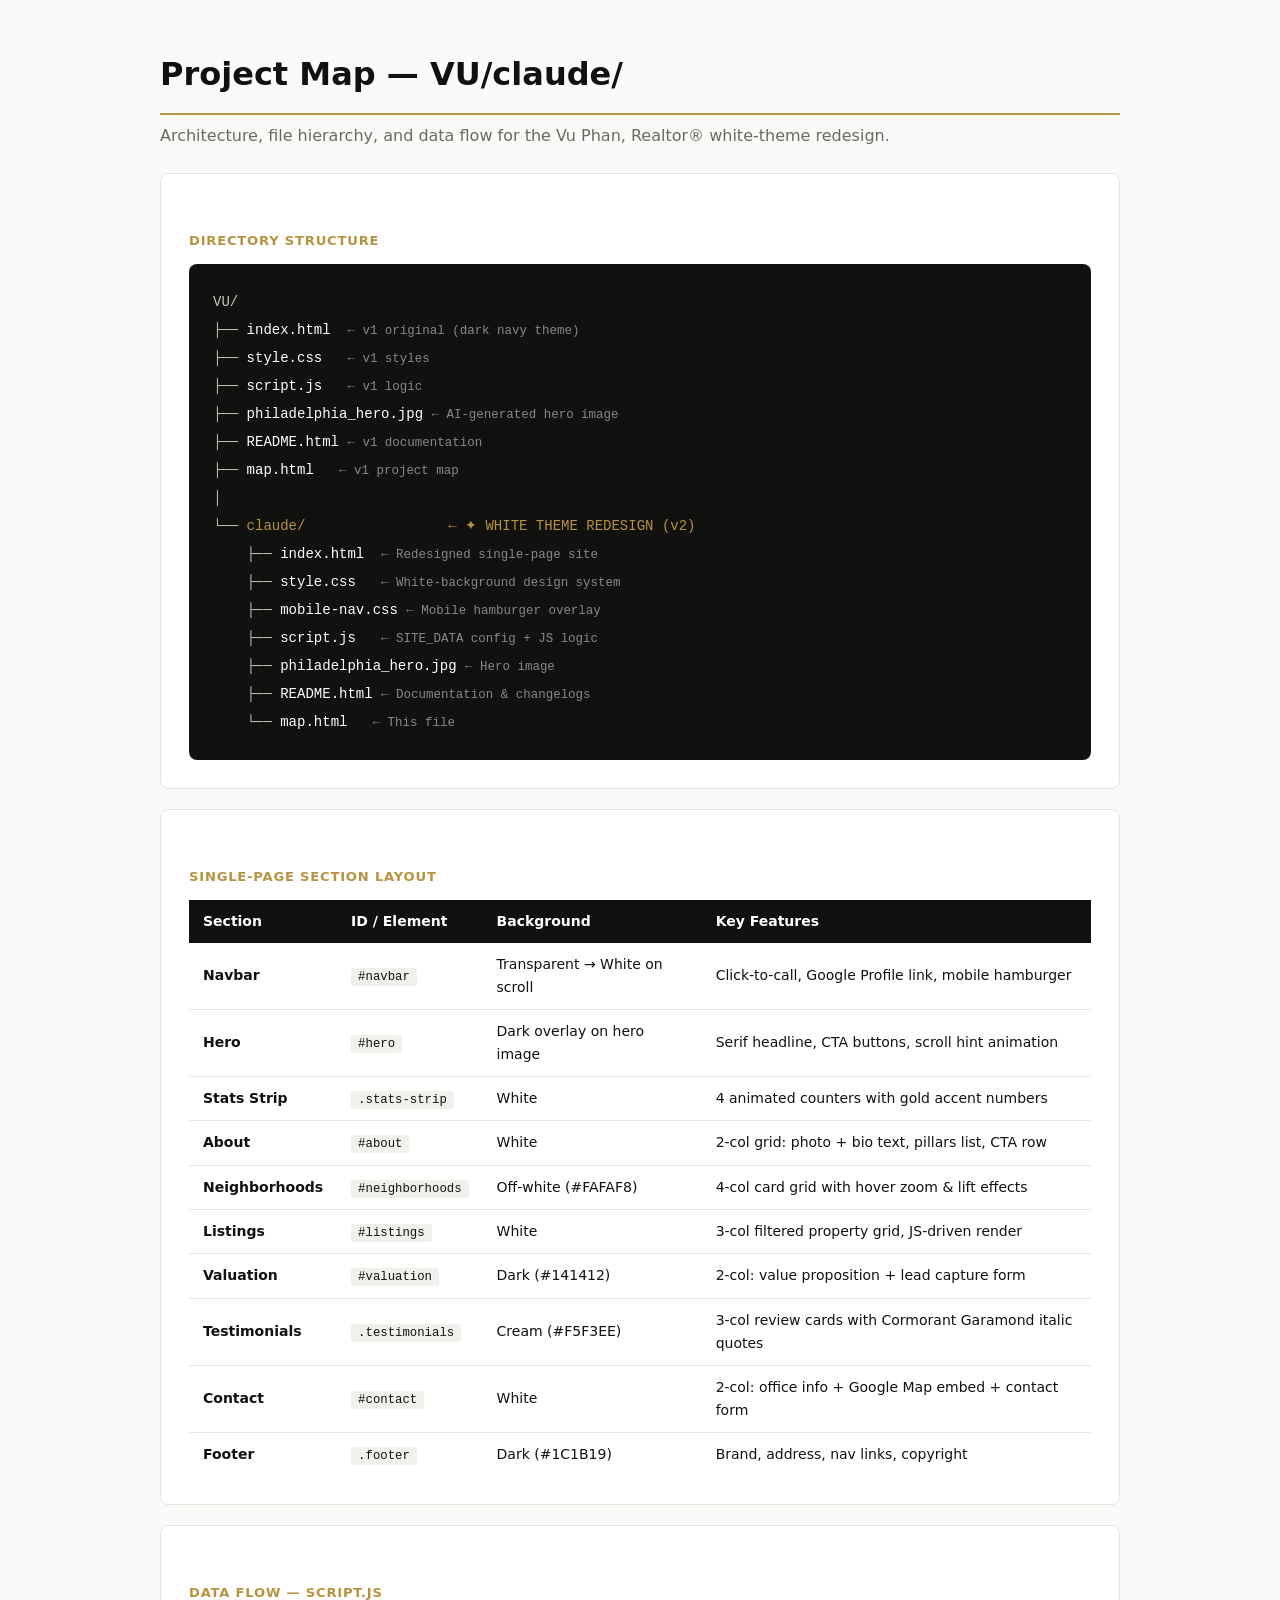
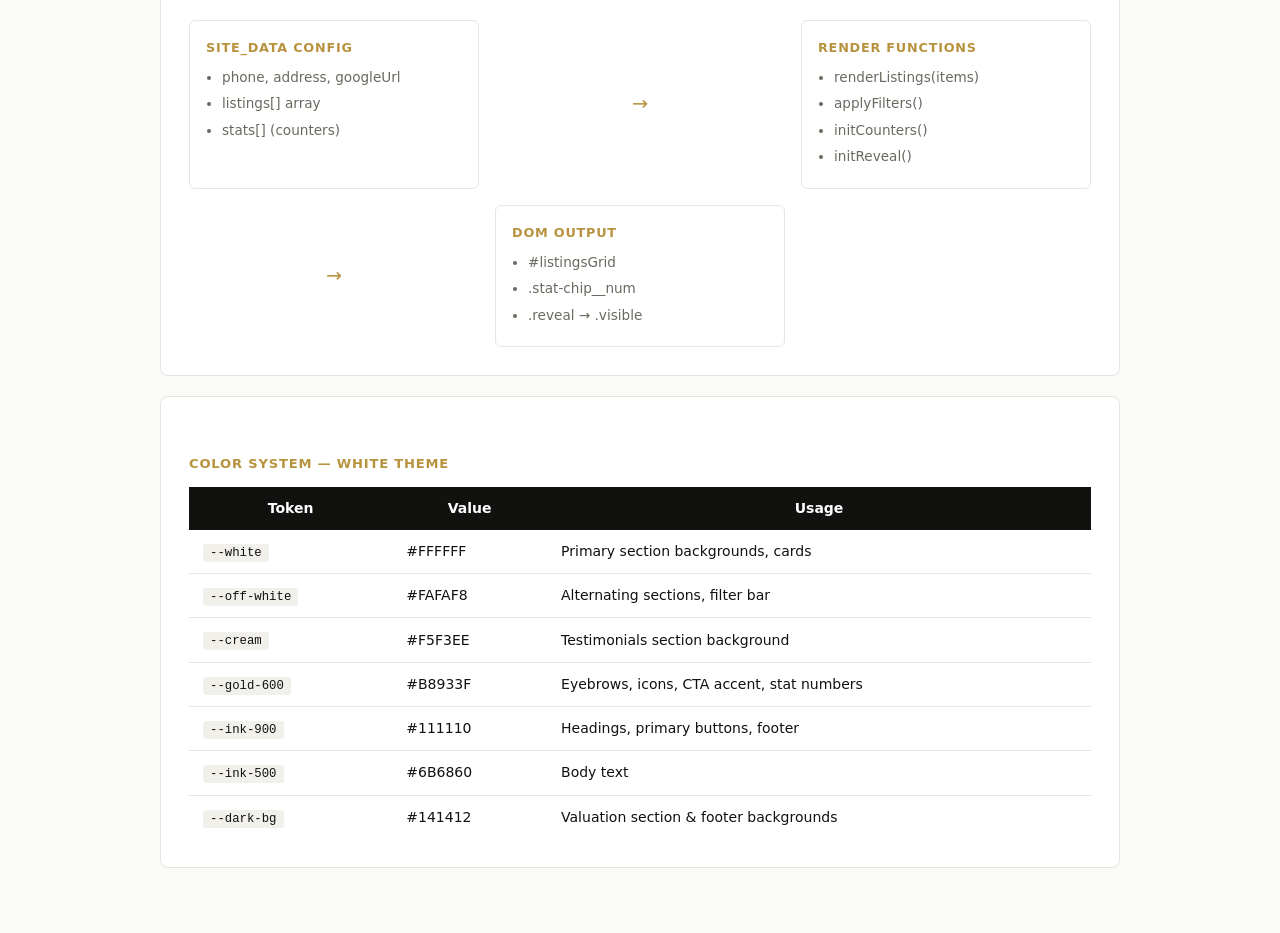
<file: vu/map.html>
<!DOCTYPE html>
<html lang="en">
<head>
  <meta charset="UTF-8">
  <meta name="viewport" content="width=device-width, initial-scale=1.0">
  <title>Project Map — Vu Phan, Realtor® (claude/)</title>
  <style>
    :root { --gold: #B8933F; --ink: #111110; --muted: #6B6860; --border: #E8E5DF; --bg: #FAFAF8; }
    * { box-sizing: border-box; margin: 0; padding: 0; }
    body { font-family: 'Segoe UI', system-ui, sans-serif; background: var(--bg); color: var(--ink); line-height: 1.65; padding: 48px 24px; }
    .page { max-width: 960px; margin: 0 auto; }
    h1 { font-size: 2rem; border-bottom: 2px solid var(--gold); padding-bottom: 12px; margin-bottom: 8px; }
    h2 { color: var(--gold); text-transform: uppercase; letter-spacing: 0.06em; font-size: 0.82rem; font-weight: 700; margin: 28px 0 12px; }
    .card { background: #fff; border: 1px solid var(--border); border-radius: 8px; padding: 28px; margin-bottom: 20px; }
    p { color: var(--muted); margin-bottom: 10px; }
    code { background: #F2F0EB; padding: 2px 7px; border-radius: 3px; font-size: 0.88em; color: var(--ink); font-family: monospace; }
    .tree { font-family: 'Courier New', monospace; background: var(--ink); color: #C8C4BC; padding: 24px; border-radius: 8px; font-size: 0.875rem; line-height: 2; }
    .tree .f { color: #fff; } .tree .c { color: var(--gold); } .tree .d { color: #888; font-size: 0.78rem; }
    .flow { display: grid; grid-template-columns: repeat(3, 1fr); gap: 16px; margin-top: 16px; }
    .flow-box { border: 1px solid var(--border); border-radius: 6px; padding: 16px; background: #fff; }
    .flow-box h3 { font-size: 0.8rem; font-weight: 700; text-transform: uppercase; letter-spacing: 0.06em; color: var(--gold); margin-bottom: 8px; }
    .flow-box ul { padding-left: 16px; font-size: 0.85rem; color: var(--muted); }
    .flow-box li { margin-bottom: 4px; }
    .arrow { text-align: center; color: var(--gold); font-size: 1.2rem; display: flex; align-items: center; justify-content: center; }
  </style>
</head>
<body>
<div class="page">

  <h1>Project Map — VU/claude/</h1>
  <p style="margin-bottom:24px">Architecture, file hierarchy, and data flow for the Vu Phan, Realtor® white-theme redesign.</p>

  <div class="card">
    <h2>Directory Structure</h2>
    <div class="tree">
VU/<br>
├── <span class="f">index.html</span> &nbsp;<span class="d">← v1 original (dark navy theme)</span><br>
├── <span class="f">style.css</span> &nbsp;&nbsp;<span class="d">← v1 styles</span><br>
├── <span class="f">script.js</span> &nbsp;&nbsp;<span class="d">← v1 logic</span><br>
├── <span class="f">philadelphia_hero.jpg</span> <span class="d">← AI-generated hero image</span><br>
├── <span class="f">README.html</span> <span class="d">← v1 documentation</span><br>
├── <span class="f">map.html</span> &nbsp;&nbsp;<span class="d">← v1 project map</span><br>
│<br>
└── <span class="c">claude/ &nbsp;&nbsp;&nbsp;&nbsp;&nbsp;&nbsp;&nbsp;&nbsp;&nbsp;&nbsp;&nbsp;&nbsp;&nbsp;&nbsp;&nbsp;&nbsp;← ✦ WHITE THEME REDESIGN (v2)</span><br>
&nbsp;&nbsp;&nbsp;&nbsp;├── <span class="f">index.html</span> &nbsp;<span class="d">← Redesigned single-page site</span><br>
&nbsp;&nbsp;&nbsp;&nbsp;├── <span class="f">style.css</span> &nbsp;&nbsp;<span class="d">← White-background design system</span><br>
&nbsp;&nbsp;&nbsp;&nbsp;├── <span class="f">mobile-nav.css</span> <span class="d">← Mobile hamburger overlay</span><br>
&nbsp;&nbsp;&nbsp;&nbsp;├── <span class="f">script.js</span> &nbsp;&nbsp;<span class="d">← SITE_DATA config + JS logic</span><br>
&nbsp;&nbsp;&nbsp;&nbsp;├── <span class="f">philadelphia_hero.jpg</span> <span class="d">← Hero image</span><br>
&nbsp;&nbsp;&nbsp;&nbsp;├── <span class="f">README.html</span> <span class="d">← Documentation & changelogs</span><br>
&nbsp;&nbsp;&nbsp;&nbsp;└── <span class="f">map.html</span> &nbsp;&nbsp;<span class="d">← This file</span>
    </div>
  </div>

  <div class="card">
    <h2>Single-Page Section Layout</h2>
    <table style="width:100%; border-collapse:collapse; font-size:0.875rem;">
      <thead><tr style="background:var(--ink); color:#fff;"><th style="padding:10px 14px; text-align:left;">Section</th><th style="padding:10px 14px; text-align:left;">ID / Element</th><th style="padding:10px 14px; text-align:left;">Background</th><th style="padding:10px 14px; text-align:left;">Key Features</th></tr></thead>
      <tbody>
        <tr style="border-bottom:1px solid var(--border)"><td style="padding:10px 14px"><strong>Navbar</strong></td><td style="padding:10px 14px"><code>#navbar</code></td><td style="padding:10px 14px">Transparent → White on scroll</td><td style="padding:10px 14px">Click-to-call, Google Profile link, mobile hamburger</td></tr>
        <tr style="border-bottom:1px solid var(--border)"><td style="padding:10px 14px"><strong>Hero</strong></td><td style="padding:10px 14px"><code>#hero</code></td><td style="padding:10px 14px">Dark overlay on hero image</td><td style="padding:10px 14px">Serif headline, CTA buttons, scroll hint animation</td></tr>
        <tr style="border-bottom:1px solid var(--border)"><td style="padding:10px 14px"><strong>Stats Strip</strong></td><td style="padding:10px 14px"><code>.stats-strip</code></td><td style="padding:10px 14px">White</td><td style="padding:10px 14px">4 animated counters with gold accent numbers</td></tr>
        <tr style="border-bottom:1px solid var(--border)"><td style="padding:10px 14px"><strong>About</strong></td><td style="padding:10px 14px"><code>#about</code></td><td style="padding:10px 14px">White</td><td style="padding:10px 14px">2-col grid: photo + bio text, pillars list, CTA row</td></tr>
        <tr style="border-bottom:1px solid var(--border)"><td style="padding:10px 14px"><strong>Neighborhoods</strong></td><td style="padding:10px 14px"><code>#neighborhoods</code></td><td style="padding:10px 14px">Off-white (#FAFAF8)</td><td style="padding:10px 14px">4-col card grid with hover zoom & lift effects</td></tr>
        <tr style="border-bottom:1px solid var(--border)"><td style="padding:10px 14px"><strong>Listings</strong></td><td style="padding:10px 14px"><code>#listings</code></td><td style="padding:10px 14px">White</td><td style="padding:10px 14px">3-col filtered property grid, JS-driven render</td></tr>
        <tr style="border-bottom:1px solid var(--border)"><td style="padding:10px 14px"><strong>Valuation</strong></td><td style="padding:10px 14px"><code>#valuation</code></td><td style="padding:10px 14px">Dark (#141412)</td><td style="padding:10px 14px">2-col: value proposition + lead capture form</td></tr>
        <tr style="border-bottom:1px solid var(--border)"><td style="padding:10px 14px"><strong>Testimonials</strong></td><td style="padding:10px 14px"><code>.testimonials</code></td><td style="padding:10px 14px">Cream (#F5F3EE)</td><td style="padding:10px 14px">3-col review cards with Cormorant Garamond italic quotes</td></tr>
        <tr style="border-bottom:1px solid var(--border)"><td style="padding:10px 14px"><strong>Contact</strong></td><td style="padding:10px 14px"><code>#contact</code></td><td style="padding:10px 14px">White</td><td style="padding:10px 14px">2-col: office info + Google Map embed + contact form</td></tr>
        <tr><td style="padding:10px 14px"><strong>Footer</strong></td><td style="padding:10px 14px"><code>.footer</code></td><td style="padding:10px 14px">Dark (#1C1B19)</td><td style="padding:10px 14px">Brand, address, nav links, copyright</td></tr>
      </tbody>
    </table>
  </div>

  <div class="card">
    <h2>Data Flow — script.js</h2>
    <div class="flow">
      <div class="flow-box">
        <h3>SITE_DATA Config</h3>
        <ul>
          <li>phone, address, googleUrl</li>
          <li>listings[] array</li>
          <li>stats[] (counters)</li>
        </ul>
      </div>
      <div class="arrow">→</div>
      <div class="flow-box">
        <h3>Render Functions</h3>
        <ul>
          <li>renderListings(items)</li>
          <li>applyFilters()</li>
          <li>initCounters()</li>
          <li>initReveal()</li>
        </ul>
      </div>
      <div class="arrow">→</div>
      <div class="flow-box">
        <h3>DOM Output</h3>
        <ul>
          <li>#listingsGrid</li>
          <li>.stat-chip__num</li>
          <li>.reveal → .visible</li>
        </ul>
      </div>
    </div>
  </div>

  <div class="card">
    <h2>Color System — White Theme</h2>
    <table style="width:100%; border-collapse:collapse; font-size:0.875rem;">
      <thead><tr style="background:var(--ink); color:#fff;"><th style="padding:10px 14px">Token</th><th style="padding:10px 14px">Value</th><th style="padding:10px 14px">Usage</th></tr></thead>
      <tbody>
        <tr style="border-bottom:1px solid var(--border)"><td style="padding:10px 14px"><code>--white</code></td><td style="padding:10px 14px">#FFFFFF</td><td style="padding:10px 14px">Primary section backgrounds, cards</td></tr>
        <tr style="border-bottom:1px solid var(--border)"><td style="padding:10px 14px"><code>--off-white</code></td><td style="padding:10px 14px">#FAFAF8</td><td style="padding:10px 14px">Alternating sections, filter bar</td></tr>
        <tr style="border-bottom:1px solid var(--border)"><td style="padding:10px 14px"><code>--cream</code></td><td style="padding:10px 14px">#F5F3EE</td><td style="padding:10px 14px">Testimonials section background</td></tr>
        <tr style="border-bottom:1px solid var(--border)"><td style="padding:10px 14px"><code>--gold-600</code></td><td style="padding:10px 14px">#B8933F</td><td style="padding:10px 14px">Eyebrows, icons, CTA accent, stat numbers</td></tr>
        <tr style="border-bottom:1px solid var(--border)"><td style="padding:10px 14px"><code>--ink-900</code></td><td style="padding:10px 14px">#111110</td><td style="padding:10px 14px">Headings, primary buttons, footer</td></tr>
        <tr style="border-bottom:1px solid var(--border)"><td style="padding:10px 14px"><code>--ink-500</code></td><td style="padding:10px 14px">#6B6860</td><td style="padding:10px 14px">Body text</td></tr>
        <tr><td style="padding:10px 14px"><code>--dark-bg</code></td><td style="padding:10px 14px">#141412</td><td style="padding:10px 14px">Valuation section & footer backgrounds</td></tr>
      </tbody>
    </table>
  </div>

</div>
</body>
</html>
</file>
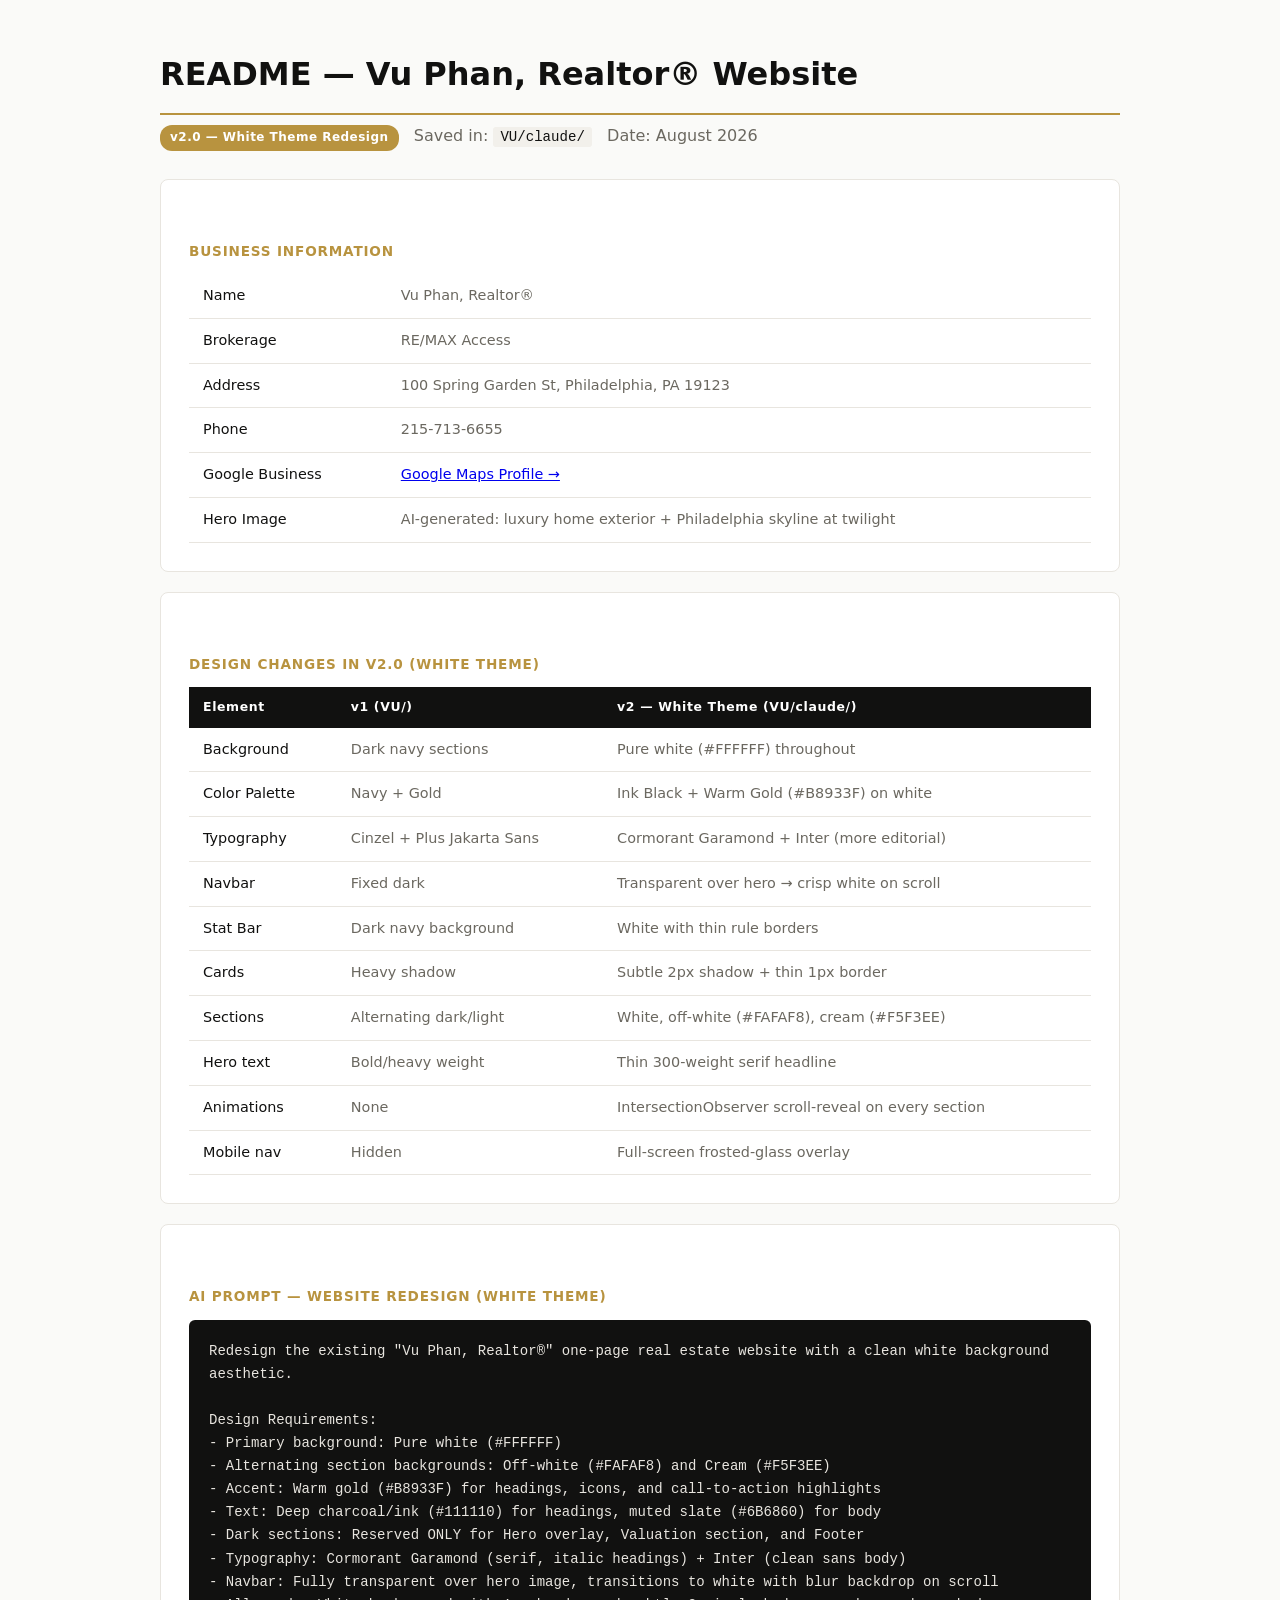
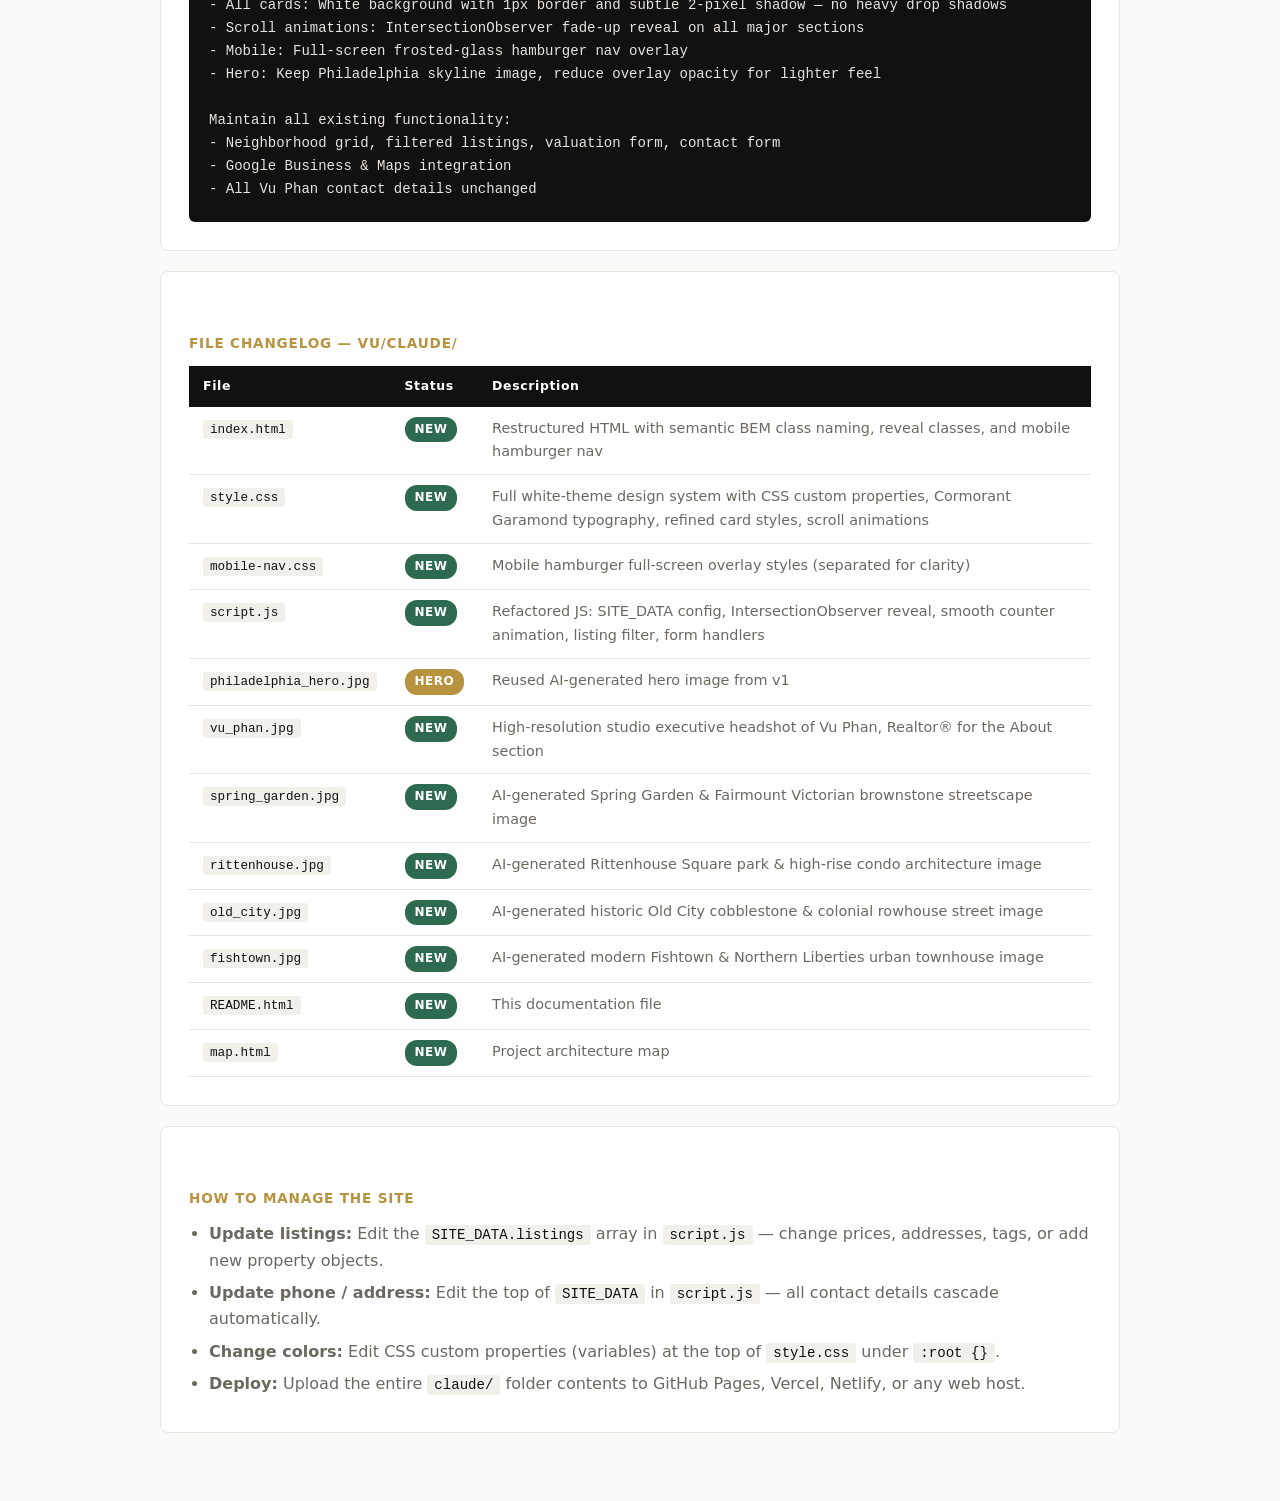
<file: vu/README.html>
<!DOCTYPE html>
<html lang="en">
<head>
  <meta charset="UTF-8">
  <meta name="viewport" content="width=device-width, initial-scale=1.0">
  <title>README — Vu Phan, Realtor® (White Theme Redesign)</title>
  <style>
    :root { --gold: #B8933F; --ink: #111110; --muted: #6B6860; --border: #E8E5DF; --bg: #FAFAF8; }
    * { box-sizing: border-box; margin: 0; padding: 0; }
    body { font-family: 'Segoe UI', system-ui, sans-serif; background: var(--bg); color: var(--ink); line-height: 1.65; padding: 48px 24px; }
    .page { max-width: 960px; margin: 0 auto; }
    h1 { font-size: 2rem; border-bottom: 2px solid var(--gold); padding-bottom: 12px; margin-bottom: 8px; }
    h2 { font-size: 1.2rem; margin: 32px 0 12px; color: var(--gold); text-transform: uppercase; letter-spacing: 0.06em; font-size: 0.85rem; }
    .card { background: #fff; border: 1px solid var(--border); border-radius: 8px; padding: 28px; margin-bottom: 20px; }
    p { color: var(--muted); margin-bottom: 10px; }
    code { background: #F2F0EB; padding: 2px 7px; border-radius: 3px; font-size: 0.88em; color: var(--ink); font-family: 'Courier New', monospace; }
    pre { background: var(--ink); color: #E8E5DF; padding: 20px; border-radius: 6px; overflow-x: auto; font-size: 0.875rem; line-height: 1.65; white-space: pre-wrap; }
    table { width: 100%; border-collapse: collapse; font-size: 0.9rem; }
    th { background: var(--ink); color: #fff; padding: 10px 14px; text-align: left; font-weight: 600; font-size: 0.78rem; letter-spacing: 0.05em; }
    td { padding: 10px 14px; border-bottom: 1px solid var(--border); color: var(--muted); vertical-align: top; }
    td:first-child { color: var(--ink); font-weight: 500; }
    .badge { display: inline-block; background: var(--gold); color: #fff; padding: 3px 10px; border-radius: 12px; font-size: 0.75rem; font-weight: 700; letter-spacing: 0.04em; }
    .badge-new { background: #2D6A4F; }
    ul { padding-left: 20px; color: var(--muted); }
    li { margin-bottom: 6px; }
  </style>
</head>
<body>
<div class="page">

  <h1>README — Vu Phan, Realtor® Website</h1>
  <p style="color:var(--muted); margin-bottom:28px;"><span class="badge">v2.0 — White Theme Redesign</span> &nbsp; Saved in: <code>VU/claude/</code> &nbsp; Date: August 2026</p>

  <div class="card">
    <h2>Business Information</h2>
    <table>
      <tr><td>Name</td><td>Vu Phan, Realtor®</td></tr>
      <tr><td>Brokerage</td><td>RE/MAX Access</td></tr>
      <tr><td>Address</td><td>100 Spring Garden St, Philadelphia, PA 19123</td></tr>
      <tr><td>Phone</td><td>215-713-6655</td></tr>
      <tr><td>Google Business</td><td><a href="https://www.google.com/maps/place/Vu+Phan,+Realtor%C2%AE/@39.9594715,-75.1394882" target="_blank">Google Maps Profile →</a></td></tr>
      <tr><td>Hero Image</td><td>AI-generated: luxury home exterior + Philadelphia skyline at twilight</td></tr>
    </table>
  </div>

  <div class="card">
    <h2>Design Changes in v2.0 (White Theme)</h2>
    <table>
      <tr><th>Element</th><th>v1 (VU/)</th><th>v2 — White Theme (VU/claude/)</th></tr>
      <tr><td>Background</td><td>Dark navy sections</td><td>Pure white (#FFFFFF) throughout</td></tr>
      <tr><td>Color Palette</td><td>Navy + Gold</td><td>Ink Black + Warm Gold (#B8933F) on white</td></tr>
      <tr><td>Typography</td><td>Cinzel + Plus Jakarta Sans</td><td>Cormorant Garamond + Inter (more editorial)</td></tr>
      <tr><td>Navbar</td><td>Fixed dark</td><td>Transparent over hero → crisp white on scroll</td></tr>
      <tr><td>Stat Bar</td><td>Dark navy background</td><td>White with thin rule borders</td></tr>
      <tr><td>Cards</td><td>Heavy shadow</td><td>Subtle 2px shadow + thin 1px border</td></tr>
      <tr><td>Sections</td><td>Alternating dark/light</td><td>White, off-white (#FAFAF8), cream (#F5F3EE)</td></tr>
      <tr><td>Hero text</td><td>Bold/heavy weight</td><td>Thin 300-weight serif headline</td></tr>
      <tr><td>Animations</td><td>None</td><td>IntersectionObserver scroll-reveal on every section</td></tr>
      <tr><td>Mobile nav</td><td>Hidden</td><td>Full-screen frosted-glass overlay</td></tr>
    </table>
  </div>

  <div class="card">
    <h2>AI Prompt — Website Redesign (White Theme)</h2>
    <pre>Redesign the existing "Vu Phan, Realtor®" one-page real estate website with a clean white background aesthetic.

Design Requirements:
- Primary background: Pure white (#FFFFFF)
- Alternating section backgrounds: Off-white (#FAFAF8) and Cream (#F5F3EE)
- Accent: Warm gold (#B8933F) for headings, icons, and call-to-action highlights
- Text: Deep charcoal/ink (#111110) for headings, muted slate (#6B6860) for body
- Dark sections: Reserved ONLY for Hero overlay, Valuation section, and Footer
- Typography: Cormorant Garamond (serif, italic headings) + Inter (clean sans body)
- Navbar: Fully transparent over hero image, transitions to white with blur backdrop on scroll
- All cards: White background with 1px border and subtle 2-pixel shadow — no heavy drop shadows
- Scroll animations: IntersectionObserver fade-up reveal on all major sections
- Mobile: Full-screen frosted-glass hamburger nav overlay
- Hero: Keep Philadelphia skyline image, reduce overlay opacity for lighter feel

Maintain all existing functionality:
- Neighborhood grid, filtered listings, valuation form, contact form
- Google Business & Maps integration
- All Vu Phan contact details unchanged
</pre>
  </div>

  <div class="card">
    <h2>File Changelog — VU/claude/</h2>
    <table>
      <tr><th>File</th><th>Status</th><th>Description</th></tr>
      <tr><td><code>index.html</code></td><td><span class="badge badge-new">NEW</span></td><td>Restructured HTML with semantic BEM class naming, reveal classes, and mobile hamburger nav</td></tr>
      <tr><td><code>style.css</code></td><td><span class="badge badge-new">NEW</span></td><td>Full white-theme design system with CSS custom properties, Cormorant Garamond typography, refined card styles, scroll animations</td></tr>
      <tr><td><code>mobile-nav.css</code></td><td><span class="badge badge-new">NEW</span></td><td>Mobile hamburger full-screen overlay styles (separated for clarity)</td></tr>
      <tr><td><code>script.js</code></td><td><span class="badge badge-new">NEW</span></td><td>Refactored JS: SITE_DATA config, IntersectionObserver reveal, smooth counter animation, listing filter, form handlers</td></tr>
      <tr><td><code>philadelphia_hero.jpg</code></td><td><span class="badge">HERO</span></td><td>Reused AI-generated hero image from v1</td></tr>
      <tr><td><code>vu_phan.jpg</code></td><td><span class="badge badge-new">NEW</span></td><td>High-resolution studio executive headshot of Vu Phan, Realtor® for the About section</td></tr>
      <tr><td><code>spring_garden.jpg</code></td><td><span class="badge badge-new">NEW</span></td><td>AI-generated Spring Garden & Fairmount Victorian brownstone streetscape image</td></tr>
      <tr><td><code>rittenhouse.jpg</code></td><td><span class="badge badge-new">NEW</span></td><td>AI-generated Rittenhouse Square park & high-rise condo architecture image</td></tr>
      <tr><td><code>old_city.jpg</code></td><td><span class="badge badge-new">NEW</span></td><td>AI-generated historic Old City cobblestone & colonial rowhouse street image</td></tr>
      <tr><td><code>fishtown.jpg</code></td><td><span class="badge badge-new">NEW</span></td><td>AI-generated modern Fishtown & Northern Liberties urban townhouse image</td></tr>
      <tr><td><code>README.html</code></td><td><span class="badge badge-new">NEW</span></td><td>This documentation file</td></tr>
      <tr><td><code>map.html</code></td><td><span class="badge badge-new">NEW</span></td><td>Project architecture map</td></tr>
    </table>
  </div>

  <div class="card">
    <h2>How to Manage the Site</h2>
    <ul>
      <li><strong>Update listings:</strong> Edit the <code>SITE_DATA.listings</code> array in <code>script.js</code> — change prices, addresses, tags, or add new property objects.</li>
      <li><strong>Update phone / address:</strong> Edit the top of <code>SITE_DATA</code> in <code>script.js</code> — all contact details cascade automatically.</li>
      <li><strong>Change colors:</strong> Edit CSS custom properties (variables) at the top of <code>style.css</code> under <code>:root {}</code>.</li>
      <li><strong>Deploy:</strong> Upload the entire <code>claude/</code> folder contents to GitHub Pages, Vercel, Netlify, or any web host.</li>
    </ul>
  </div>

</div>
</body>
</html>
</file>
<file: game/style.css>
/* Custom Fonts */
@import url('https://fonts.googleapis.com/css2?family=Cinzel:wght@700;900&family=Fredoka:wght@400;600;700&family=Outfit:wght@400;600;700&display=swap');

:root {
    --bg-dark: #05070a;
    --card-bg: rgba(16, 23, 38, 0.85);
    --accent-gold: #ffc107;
    --accent-cyan: #00f2fe;
    --accent-red: #ff4757;
    --accent-purple: #9d4edd;
    --text-light: #f0f6fc;
    --text-muted: #94a3b8;
    --border-glow: rgba(0, 242, 254, 0.35);
}

* {
    box-sizing: border-box;
    margin: 0;
    padding: 0;
    user-select: none;
}

body {
    background-color: var(--bg-dark);
    background-image: 
        radial-gradient(at 10% 10%, rgba(157, 78, 221, 0.15) 0px, transparent 50%),
        radial-gradient(at 90% 90%, rgba(0, 242, 254, 0.12) 0px, transparent 50%);
    color: var(--text-light);
    font-family: 'Outfit', sans-serif;
    min-height: 100vh;
    display: flex;
    justify-content: center;
    align-items: center;
    overflow-x: hidden;
    padding: 10px;
}

/* Red Hit Flash Overlay */
#hit-flash-overlay {
    position: fixed;
    top: 0;
    left: 0;
    width: 100vw;
    height: 100vh;
    background-color: rgba(255, 71, 87, 0.45);
    pointer-events: none;
    z-index: 9999;
    opacity: 0;
    transition: opacity 0.1s ease-out;
}

#hit-flash-overlay.active {
    opacity: 1;
}

/* Main Container */
#app-container {
    width: 100%;
    max-width: 980px;
    display: flex;
    flex-direction: column;
    gap: 12px;
}

/* Header */
.game-header {
    background: var(--card-bg);
    border: 1px solid var(--border-glow);
    backdrop-filter: blur(12px);
    border-radius: 16px;
    padding: 10px 18px;
    display: flex;
    justify-content: space-between;
    align-items: center;
    box-shadow: 0 8px 32px rgba(0, 0, 0, 0.5);
    flex-wrap: wrap;
    gap: 8px;
}

.brand-title {
    display: flex;
    align-items: center;
    gap: 8px;
}

.brand-title h1 {
    font-family: 'Cinzel', serif;
    font-size: 1.4rem;
    background: linear-gradient(135deg, #fff, var(--accent-gold));
    -webkit-background-clip: text;
    -webkit-text-fill-color: transparent;
    text-shadow: 0 0 12px rgba(255, 193, 7, 0.4);
}

.header-controls {
    display: flex;
    gap: 8px;
    align-items: center;
    flex-wrap: wrap;
}

/* Gold Badge */
.gold-badge {
    background: linear-gradient(135deg, rgba(255, 193, 7, 0.2), rgba(217, 119, 6, 0.25));
    border: 1.5px solid var(--accent-gold);
    color: var(--accent-gold);
    padding: 5px 12px;
    border-radius: 20px;
    font-weight: 700;
    font-size: 0.95rem;
    box-shadow: 0 0 12px rgba(255, 193, 7, 0.3);
}

.btn-icon {
    background: rgba(255, 255, 255, 0.06);
    border: 1px solid rgba(255, 255, 255, 0.15);
    color: var(--text-light);
    padding: 6px 12px;
    border-radius: 10px;
    cursor: pointer;
    font-size: 0.85rem;
    font-weight: 600;
    transition: all 0.2s ease;
    display: flex;
    align-items: center;
    gap: 4px;
    text-decoration: none;
}

.btn-icon:hover {
    background: rgba(255, 255, 255, 0.15);
    transform: translateY(-1px);
}

/* Canvas Arena Card */
.arena-card {
    position: relative;
    background: #000;
    border-radius: 20px;
    overflow: hidden;
    border: 1.5px solid var(--border-glow);
    box-shadow: 0 12px 40px rgba(0, 0, 0, 0.8), 0 0 20px rgba(0, 242, 254, 0.2);
}

#battle-canvas {
    width: 100%;
    height: auto;
    display: block;
}

/* Mode Banner */
.mode-banner {
    position: absolute;
    top: 10px;
    left: 50%;
    transform: translateX(-50%);
    background: rgba(10, 15, 26, 0.85);
    border: 1px solid var(--accent-cyan);
    color: var(--accent-cyan);
    padding: 4px 16px;
    border-radius: 20px;
    font-size: 0.8rem;
    font-weight: bold;
    letter-spacing: 0.5px;
    backdrop-filter: blur(8px);
    z-index: 10;
}

/* Fighter Status Bars */
.battle-overlay {
    position: absolute;
    top: 45px;
    left: 0;
    width: 100%;
    padding: 0 20px;
    display: flex;
    justify-content: space-between;
    pointer-events: none;
}

.fighter-status {
    width: 260px;
    background: rgba(10, 15, 26, 0.75);
    backdrop-filter: blur(8px);
    border: 1px solid rgba(255, 255, 255, 0.12);
    border-radius: 12px;
    padding: 10px 14px;
}

.fighter-name {
    display: flex;
    justify-content: space-between;
    font-weight: 700;
    font-size: 0.9rem;
    margin-bottom: 6px;
}

.fighter-level {
    color: var(--accent-gold);
}

.bar-container {
    height: 12px;
    background: rgba(255, 255, 255, 0.1);
    border-radius: 6px;
    overflow: hidden;
}

.bar-fill {
    height: 100%;
    transition: width 0.3s cubic-bezier(0.4, 0, 0.2, 1);
}

.hp-fill {
    background: linear-gradient(90deg, #2ed573, #7bed9f);
}

.xp-fill {
    background: linear-gradient(90deg, #9d4edd, #c084fc);
}

/* Virtual D-Pad Overlay */
.dpad-container {
    position: absolute;
    bottom: 15px;
    left: 20px;
    display: grid;
    grid-template-columns: repeat(3, 40px);
    grid-template-rows: repeat(3, 40px);
    gap: 4px;
    z-index: 20;
}

.btn-dpad {
    background: rgba(15, 23, 42, 0.85);
    border: 1.5px solid var(--accent-cyan);
    color: #fff;
    font-size: 1.1rem;
    border-radius: 10px;
    cursor: pointer;
    display: flex;
    justify-content: center;
    align-items: center;
    backdrop-filter: blur(6px);
    transition: background 0.1s;
}

.btn-dpad:active, .btn-dpad.active {
    background: var(--accent-cyan);
    color: #000;
}

.dpad-up { grid-column: 2; grid-row: 1; }
.dpad-left { grid-column: 1; grid-row: 2; }
.dpad-right { grid-column: 3; grid-row: 2; }
.dpad-down { grid-column: 2; grid-row: 3; }

/* Level Badge */
.level-badge {
    position: absolute;
    bottom: 12px;
    right: 20px;
    background: rgba(10, 15, 26, 0.85);
    border: 1px solid var(--accent-gold);
    color: var(--accent-gold);
    padding: 4px 14px;
    border-radius: 16px;
    font-size: 0.85rem;
    font-weight: 700;
}

/* Timer Container */
.timer-container {
    width: 100%;
    height: 8px;
    background: rgba(255, 255, 255, 0.1);
    border-radius: 4px;
    overflow: hidden;
    display: none;
}

.timer-container.active {
    display: block;
}

.timer-fill {
    height: 100%;
    background: linear-gradient(90deg, var(--accent-cyan), var(--accent-red));
    width: 100%;
    transition: width 0.1s linear;
}

/* Math Panel */
.math-panel {
    background: var(--card-bg);
    border: 1px solid var(--border-glow);
    backdrop-filter: blur(12px);
    border-radius: 16px;
    padding: 18px;
    display: grid;
    grid-template-columns: 1fr auto;
    gap: 16px;
    box-shadow: 0 8px 32px rgba(0, 0, 0, 0.5);
}

.question-box {
    display: flex;
    flex-direction: column;
    justify-content: center;
    gap: 8px;
}

.question-text {
    font-family: 'Fredoka', sans-serif;
    font-size: 2.2rem;
    font-weight: 700;
    color: #fff;
    letter-spacing: 1px;
}

.question-hint {
    color: var(--text-muted);
    font-size: 0.9rem;
}

/* Visual Dots for 2nd Grade Learning Support */
.visual-counters {
    display: flex;
    gap: 6px;
    flex-wrap: wrap;
    margin-top: 4px;
}

.dot-counter {
    width: 14px;
    height: 14px;
    background: var(--accent-gold);
    border-radius: 50%;
    box-shadow: 0 0 6px rgba(255, 193, 7, 0.6);
}

/* Answer Display & Attack Button */
.answer-box {
    display: flex;
    align-items: center;
    gap: 12px;
}

.answer-input-display {
    min-width: 100px;
    height: 56px;
    background: rgba(5, 7, 10, 0.8);
    border: 2px solid var(--accent-cyan);
    border-radius: 12px;
    display: flex;
    align-items: center;
    justify-content: center;
    font-family: 'Fredoka', sans-serif;
    font-size: 2rem;
    color: var(--accent-cyan);
    box-shadow: inset 0 2px 8px rgba(0, 0, 0, 0.8);
}

.btn-attack {
    height: 56px;
    padding: 0 24px;
    background: linear-gradient(135deg, var(--accent-gold), #d97706);
    border: none;
    border-radius: 12px;
    color: #05070a;
    font-family: 'Fredoka', sans-serif;
    font-size: 1.2rem;
    font-weight: 700;
    cursor: pointer;
    box-shadow: 0 4px 16px rgba(255, 193, 7, 0.4);
    transition: all 0.2s ease;
}

.btn-attack:hover {
    transform: translateY(-2px);
    box-shadow: 0 6px 20px rgba(255, 193, 7, 0.6);
}

/* Keypad Grid */
.keypad-grid {
    grid-column: span 2;
    display: grid;
    grid-template-columns: repeat(4, 1fr);
    gap: 8px;
}

.btn-key {
    height: 48px;
    background: rgba(255, 255, 255, 0.06);
    border: 1px solid rgba(255, 255, 255, 0.12);
    border-radius: 10px;
    color: #fff;
    font-family: 'Fredoka', sans-serif;
    font-size: 1.3rem;
    font-weight: 600;
    cursor: pointer;
    transition: all 0.15s ease;
}

.btn-key:hover {
    background: rgba(255, 255, 255, 0.15);
}

.btn-key:active {
    transform: scale(0.96);
    background: var(--accent-cyan);
    color: #000;
}

.action-del {
    background: rgba(255, 71, 87, 0.15);
    border-color: rgba(255, 71, 87, 0.3);
    color: var(--accent-red);
}

.action-clear {
    background: rgba(255, 193, 7, 0.15);
    border-color: rgba(255, 193, 7, 0.3);
    color: var(--accent-gold);
}

/* Scratchpad Section */
.scratchpad-container {
    background: var(--card-bg);
    border: 1px solid var(--border-glow);
    border-radius: 16px;
    padding: 12px;
    display: none;
}

.scratchpad-container.active {
    display: block;
}

.scratchpad-toolbar {
    display: flex;
    justify-content: space-between;
    align-items: center;
    margin-bottom: 8px;
}

.scratchpad-title {
    font-weight: 600;
    color: var(--accent-gold);
    font-size: 0.9rem;
}

#scratch-canvas {
    width: 100%;
    background: #090d14;
    border-radius: 10px;
    border: 1px dashed rgba(255, 255, 255, 0.2);
    cursor: crosshair;
}

/* Modals */
.modal-overlay {
    position: fixed;
    top: 0;
    left: 0;
    width: 100vw;
    height: 100vh;
    background: rgba(5, 7, 10, 0.85);
    backdrop-filter: blur(10px);
    display: flex;
    justify-content: center;
    align-items: center;
    z-index: 100;
    opacity: 0;
    pointer-events: none;
    transition: opacity 0.25s ease;
}

.modal-overlay.active {
    opacity: 1;
    pointer-events: auto;
}

.modal-card {
    background: #0f172a;
    border: 1px solid var(--border-glow);
    border-radius: 20px;
    padding: 24px;
    width: 90%;
    max-width: 600px;
    max-height: 85vh;
    overflow-y: auto;
    box-shadow: 0 20px 50px rgba(0, 0, 0, 0.8);
}

.modal-header {
    display: flex;
    justify-content: space-between;
    align-items: center;
    margin-bottom: 16px;
}

.modal-header h2 {
    font-family: 'Cinzel', serif;
    color: var(--accent-gold);
    font-size: 1.4rem;
}

.btn-close {
    background: none;
    border: none;
    color: var(--text-muted);
    font-size: 1.8rem;
    cursor: pointer;
}

/* Shop Modal Styling */
.shop-grid {
    display: grid;
    grid-template-columns: repeat(2, 1fr);
    gap: 12px;
    margin-top: 14px;
}

.shop-card {
    background: #162032;
    border: 1px solid rgba(255, 255, 255, 0.1);
    border-radius: 12px;
    padding: 14px;
    display: flex;
    flex-direction: column;
    justify-content: space-between;
    gap: 10px;
}

.shop-card.purchased {
    border-color: var(--accent-gold);
    background: rgba(255, 193, 7, 0.08);
}

.shop-card-header {
    display: flex;
    gap: 10px;
    align-items: center;
}

.shop-icon {
    font-size: 2rem;
}

.shop-title h4 {
    color: var(--accent-gold);
    font-size: 0.95rem;
}

.shop-title p {
    font-size: 0.78rem;
    color: var(--text-muted);
    margin-top: 2px;
}

.btn-buy {
    width: 100%;
    padding: 8px;
    background: linear-gradient(135deg, var(--accent-gold), #d97706);
    border: none;
    border-radius: 8px;
    color: #05070a;
    font-weight: bold;
    cursor: pointer;
    font-size: 0.85rem;
}

.btn-buy.equipped {
    background: rgba(46, 213, 115, 0.2);
    color: #2ed573;
    border: 1px solid #2ed573;
    cursor: default;
}

/* Level Map Grid */
.level-map-grid {
    display: grid;
    grid-template-columns: repeat(2, 1fr);
    gap: 12px;
}

.map-level-card {
    background: #162032;
    border: 1px solid rgba(255, 255, 255, 0.1);
    border-radius: 12px;
    padding: 14px;
    opacity: 0.5;
    cursor: not-allowed;
}

.map-level-card.unlocked {
    opacity: 1;
    cursor: pointer;
    border-color: var(--accent-cyan);
}

.map-level-card.unlocked:hover {
    background: rgba(0, 242, 254, 0.1);
}

.map-level-title {
    font-weight: 700;
    color: var(--accent-gold);
    font-size: 0.95rem;
}

.map-level-desc {
    font-size: 0.8rem;
    color: var(--text-muted);
    margin-top: 4px;
}

/* Setting Group */
.setting-group {
    background: #162032;
    border-radius: 12px;
    padding: 14px;
    margin-bottom: 12px;
}

.setting-label {
    font-weight: 600;
    color: var(--accent-cyan);
    margin-bottom: 10px;
    display: block;
}

.checkbox-group {
    display: flex;
    flex-direction: column;
    gap: 8px;
}

.checkbox-item {
    display: flex;
    align-items: center;
    gap: 8px;
    cursor: pointer;
    font-size: 0.9rem;
}

/* Reward Popup Card */
.chest-reward-card {
    text-align: center;
}

.chest-icon-large {
    font-size: 4rem;
    margin-bottom: 10px;
    animation: bounce 1.5s infinite;
}

@keyframes bounce {
    0%, 100% { transform: translateY(0); }
    50% { transform: translateY(-10px); }
}

.reward-title {
    font-family: 'Cinzel', serif;
    color: var(--accent-gold);
    font-size: 1.6rem;
    margin-bottom: 8px;
}

.reward-desc {
    color: var(--text-light);
    font-size: 1rem;
}
</file>
